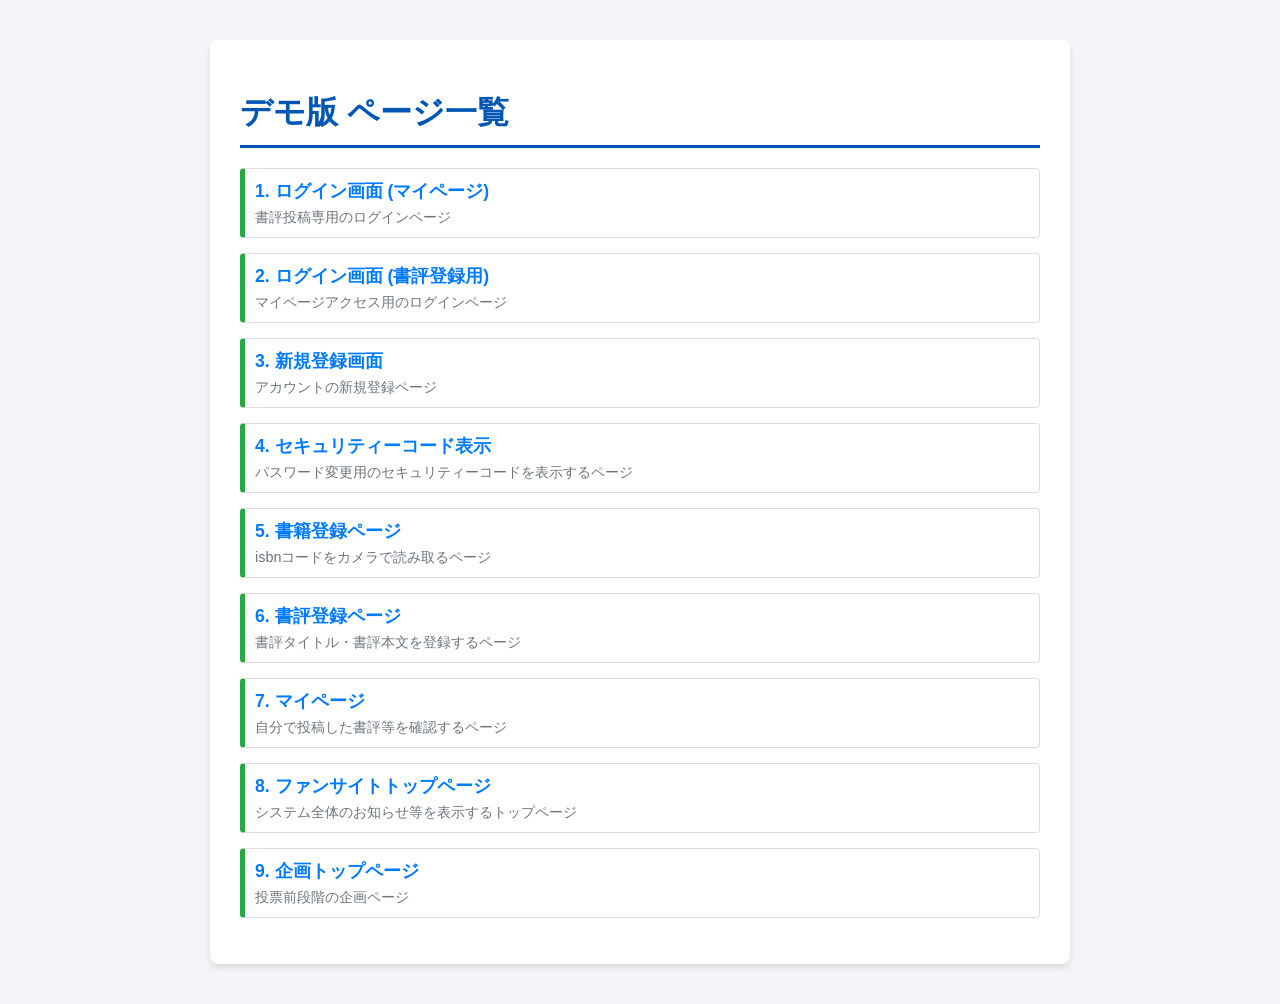
<file: index.html>
<!DOCTYPE html>
<html lang="ja">
<head>
    <meta charset="UTF-8">
    <meta name="viewport" content="width=device-width, initial-scale=1.0">
    <title>システムデモ版 ページ一覧</title>
    <style>
        body {
            font-family: 'Segoe UI', Tahoma, Geneva, Verdana, sans-serif;
            margin: 40px;
            background-color: #f4f4f9;
            color: #333;
        }
        .container {
            max-width: 800px;
            margin: 0 auto;
            background-color: #fff;
            padding: 30px;
            border-radius: 8px;
            box-shadow: 0 4px 6px rgba(0, 0, 0, 0.1);
        }
        h1 {
            color: #0056b3;
            border-bottom: 3px solid #0056b3;
            padding-bottom: 10px;
            margin-bottom: 20px;
        }
        ul {
            list-style: none;
            padding: 0;
        }
        li {
            margin-bottom: 15px;
            padding: 10px;
            border: 1px solid #ddd;
            border-left: 5px solid #28a745;
            border-radius: 4px;
            transition: background-color 0.3s;
        }
        li:hover {
            background-color: #e9ecef;
        }
        a {
            text-decoration: none;
            color: #007bff;
            font-weight: bold;
            display: block;
            font-size: 1.1em;
        }
        a:hover {
            text-decoration: underline;
            color: #0056b3;
        }
        .description {
            display: block;
            font-size: 0.9em;
            color: #6c757d;
            margin-top: 5px;
        }
    </style>
</head>
<body>

<div class="container">
    <h1>デモ版 ページ一覧</h1>

    <ul>
        <li>
            <a href="https://knagaki1225.github.io/20251211_demo/auth/login">1. ログイン画面 (マイページ)</a>
            <span class="description">書評投稿専用のログインページ</span>
        </li>
        <li>
            <a href="https://knagaki1225.github.io/20251211_demo/auth/login?projectId=1">2. ログイン画面 (書評登録用)</a>
            <span class="description">マイページアクセス用のログインページ</span>
        </li>
        <li>
            <a href="https://knagaki1225.github.io/20251211_demo/auth/signup">3. 新規登録画面</a>
            <span class="description">アカウントの新規登録ページ</span>
        </li>
        <li>
            <a href="https://knagaki1225.github.io/20251211_demo/auth/security">4. セキュリティーコード表示</a>
            <span class="description">パスワード変更用のセキュリティーコードを表示するページ</span>
        </li>
        <li>
            <a href="https://knagaki1225.github.io/20251211_demo/books/isbn-search.html">5. 書籍登録ページ</a>
            <span class="description">isbnコードをカメラで読み取るページ</span>
        </li>
        <li>
            <a href="https://knagaki1225.github.io/20251211_demo/books/review-form.html">6. 書評登録ページ</a>
            <span class="description">書評タイトル・書評本文を登録するページ</span>
        </li>
        <li>
            <a href="https://knagaki1225.github.io/20251211_demo/books/mypage">7. マイページ</a>
            <span class="description">自分で投稿した書評等を確認するページ</span>
        </li>
        <li>
            <a href="https://knagaki1225.github.io/20251211_demo/fansite/top">8. ファンサイトトップページ</a>
            <span class="description">システム全体のお知らせ等を表示するトップページ</span>
        </li>
        <li>
            <a href="https://knagaki1225.github.io/20251211_demo/plan/first-ex">9. 企画トップページ</a>
            <span class="description">投票前段階の企画ページ</span>
        </li>
    </ul>
</div>

</body>
</html>
</file>
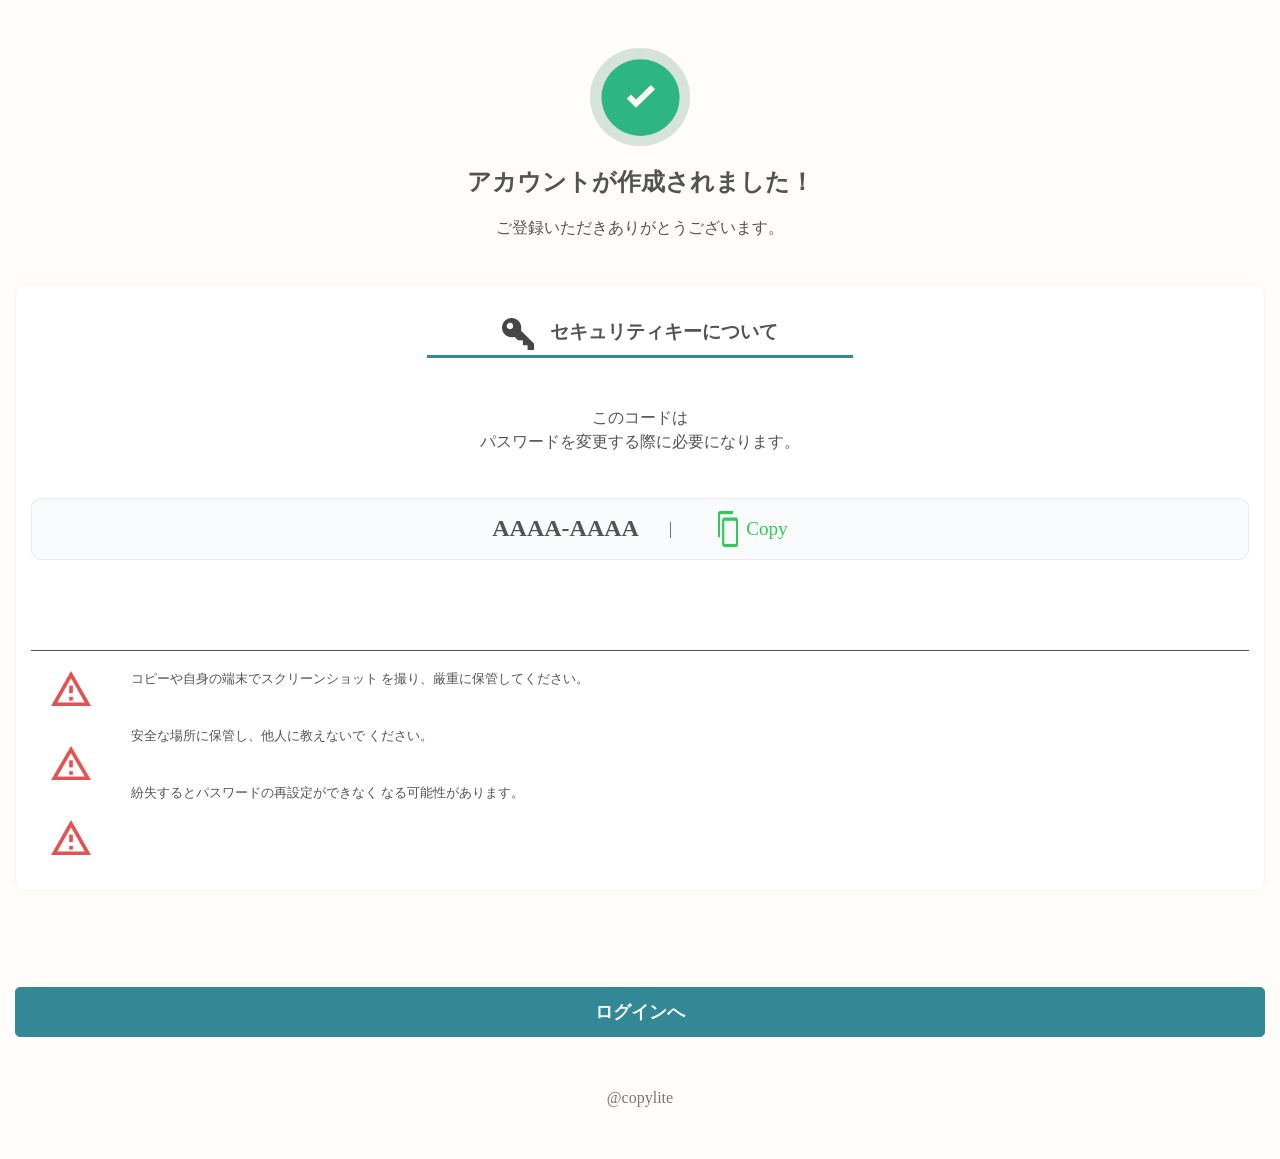
<file: auth/security.html>
<!DOCTYPE html>
<html lang="ja">

<head>
    <meta charset="UTF-8">
    <meta name="viewport" content="width=device-width, initial-scale=1.0">
    <title>セキュリティ</title>
    <link rel="stylesheet" href="../css/auth/security.css">
    <link rel="stylesheet" href="../css/main.css">
    <link rel="stylesheet" href="https://cdnjs.cloudflare.com/ajax/libs/font-awesome/6.0.0-beta3/css/all.min.css">
</head>

<body>


    <main>
        <div class="form-container">
            <div class="check-img-div">
                <img src="../img/check.png" class="check-img" alt="">
            </div>
            <div class="complete-text">
                <h2>アカウントが作成されました！</h2>
                <div class="text-gap">
                    <p class="intro-text">ご登録いただきありがとうございます。</p>
                </div>
            </div>
            <div class="info-box">
                <div class="container">
                    <div class="key-box">
                        <img class="key-img" src="../img/key.png" alt="">
                        <h3>セキュリティキーについて</h3>
                    </div>
                    <div class="underline"></div>
                </div>
                <div class="text-gap">
                    <p class="intro-text">このコードは</p>
                    <p class="intro-text">パスワードを変更する際に必要になります。</p>
                </div>
                <div class="security-code">
                    <p class="security-code-text">AAAA-AAAA</p>
                    <p class="space">|</p>
                    <div class="copy-box">
                        <img src="../img/darft2.png" class="security-img" alt="">
                        <p>Copy</p>
                    </div>
                </div>
                <div class="border-security"></div>
                <div class="squea-box">
                    <div class="maku-box">
                        <img src="../img/!.png" class="maku-security" alt="">
                        <img src="../img/!.png" class="maku-security" alt="">
                        <img src="../img/!.png" class="maku-security" alt="">
                    </div>
                    <div class="maku-text">
                        <p>コピーや自身の端末でスクリーンショット
                            を撮り、厳重に保管してください。</p>
                        <p>安全な場所に保管し、他人に教えないで
                            ください。</p>
                        <p>紛失するとパスワードの再設定ができなく
                            なる可能性があります。</p>
                    </div>
                </div>
            </div>
            <div>
                <a href="login.html?projectId=1" class="btn btn-next-step" id="btn-next-step">
                    ログインへ
                </a>
            </div>
            <footer>@copylite</footer>
    </main>
    <script src="../js/security.js"></script>
</body>

</html>
</file>
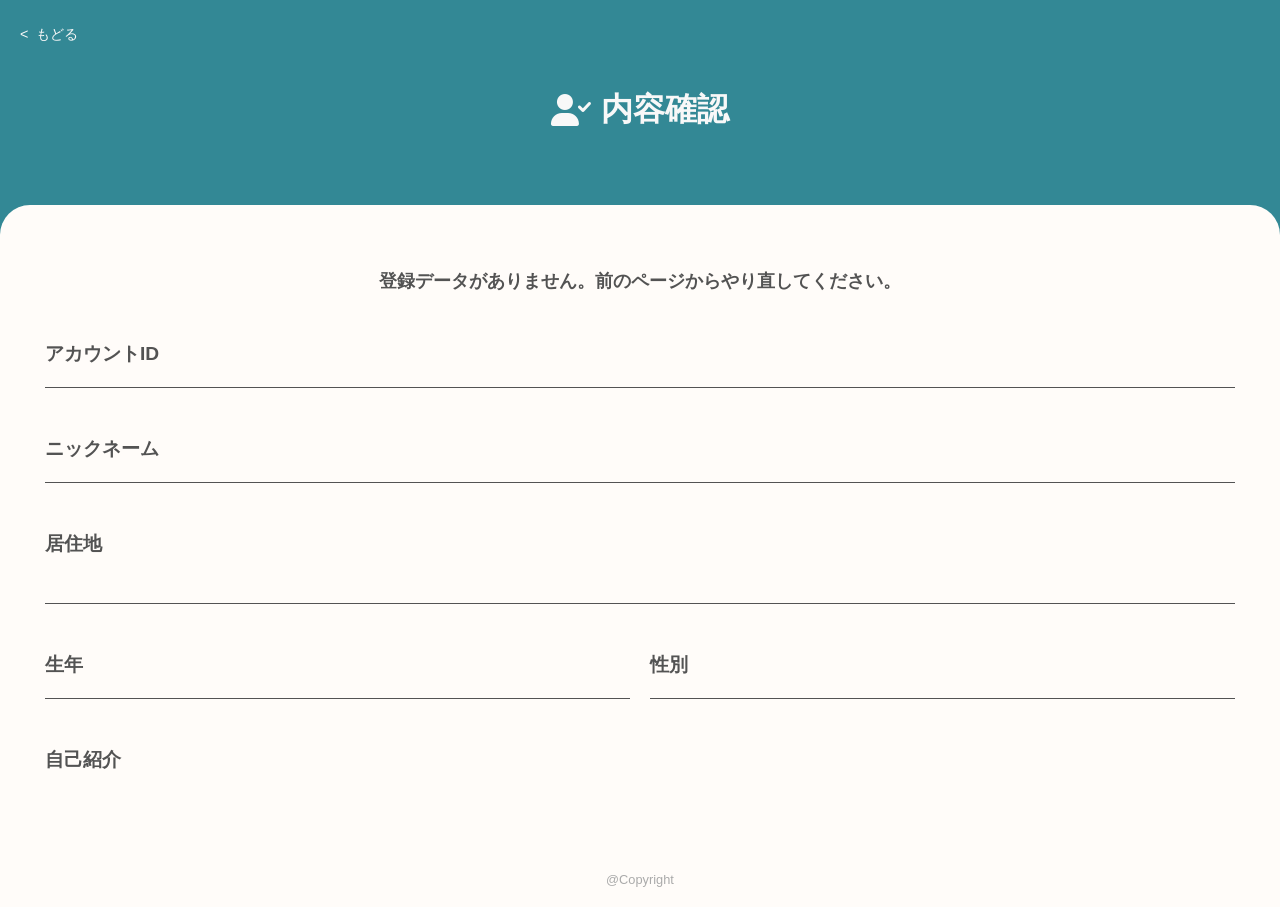
<file: auth/signup-confirm.html>
<!DOCTYPE html>
<html lang="ja">

<head>
    <meta charset="UTF-8">
    <meta name="viewport" content="width=device-width, initial-scale=1.0">
    <title>内容確認</title>
    <link rel="stylesheet" href="../css/auth/signup-confirm.css">
    <link rel="stylesheet" href="../css/main.css">
    <link rel="stylesheet" href="https://cdnjs.cloudflare.com/ajax/libs/font-awesome/6.0.0-beta3/css/all.min.css">
</head>

<body>

    <header class="signup-header">
        <a href="signup.html" class="back-link" id="back-link-with-data">&lt;&nbsp;&nbsp;もどる</a>
        <h1><i class="fas fa-user-check"></i> 内容確認</h1>
    </header>

    <main>
        <div class="form-container">
            <p class="intro-text">内容に誤りがないか、よくご確認ください</p>

            <div class="details-list">
                <div class="detail-item">
                    <label>アカウントID</label>
                    <div class="value-display" id="display-account-id">
                    </div>
                </div>

                <div class="detail-item">
                    <label>ニックネーム</label>
                    <div class="value-display" id="display-nickname">
                    </div>
                </div>

                <div class="detail-item">
                    <label>居住地</label>
                    <div class="value-display inline-values">
                        <span id="display-prefecture"></span>
                        <span id="display-city"></span>
                    </div>
                </div>

                <div class="inline-group">
                    <div class="detail-item half-width">
                        <label>生年</label>
                        <div class="value-display" id="display-year">
                        </div>
                    </div>
                    <div class="detail-item half-width">
                        <label>性別</label>
                        <div class="value-display" id="display-gender">
                        </div>
                    </div>
                </div>

                <div class="detail-item">
                    <label>自己紹介</label>
                    <div class="value-display-bio" id="display-bio">
                    </div>
                </div>
            </div>

            <a href="login.html" class="btn-create-account">アカウントを作成する</a>

        </div>
    </main>

    <footer>
        <p class="copyright">@Copyright</p>
    </footer>

    <script src="../js/signup-confirm.js"></script>
    <script src="../js/theme.js"></script>
</body>

</html>
</file>
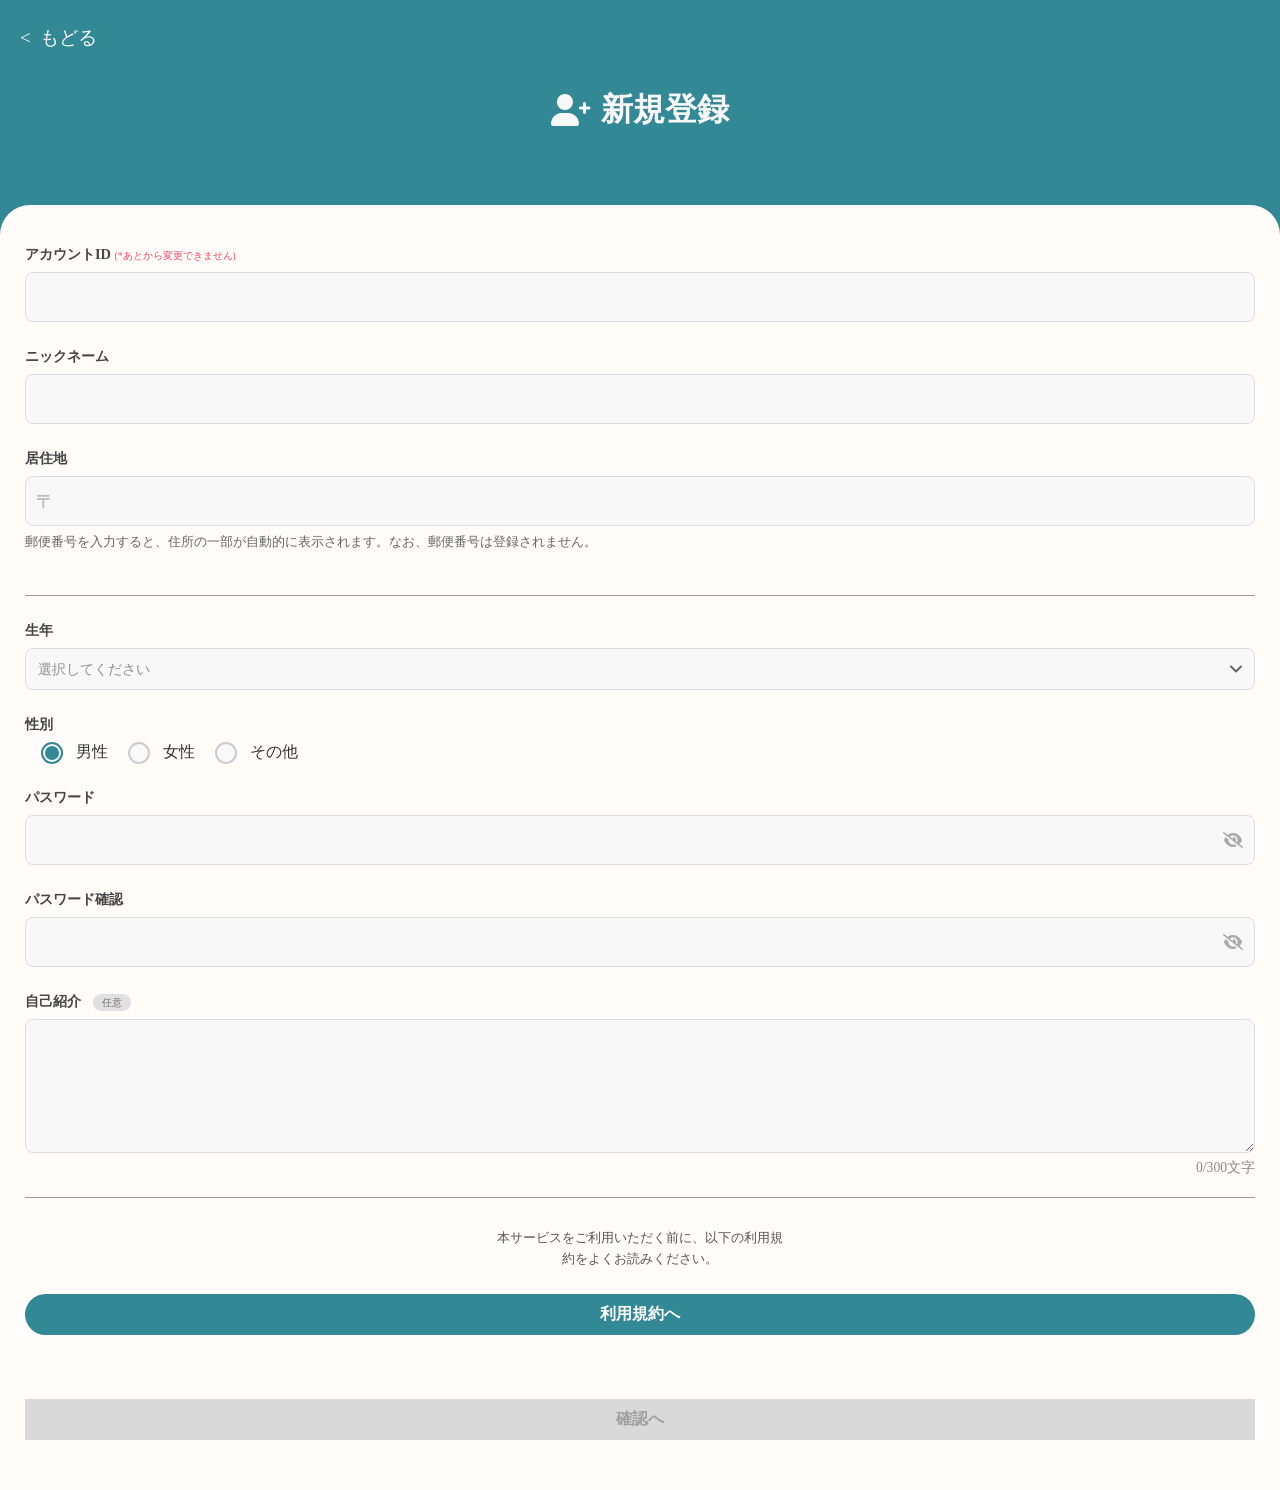
<file: auth/signup.html>
<!DOCTYPE html>
<html lang="ja">

<head>
    <meta charset="UTF-8">
    <meta name="viewport" content="width=device-width, initial-scale=1.0">
    <title>新規登録</title>

    <link rel="stylesheet" href="../css/auth/signup.css">
    <link rel="stylesheet" href="../css/main.css">
    <link rel="stylesheet" href="https://cdnjs.cloudflare.com/ajax/libs/font-awesome/6.0.0-beta3/css/all.min.css">
</head>

<body>

    <header class="signup-header">
        <a href="login.html?projectId=1" class="back-link">&lt;&nbsp;&nbsp;もどる</a>
        <h1><i class="fas fa-user-plus"></i> 新規登録</h1>
    </header>

    <main>
        <div class="form-container">
            <form id="signup-form">
                <div class="form-group">
                    <label for="account-id">アカウントID <span style="color: #FF4564">(*あとから変更できません)</span></label>
                    <input type="text" id="account-id" name="account-id">
                </div>
                <div class="form-group">
                    <label for="nickname">ニックネーム</label>
                    <input type="text" id="nickname" name="nickname">
                </div>
                <div class="form-group">
                    <label for="postal-code">居住地</label>
                    <div class="postal-code-wrapper">
                        <span>〒</span>
                        <input type="number" placeholder="" id="postal-code" name="postal-code">
                    </div>
                    <p class="note">郵便番号を入力すると、住所の一部が自動的に表示されます。なお、郵便番号は登録されません。</p>
                    <div class="address-display">
                        <span id="prefecture"></span>
                        <span id="city"></span>
                    </div>
                </div>
                <div class="form-group">
                    <label for="birth-year">生年</label>
                    <select id="birth-year" name="birth-year">
                        <option value="" selected hidden>選択してください</option>
                    </select>
                </div>
                <div class="form-group">
                    <label>性別</label>
                    <div class="radio-group">
                        <input type="radio" id="male" name="gender" value="male" checked>
                        <label for="male" class="radio-label">男性</label>

                        <input type="radio" id="female" name="gender" value="female">
                        <label for="female" class="radio-label">女性</label>

                        <input type="radio" id="other" name="gender" value="other">
                        <label for="other" class="radio-label">その他</label>
                    </div>
                </div>
                <div class="form-group">
                    <label for="password">パスワード</label>
                    <div class="password-wrapper">
                        <input type="password" id="password" name="password">
                        <i class="fas fa-eye-slash toggle-password"></i>
                    </div>
                </div>
                <div class="form-group">
                    <label for="password-confirm">パスワード確認</label>
                    <div class="password-wrapper">
                        <input type="password" id="password-confirm" name="password-confirm">
                        <i class="fas fa-eye-slash toggle-password"></i>
                    </div>
                </div>
                <div class="form-group bio-wrapper">
                    <label for="bio">自己紹介 <span class="optional-tag">任意</span></label>
                    <textarea id="bio" name="bio" rows="6"></textarea>
                    <div class="char-count"><span id="current-count">0</span>/300文字</div>
                </div>
            </form>
            <hr class="form-divider">
            <p class="terms-notice">
                本サービスをご利用いただく前に、以下の利用規
                <br>約をよくお読みください。
            </p>

            <a href="#" class="btn btn-terms" id="open-terms">利用規約へ</a>

            <a href="signup-confirm.html" class="btn-confirmation btn-submit" id="btn-to-confirm" disabled>確認へ</a>
        </div>
    </main>

    <div class="modal-overlay" id="terms-modal">
        <div class="modal-content">
            <span class="modal-close" id="close-terms">&times;</span>
            <div class="modal-header">
                <h2>利用規約</h2>
                <p class="last-updated">最終更新日: 2025/01/01</p>
            </div>
            <div class="modal-body" id="modal-body-scroll">
                <p>本サービスをご利用いただく前に、以下の利用規約をよくお読みください。本サービスに登録された場合、以下の規約に同意したものとみなします。</p>
                <section>
                    <h3>第1条（適用）</h3>
                    <p>本規約は、ユーザーが本サービスを利用する際の一切の行為に適用されます。</p>
                </section>
                <section>
                    <h3>第2条（登録）</h3>
                    <p>利用を希望する者は、本規約に同意のうえ、所定の方法により登録を行うものとします。</p>
                    <p>登録時に虚偽の情報を入力した場合や、過去に利用停止処分を受けた者の登録はお断りする場合があります。</p>
                </section>
                <section>
                    <h3>第3条（アカウント管理）</h3>
                    <p>ユーザーは、自己の責任においてIDおよびパスワードを管理・保持するものとします。</p>
                    <p>アカウントの不正使用によって生じた損害について、本サービスは一切の責任を負いません。</p>
                </section>
                <section>
                    <h3>第4条（投稿内容）</h3>
                    <p>ユーザーが投稿した書評・コメントなどの内容は、当サービス内で公開される場合があります。</p>
                    <p>ユーザーが退会した後も、投稿内容は残る場合があります（ただし個人情報は削除されます）。</p>
                    <p>法令・公序良俗に反する内容、誹謗中傷、著作権を侵害する投稿は禁止します。</p>
                </section>
                <section>
                    <h3>第5条（禁止事項）</h3>
                    <p>以下の行為を禁止します。</p>
                    <ol>
                        <li>他のユーザーまたは第三者を誹謗・中傷する行為</li>
                        <li>法令に違反する行為</li>
                        <li>営利目的での利用</li>
                        <li>本サービスの運営を妨害する行為</li>
                    </ol>
                </section>
                <section>
                    <h3>第6条（退会）</h3>
                    <p>ユーザーはいつでも退会を申請することができます。</p>
                    <p>退会後も、投稿した書評などのデータは運営上必要な範囲で保持・公開されることがあります。</p>
                </section>
                <section>
                    <h3>第7条（免責事項）</h3>
                    <p>本サービスは、提供情報の正確性・完全性を保証するものではありません。 利用によって生じたいかなる損害についても、当サービスは責任を負いません。</p>
                </section>
                <section>
                    <h3>第8条（規約の変更）</h3>
                    <p>本サービスは、必要に応じて本規約を変更することがあります。 変更後に本サービスを利用した場合は、変更後の規約に同意したものとみなします。</p>
                </section>
            </div>
            <div class="modal-footer">
                <button class="btn-agree" id="agree-terms" disabled>同意する</button>
            </div>
        </div>
    </div>


    <script src="../js/signup.js"></script>
    <script src="../js/theme.js"></script>
</body>

</html>
</file>
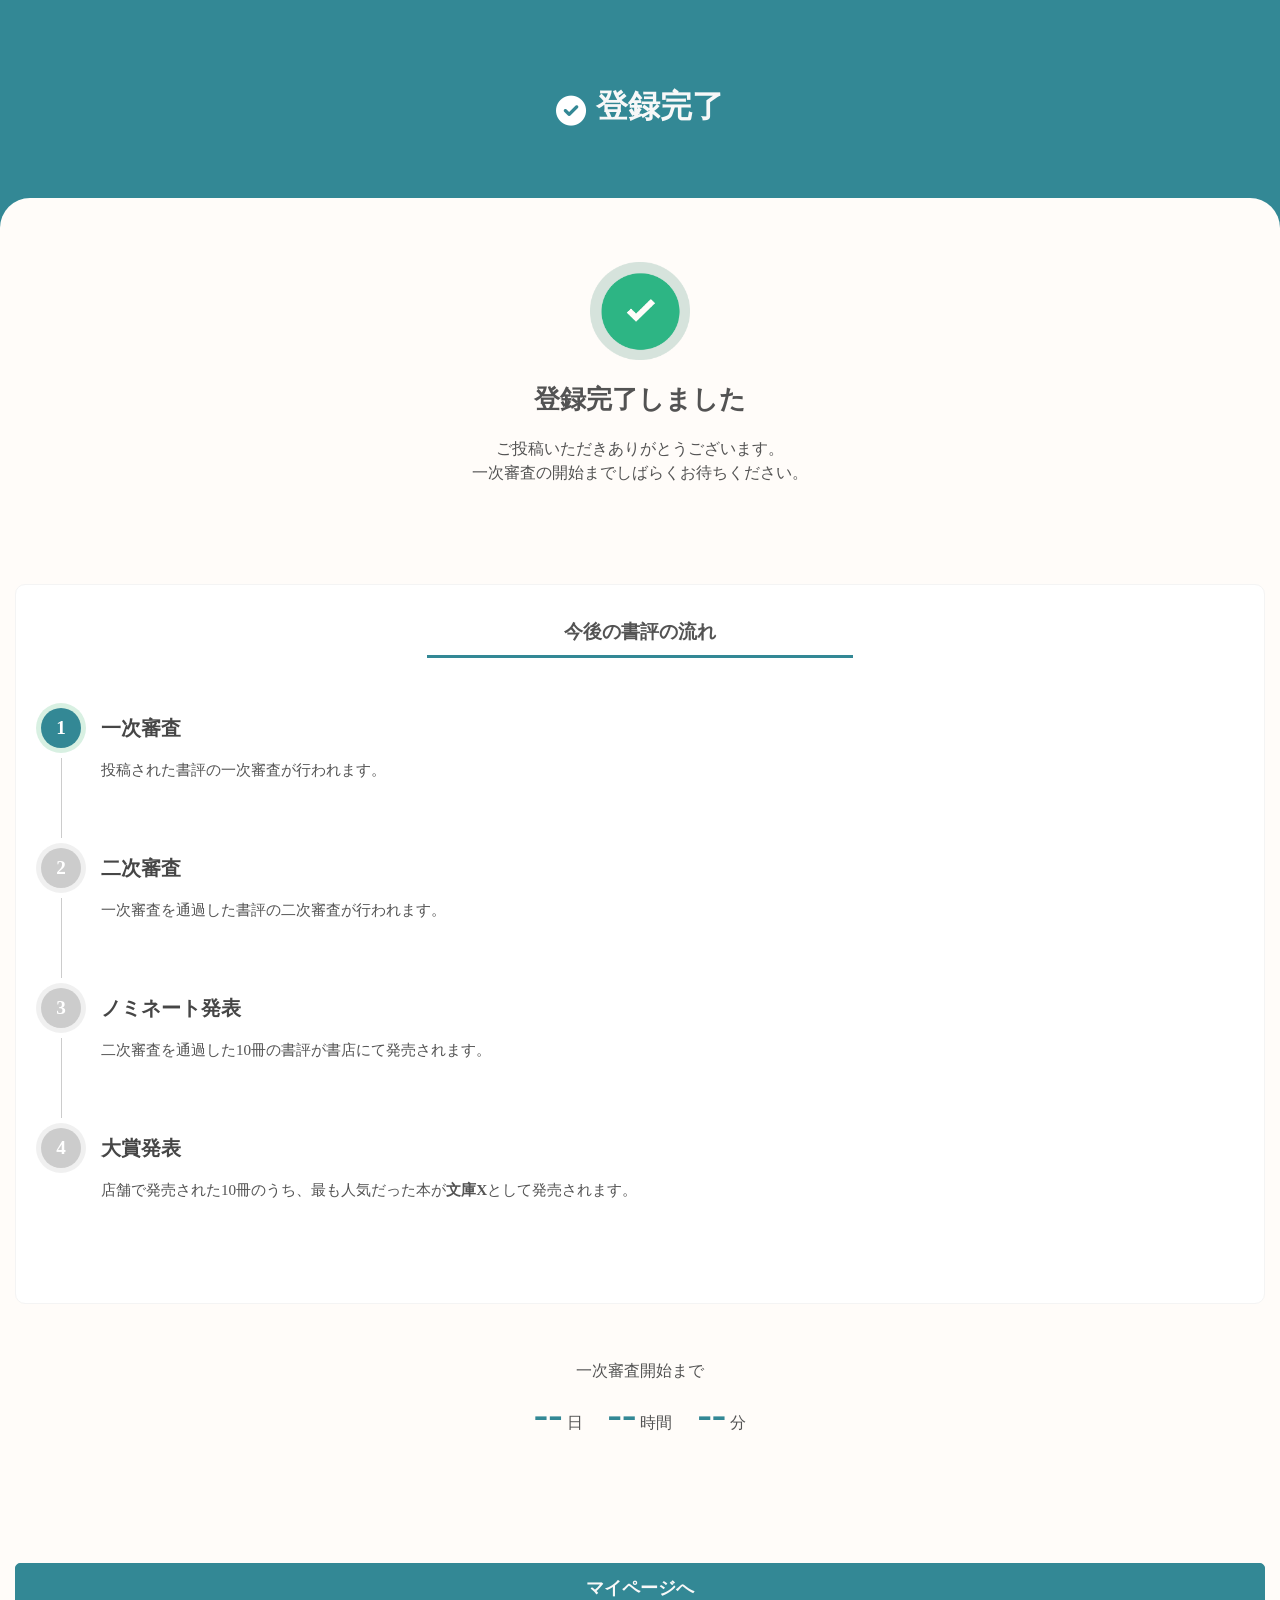
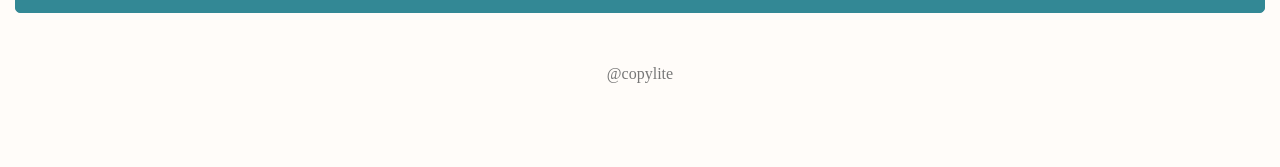
<file: books/book-complete.html>
<!DOCTYPE html>
<html lang="ja">

<head>
    <meta charset="UTF-8">
    <meta name="viewport" content="width=device-width, initial-scale=1.0">
    <title>登録完了</title>
    <link rel="stylesheet" href="../css/books/book-complete.css">
    <link rel="stylesheet" href="../css/main.css">
    <link rel="stylesheet" href="https://cdnjs.cloudflare.com/ajax/libs/font-awesome/6.0.0-beta3/css/all.min.css">
</head>

<body>
    <header class="signup-header">
        <h1>
            <div class="header-title-area" style="text-align: center; margin-bottom: 20px;">
                <h1 style="font-size: 30px; color: #333;">
                    <i class="fas fa-check-circle" style="color: white; "></i>
                </h1>
            </div>
            登録完了
        </h1>
    </header>

    <main>
        <div class="form-container">
            <div class="check-img-div">
                <img src="../img/check.png" class="check-img" alt="">
            </div>
            <div class="complete-text">
                <h2>登録完了しました</h2>
                <div class="text-gap">
                    <p class="intro-text">ご投稿いただきありがとうございます。</p>
                    <p class="intro-text">一次審査の開始までしばらくお待ちください。</p>
                </div>
            </div>
            <div class="info-box">
                <div class="container">
                    <h3>今後の書評の流れ</h3>
                    <div class="underline"></div>
                </div>
                <!-- ステップフロー -->
                <div class="timeline-container">
                    <div class="timeline-step">
                        <div class="step-marker">
                            <div class="circle green">1</div>
                            <div class="line"></div>
                        </div>
                        <div class="step-content">
                            <h3>一次審査</h3>
                            <p>投稿された書評の一次審査が行われます。</p>
                        </div>
                    </div>

                    <div class="timeline-step">
                        <div class="step-marker">
                            <div class="circle gray">2</div>
                            <div class="line"></div>
                        </div>
                        <div class="step-content">
                            <h3>二次審査</h3>
                            <p>一次審査を通過した書評の二次審査が行われます。</p>
                        </div>
                    </div>

                    <div class="timeline-step">
                        <div class="step-marker">
                            <div class="circle gray">3</div>
                            <div class="line"></div>
                        </div>
                        <div class="step-content">
                            <h3>ノミネート発表</h3>
                            <p>二次審査を通過した10冊の書評が書店にて発売されます。</p>
                        </div>
                    </div>

                    <div class="timeline-step">
                        <div class="step-marker">
                            <div class="circle gray">4</div>
                            <div class="line"></div>
                        </div>
                        <div class="step-content">
                            <h3>大賞発表</h3>
                            <p>店舗で発売された10冊のうち、最も人気だった本が<strong>文庫X</strong>として発売されます。</p>
                        </div>
                    </div>
                </div>
            </div>
            <div class="countdown-container">
                <div class="label-text">一次審査開始まで</div>
                <div class="timer-display">
                    <div class="time-group">
                        <span id="days" class="number">--</span>
                        <span class="unit">日</span>
                    </div>
                    <div class="time-group">
                        <span id="hours" class="number">--</span>
                        <span class="unit">時間</span>
                    </div>
                    <div class="time-group">
                        <span id="minutes" class="number">--</span>
                        <span class="unit">分</span>
                    </div>
                </div>
            </div>
            <div>
                <a href="#" class="btn btn-next-step" id="btn-next-step">
                    マイページへ
                </a>
            </div>
            <footer>@copylite</footer>
        </div>
    </main>

    <script>
        let countdownInterval;

        document.addEventListener('DOMContentLoaded', async function () {
            // localStorageからprojectIdを取得
            const reviewDataJson = localStorage.getItem('reviewData');
            
            if (!reviewDataJson) {
                alert('プロジェクト情報が見つかりません。');
                return;
            }

            const reviewData = JSON.parse(reviewDataJson);
            const projectId = reviewData.projectId;

            if (!projectId) {
                alert('プロジェクトIDが見つかりません。');
                return;
            }

            try {
                // APIから締切日時を取得
                const response = await fetch(`http://localhost:8080/api/projects/confirm/${projectId}`);
                
                if (response.ok) {
                    const deadlineString = await response.text();
                    const deadline = new Date(deadlineString.replace(/"/g, ''));
                    
                    // カウントダウンを開始
                    updateCountdown(deadline);
                    countdownInterval = setInterval(() => updateCountdown(deadline), 60000); // 1分ごとに更新
                    console.log(deadline);
                } else {
                    console.error('締切日時の取得に失敗しました');
                    document.getElementById('days').textContent = '--';
                    document.getElementById('hours').textContent = '--';
                    document.getElementById('minutes').textContent = '--';
                }
            } catch (error) {
                console.error('APIエラー:', error);
                document.getElementById('days').textContent = '--';
                document.getElementById('hours').textContent = '--';
                document.getElementById('minutes').textContent = '--';
            }

            // マイページへボタンのイベントリスナー
            document.getElementById('btn-next-step').addEventListener('click', function(e) {
                e.preventDefault();
                
                // localStorageをすべてクリア
                localStorage.clear();
                
                // マイページへ遷移
                window.location.href = 'mypage.html';
            });
        });

        // カウントダウンを更新する関数
        function updateCountdown(deadline) {
            const now = new Date();
            const diff = deadline - now;

            if (diff <= 0) {
                // 締切を過ぎた場合
                document.getElementById('days').textContent = '0';
                document.getElementById('hours').textContent = '0';
                document.getElementById('minutes').textContent = '0';
                if (countdownInterval) {
                    clearInterval(countdownInterval);
                }
                return;
            }

            const days = Math.floor(diff / (1000 * 60 * 60 * 24));
            const hours = Math.floor((diff % (1000 * 60 * 60 * 24)) / (1000 * 60 * 60));
            const minutes = Math.floor((diff % (1000 * 60 * 60)) / (1000 * 60));

            document.getElementById('days').textContent = days;
            document.getElementById('hours').textContent = hours;
            document.getElementById('minutes').textContent = minutes;
        }
    </script>
    
</body>

</html>
</file>
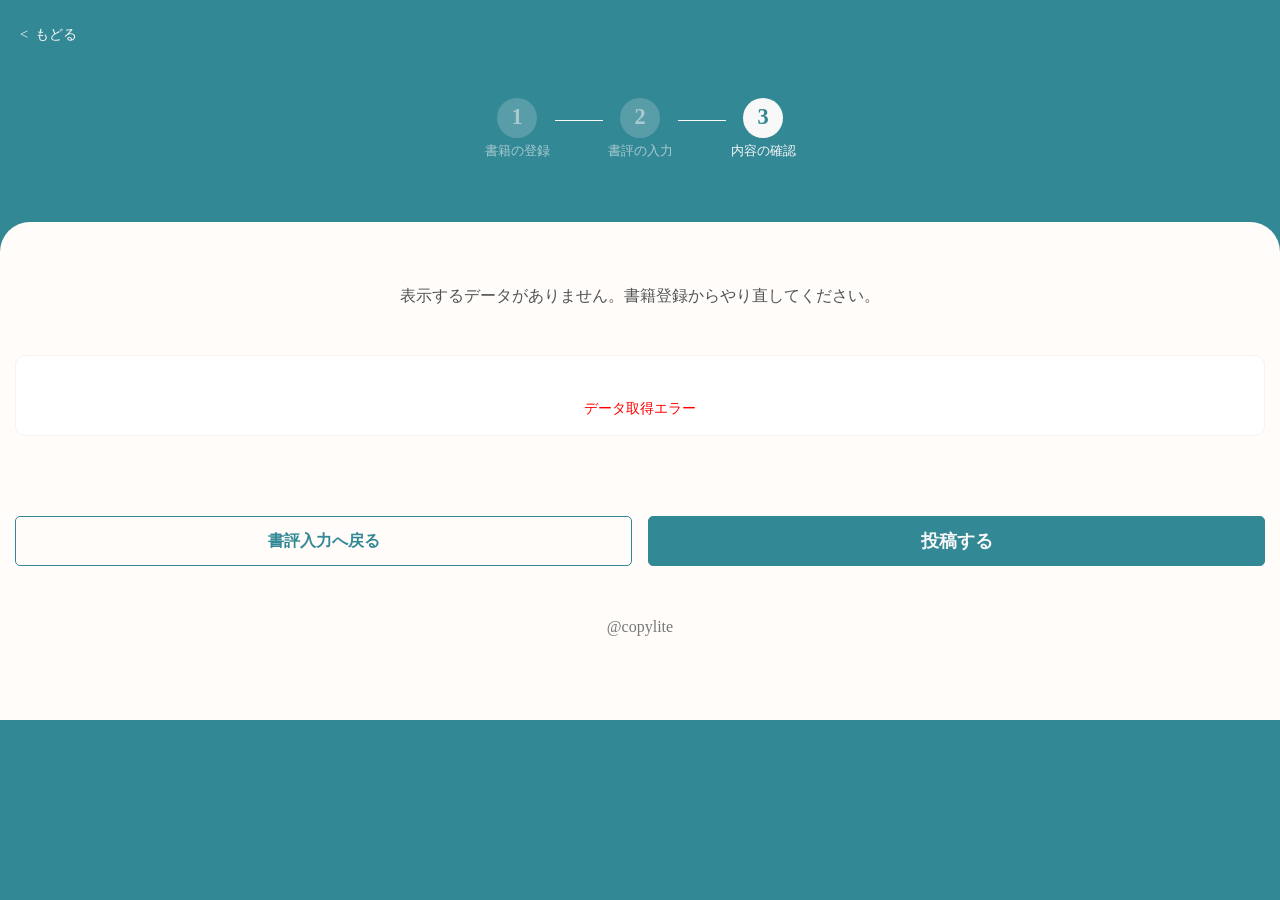
<file: books/Book-reivew.html>
<!DOCTYPE html>

<html lang="ja">

<head>
    <meta charset="UTF-8">
    <meta name="viewport" content="width=device-width, initial-scale=1.0">
    <title>内容確認</title>
    <link rel="stylesheet" href="../css/books/Book-review.css">
    <link rel="stylesheet" href="../css/main.css">
    <link rel="stylesheet" href="https://cdnjs.cloudflare.com/ajax/libs/font-awesome/6.0.0-beta3/css/all.min.css">

</head>

<body>
    <header class="signup-header">
        <a href="review-form.html" class="back-link">&lt;&nbsp;&nbsp;もどる</a>
        <div class="step-indicator">
            <div class="step">
                <div class="step-number">1</div>
                <div class="step-label">書籍の登録</div>
            </div>
            <div class="step-line-box">
                <div class="step-line"></div>
            </div>
            <div class="step">
                <div class="step-number">2</div>
                <div class="step-label">書評の入力</div>
            </div>
            <div class="step-line-box">
                <div class="step-line"></div>
            </div>
            <div class="step active">
                <div class="step-number">3</div>
                <div class="step-label">内容の確認</div>
            </div>
        </div>
    </header>

    <main>
        <div class="form-container">
            <p class="intro-text">登録内容に誤りがないか、よくご確認ください</p>
            <div class="info-box">
                <div class="details-list">
                    <h2 class="book-title" id="result-title">（タイトル）</h2>
                    <div class="book-info-wrapper">
                        <img src="" alt="書影" class="book-cover" id="result-cover">
                        <div class="book-details">
                            <div class="detail-item">
                                <label>著者</label>
                                <p id="result-author">（著者）</p>
                            </div>
                            <div class="detail-item">
                                <label>出版社</label>
                                <p id="result-publisher">（出版社）</p>
                            </div>
                        </div>
                    </div>
                    <div class="detail-top">
                        <div class="detail-item">
                            <label class="label-border">書評タイトル</label>
                            <div class="value-display" id="result-review-title">
                            </div>
                        </div>
                        <div class="detail-item">
                            <label class="label-border">書評内容</label>
                            <div class="value-display-bio" id="result-review-content">
                            </div>
                        </div>
                    </div>
                </div>
            </div>
            <div class="btn-review-box">
                <div class="btn-shadow">
                    <a href="review-form.html" class="btn-review btn-register  btn-color-left">書評入力へ戻る</a>
                </div>
                <div class="btn-shadow">
                    <button id="submit-btn" class="btn-review btn-register btn-color-right">投稿する</button>
                </div>
            </div>
            <footer>@copylite</footer>
        </div>
    </main>


    <script>
        document.addEventListener('DOMContentLoaded', function () {

            // localStorage から reviewData を取得
            const reviewDataJson = localStorage.getItem('reviewData');
            const bookCover = localStorage.getItem('book_cover');

            if (reviewDataJson) {
                const reviewData = JSON.parse(reviewDataJson);

                // 書籍情報表示
                document.getElementById('result-cover').src = bookCover || "https://via.placeholder.com/100x150?text=No+Image";
                document.getElementById('result-title').textContent = reviewData.bookTitle || '情報なし';
                document.getElementById('result-author').textContent = reviewData.bookAuthor || '情報なし';
                document.getElementById('result-publisher').textContent = reviewData.bookPublisher || '情報なし';

                // 書評情報表示
                document.getElementById('result-review-title').textContent = reviewData.reviewTitle || '入力なし';
                document.getElementById('result-review-content').innerHTML = reviewData.reviewContent ?
                    reviewData.reviewContent.replace(/\n/g, '<br>') : '入力なし';

                console.log('取得したデータ:', reviewData);
            } else {
                // データがない場合のエラー処理
                document.querySelector('.intro-text').textContent = '表示するデータがありません。書籍登録からやり直してください。';
                document.querySelector('.details-list').innerHTML = '<p style="text-align: center; color: red;">データ取得エラー</p>';
            }

            // 投稿ボタンのクリックイベント
            document.getElementById('submit-btn').addEventListener('click', async function () {

                window.location.href = 'book-complete.html';

            });

            // Cookieから値を取得する関数
            function getCookie(name) {
                const value = `; ${document.cookie}`;
                const parts = value.split(`; ${name}=`);
                if (parts.length === 2) return parts.pop().split(';').shift();
                return null;
            }
        });
    </script>
</body>

</html>
</file>
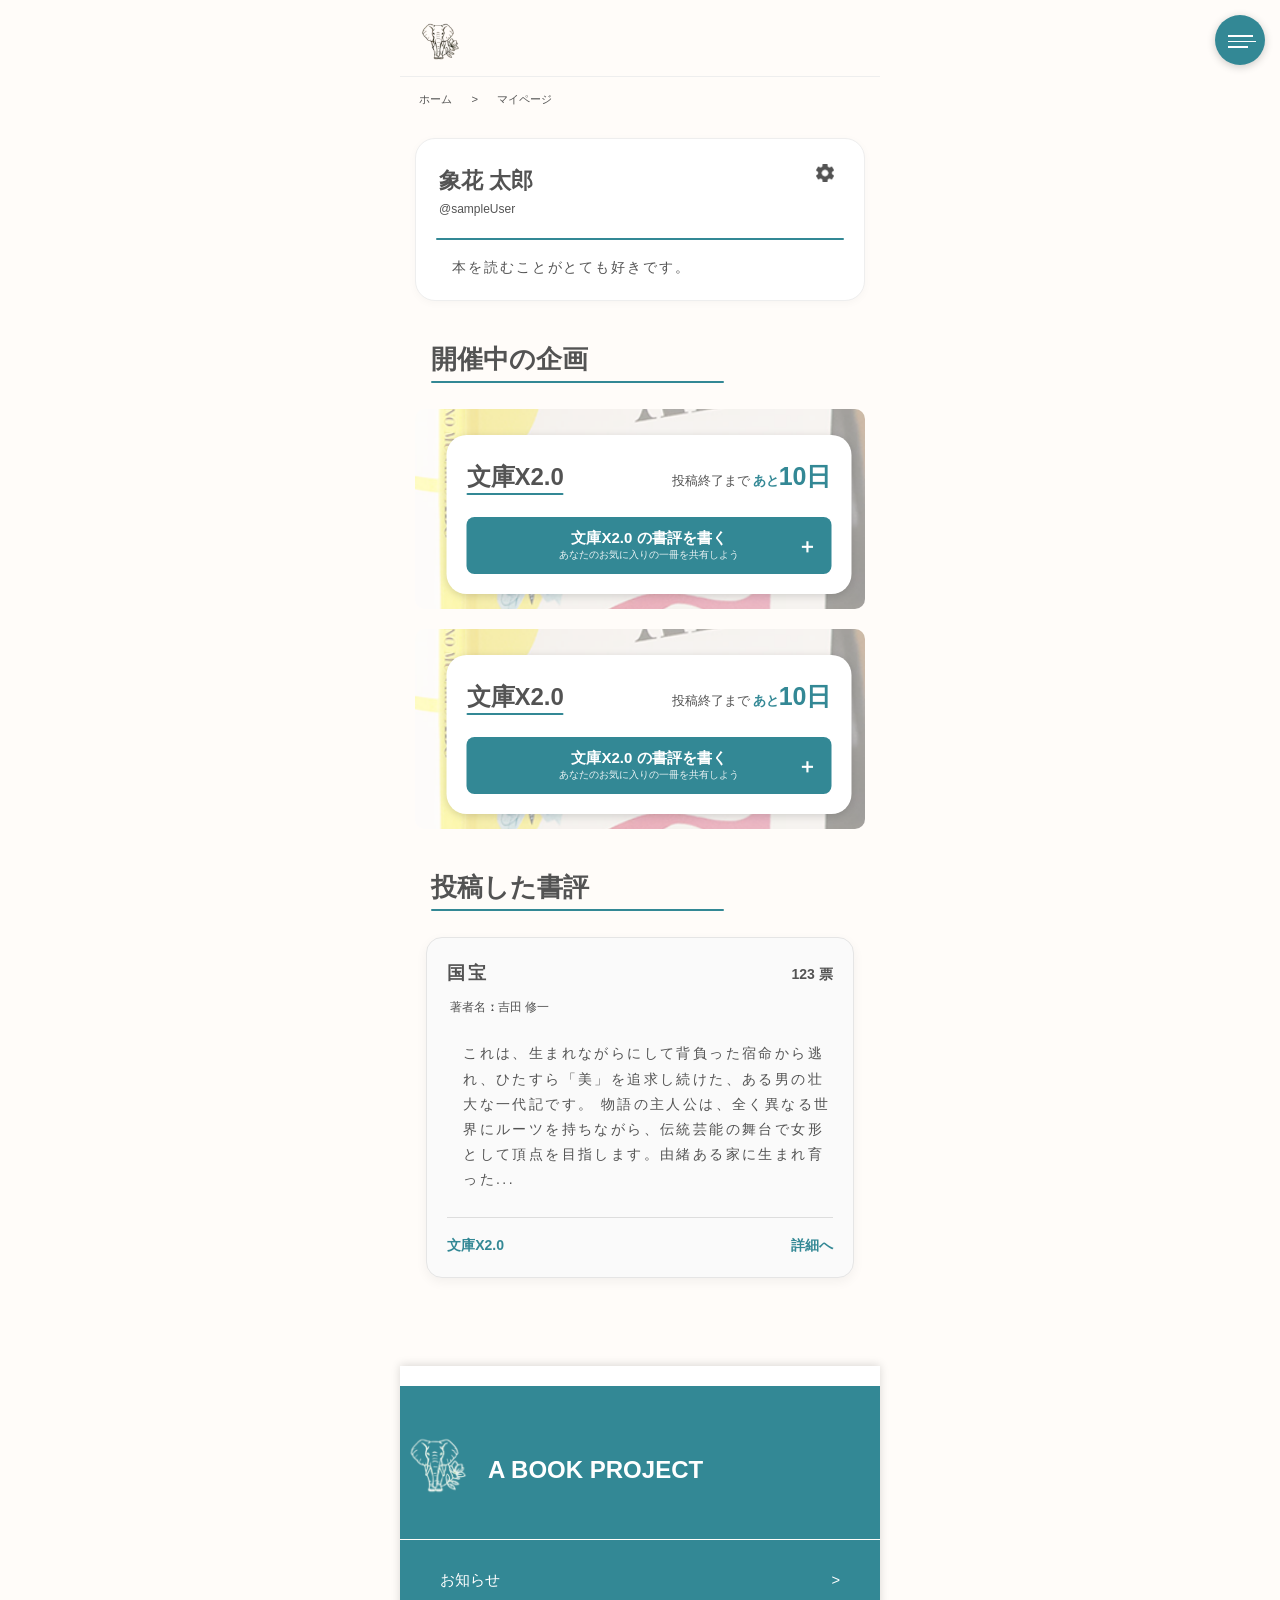
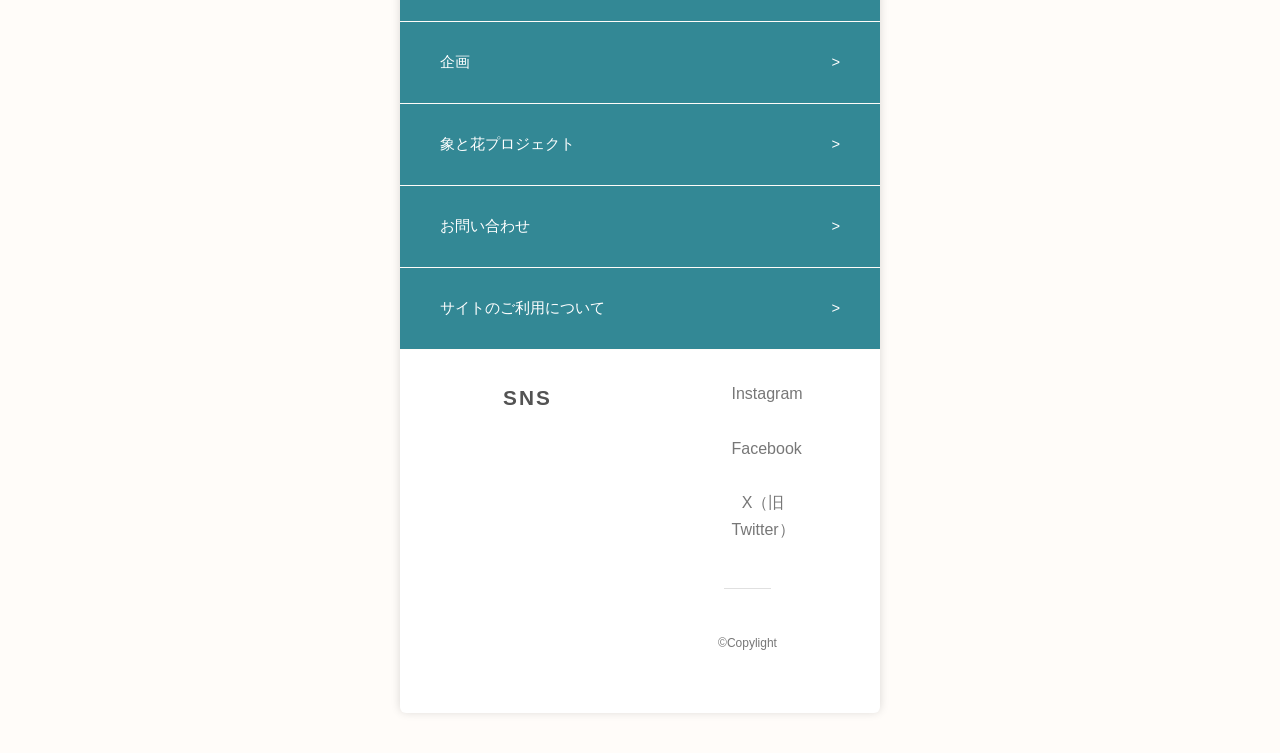
<file: books/mypage.html>
<!DOCTYPE html>
<html lang="ja">

<head>
    <meta charset="UTF-8">
    <meta name="viewport" content="width=device-width, initial-scale=1.0">
    <title>マイページ再現（メニュー付き）</title>
    <link rel="stylesheet" href="../css/main.css">
    <link rel="stylesheet" href="../css/books/mypage.css">
</head>

<body>
    <div class="container">
        <header>
            <div class="logo-placeholder"><img src="../img/象と花実物.png" style="width: 3rem;" alt=""></div>
            <div class="menu-icon" id="menuOpen">
                <div class="menu-icon-box">
                    <span class="span-top"></span>
                    <span class="span-middle"></span>
                    <span class="span-bottom"></span>
                </div>
            </div>
        </header>
        <div class="breadcrumb-box">
            <div class="breadcrumb">ホーム</div>
            <div class="breadcrumb-middle">></div>
            <div class="breadcrumb">マイページ</div>
        </div>
        <div class="all-box">
            <section class="card">
                <div class="profile-header">
                    <div class="profile-box">
                        <h3 class="profile-name" id="profile-name">象花 太郎</h3>
                        <p class="profile-id" id="profile-id">@sampleUser</p>
                    </div>
                    <div class="settings-icon"><img src="../img/gear.png" alt="" width="18px"></div>
                </div>
                <hr class="divider-green">
                <div class="profile-text" id="profile-text">本を読むことがとても好きです。</div>
            </section>

            <div class="section-title-area">
                <h2 class="section-title">開催中の企画</h2>
                <div class="seciton-green"></div>
            </div>

            <!-- 開催中の企画 -->
            <div class="active-event" id="active-event">
                <div class="my-image-box">
                    <section class="card-event">
                        <div class="event-content">
                            <div class="event-info">
                                <div class="event-box">
                                    <div class="event-title">文庫X2.0</div>
                                    <div class="event-green"></div>
                                </div>
                                <div class="count-number-box">
                                    <p class="event-countdown">投稿終了まで</p>
                                    <p class="count-number">あと</p>
                                    <p class="count-unit">10日</p>
                                </div>
                            </div>
                        </div>
                        <button class="action-button">
                            <span class="btn-main-text">文庫X2.0 の書評を書く</span>
                            <span class="btn-sub-text">あなたのお気に入りの一冊を共有しよう</span>
                            <span class="btn-plus">＋</span>
                        </button>
                    </section>
                </div>
                <div class="my-image-box">
                    <section class="card-event">
                        <div class="event-content">
                            <div class="event-info">
                                <div class="event-box">
                                    <div class="event-title">文庫X2.0</div>
                                    <div class="event-green"></div>
                                </div>
                                <div class="count-number-box">
                                    <p class="event-countdown">投稿終了まで</p>
                                    <p class="count-number">あと</p>
                                    <p class="count-unit">10日</p>
                                </div>
                            </div>
                        </div>
                        <button class="action-button">
                            <span class="btn-main-text">文庫X2.0 の書評を書く</span>
                            <span class="btn-sub-text">あなたのお気に入りの一冊を共有しよう</span>
                            <span class="btn-plus">＋</span>
                        </button>
                    </section>
                </div>
            </div>

            <!-- 投稿した書評 -->
            <div class="section-title-area" id="MypageReviewTop">
                <h2 class="section-title">投稿した書評</h2>
                <div class="seciton-green"></div>
            </div>
            <div class="book-card-box">
                <div class="book-card-block" id="book-card-block">
                    <div class="book-card">
                        <div class="card-header">
                            <div class="title-row">
                                <h2 class="book-title">国宝</h2>
                                <span class="vote-count">123 票</span>
                            </div>
                            <div class="author-name-box">
                                <p class="author-name">著者名 ː </p>
                                <p class="author-name">吉田 修一</p>
                            </div>
                        </div>

                        <div class="card-body">
                            <p class="description">
                                これは、生まれながらにして背負った宿命から逃れ、ひたすら「美」を追求し続けた、ある男の壮大な一代記です。
                                物語の主人公は、全く異なる世界にルーツを持ちながら、伝統芸能の舞台で女形として頂点を目指します。由緒ある家に生まれ育った...
                        </div>

                        <div class="card-footer">
                            <span class="tag">文庫X2.0</span>
                            <a href="#" class="details-link">詳細へ</a>
                        </div>
                    </div>
                </div>
                <div class="pagination" id="pagination"></div>
            </div>
        </div>
        <div class="overlay-menu" id="overlayMenu">
            <div class="close-btn" id="menuClose">×</div>

            <ul class="menu-list">
                <li class="menu-item">企画情報</li>
                <div class="menu-separator"></div>

                <li class="menu-item">寄贈情報</li>
                <div class="menu-separator"></div>

                <li class="menu-item">その他情報</li>
                <div class="menu-separator"></div>

                <li class="menu-item">企画一覧</li>
                <div class="menu-separator"></div>

                <a href="../auth/login.html">
                    <li class="menu-item">ログイン</li>
                </a>

            </ul>
        </div>
        <div class="settings-overlay" id="settingsModal">
            <div class="settings-content">
                <a href="#" class="settings-row">
                    <span class="settings-icon-img">
                        <svg width="20" height="20" viewBox="0 0 24 24" fill="none" stroke="#555" stroke-width="2">
                            <path d="M11 4H4a2 2 0 0 0-2 2v14a2 2 0 0 0 2 2h14a2 2 0 0 0 2-2v-7"></path>
                            <path d="M18.5 2.5a2.121 2.121 0 0 1 3 3L12 15l-4 1 1-4 9.5-9.5z"></path>
                        </svg>
                    </span>
                    <span class="settings-text">アカウント情報編集</span>
                    <span class="settings-arrow">&gt;</span>
                </a>

                <div class="settings-line"></div>

                <a href="#" class="settings-row">
                    <span class="settings-icon-img">
                        <svg width="20" height="20" viewBox="0 0 24 24" fill="none" stroke="#555" stroke-width="2">
                            <path d="M16 21v-2a4 4 0 0 0-4-4H5a4 4 0 0 0-4 4v2"></path>
                            <circle cx="8.5" cy="7" r="4"></circle>
                            <line x1="20" y1="8" x2="20" y2="14"></line>
                            <line x1="23" y1="11" x2="17" y2="11"></line>
                        </svg>
                    </span>
                    <span class="settings-text">アカウント退会手続き</span>
                    <span class="settings-arrow">&gt;</span>
                </a>
            </div>

        </div>
        <footer class="footer-all">
            <div class="footer-menu">
                <div class="footer-top">
                    <img src="../img/象と花-白.png" style="width: 4.5rem;" alt="">
                    <p class="footer-white-text">A BOOK PROJECT</p>
                </div>
                <a href="#" class="footer-menu-item-top">
                    <p>お知らせ</p>
                    <p>></p>
                </a>
                <a href="#" class="footer-menu-item">
                    <p>企画</p>
                    <p>></p>
                </a>
                <a href="#" class="footer-menu-item">
                    <p>象と花プロジェクト</p>
                    <p>></p>
                </a>
                <a href="#" class="footer-menu-item">
                    <p>お問い合わせ</p>
                    <p>></p>
                </a>
                <a href="#" class="footer-menu-item">
                    <p>サイトのご利用について</p>
                    <p>></p>
                </a>
            </div>


            <!-- SNSブロック -->
            <div class="footer-sns">
                <div class="sns-box">
                    <div class="footer-sns-title">SNS</div>
                    <div class="sns-box-icons">
                        <div class="sns-icons">
                            <div src="../img/instagram.png" class="sns-icon" alt="">
                            <div src="../img/facebook.png" class="sns-icon-facebook" alt="">
                            <div src="../img/x.png" class="sns-icon-x" alt="">
                        </div>

                        <div class="sns-labels">
                            <span>Instagram</span>
                            <span>Facebook</span>
                            <span>X（旧Twitter）</span>
                        </div>
                    </div>
                </div>
                <div class="footer-line"></div>

                <div class="footer-copy">©Copylight</div>
            </div>
        </footer>
    </div>



    <script>
        // ▼▼▼ 要素を取得 ▼▼▼
        const menuOpen = document.getElementById('menuOpen');   // ハンバーガーメニューのアイコン
        const menuClose = document.getElementById('menuClose'); // ハンバーガーメニューの閉じるボタン
        const overlayMenu = document.getElementById('overlayMenu'); // ハンバーガーメニュー本体

        const gearButton = document.querySelector('.settings-icon'); // 歯車アイコン
        const settingsModal = document.getElementById('settingsModal'); // 設定モーダル本体

        // ▼▼▼ ハンバーガーメニューの動作（既存のまま） ▼▼▼
        menuOpen.addEventListener('click', () => {
            overlayMenu.classList.add('active');
        });

        menuClose.addEventListener('click', () => {
            overlayMenu.classList.remove('active');
        });

        // 1. 歯車を押したときの動作
        gearButton.addEventListener('click', (e) => {
            // add ではなく toggle にすることで、「開く/閉じる」を繰り返せます
            settingsModal.classList.toggle('active');
        });

        // 2. モーダルの背景（黒い部分）を押したときの動作
        settingsModal.addEventListener('click', (e) => {
            // クリックした場所が「モーダル本体(settingsModal)」そのものだった場合のみ閉じる
            // （中の白い箱をクリックしても閉じないようにする判定）
            if (e.target === settingsModal) {
                settingsModal.classList.remove('active');
            }
        });

    </script>
    <script src="../js/mypage.js"></script>
</body>

</html>
</file>
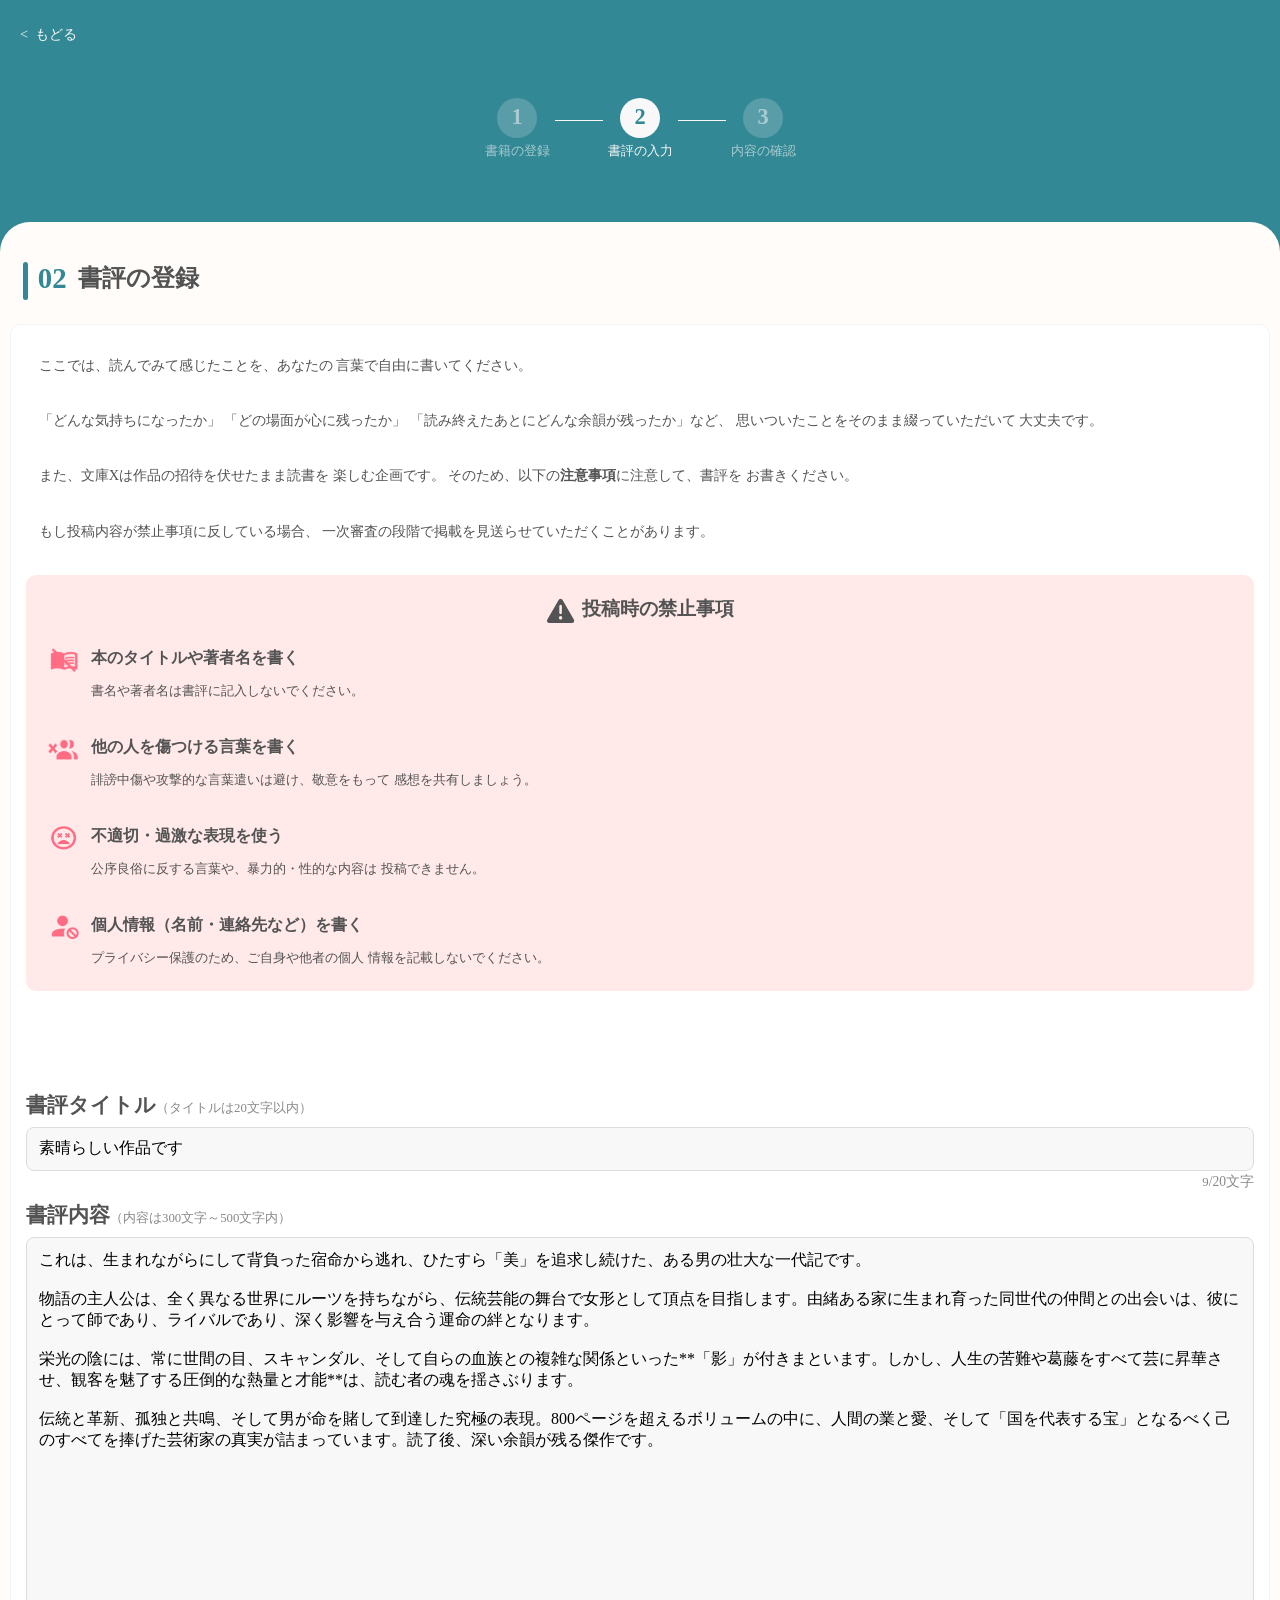
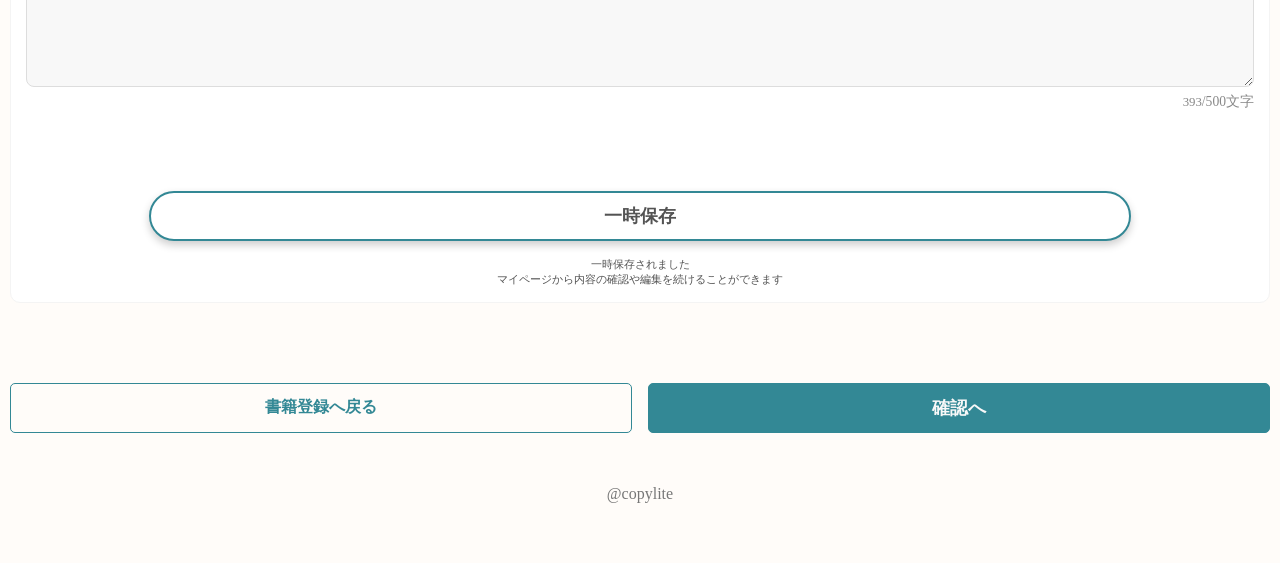
<file: books/review-form.html>
<!DOCTYPE html>
<html lang="ja">

<head>
    <meta charset="UTF-8">
    <meta name="viewport" content="width=device-width, initial-scale=1.0">
    <title>書評の登録</title>
    <link rel="stylesheet" href="../css/books/review-form.css">
    <link rel="stylesheet" href="../css/main.css">
    <link rel="stylesheet" href="https://cdnjs.cloudflare.com/ajax/libs/font-awesome/6.0.0-beta3/css/all.min.css">
</head>

<body>
    <header class="signup-header">
        <a href="../books/isbn-search.html" class="back-link">&lt;&nbsp;&nbsp;もどる</a>
        <div class="step-indicator">
            <div class="step">
                <div class="step-number">1</div>
                <div class="step-label">書籍の登録</div>
            </div>
            <div class="step-line-box">
                <div class="step-line"></div>
            </div>
            <div class="step active">
                <div class="step-number">2</div>
                <div class="step-label">書評の入力</div>
            </div>
            <div class="step-line-box">
                <div class="step-line"></div>
            </div>
            <div class="step">
                <div class="step-number">3</div>
                <div class="step-label">内容の確認</div>
            </div>
        </div>
    </header>

    <main>
        <div class="form-container">
            <div class="current-step-title">
                <span>02</span>
                <h2>書評の登録</h2>
            </div>
            <div class="info-box">
                <p class="book-review">ここでは、読んでみて感じたことを、あなたの
                    言葉で自由に書いてください。</p>
                <p class="book-review">「どんな気持ちになったか」
                    「どの場面が心に残ったか」
                    「読み終えたあとにどんな余韻が残ったか」など、
                    思いついたことをそのまま綴っていただいて
                    大丈夫です。</p>
                <p class="book-review">また、文庫Xは作品の招待を伏せたまま読書を
                    楽しむ企画です。
                    そのため、以下の<span class="text-bold">注意事項</span>に注意して、書評を
                    お書きください。</p>
                <p class="book-review">もし投稿内容が禁止事項に反している場合、
                    一次審査の段階で掲載を見送らせていただくことがあります。</p>

                <div class="forbidden-box">
                    <div class="info-box-title">
                        <i class="fas fa-exclamation-triangle"></i>
                        <h3>投稿時の禁止事項</h3>
                    </div>
                    <div style="display: block;">
                        <div class="forbidden-review">
                            <img src="../img/book.png" alt="">
                            <div class="forbidden-text">
                                <h4>本のタイトルや著者名を書く</h4>
                                <p>書名や著者名は書評に記入しないでください。</p>
                            </div>
                        </div>
                        <div class="forbidden-review">
                            <img src="../img/not_people.png">
                            <div class="forbidden-text">
                                <h4>他の人を傷つける言葉を書く</h4>
                                <p>誹謗中傷や攻撃的な言葉遣いは避け、敬意をもって
                                    感想を共有しましょう。</p>
                            </div>
                        </div>
                        <div class="forbidden-review">
                            <img src="../img/face.png">
                            <div class="forbidden-text">
                                <h4>不適切・過激な表現を使う</h4>
                                <p>公序良俗に反する言葉や、暴力的・性的な内容は
                                    投稿できません。</p>
                            </div>
                        </div>
                        <div class="forbidden-review">
                            <img src="../img/people.png">
                            <div class="forbidden-text">
                                <h4>個人情報（名前・連絡先など）を書く</h4>
                                <p>プライバシー保護のため、ご自身や他者の個人
                                    情報を記載しないでください。</p>
                            </div>
                        </div>
                    </div>
                </div>
                <form id="signup-form">
                    <div class="form-group bio-wrapper">
                        <label for="account-id">書評タイトル<span>（タイトルは20文字以内）</span></label>
                        <input type="text" id="account-id" name="account-id" value="素晴らしい作品です">
                        <div class="char-count"><span>9</span>/20文字</div>
                    </div>
                    <div class="form-group bio-wrapper bio-bottom">
                        <label for="bio">書評内容<span>（内容は300文字～500文字内）</span></label>
                        <textarea id="bio" name="bio" rows="6">
これは、生まれながらにして背負った宿命から逃れ、ひたすら「美」を追求し続けた、ある男の壮大な一代記です。

物語の主人公は、全く異なる世界にルーツを持ちながら、伝統芸能の舞台で女形として頂点を目指します。由緒ある家に生まれ育った同世代の仲間との出会いは、彼にとって師であり、ライバルであり、深く影響を与え合う運命の絆となります。

栄光の陰には、常に世間の目、スキャンダル、そして自らの血族との複雑な関係といった**「影」が付きまといます。しかし、人生の苦難や葛藤をすべて芸に昇華させ、観客を魅了する圧倒的な熱量と才能**は、読む者の魂を揺さぶります。

伝統と革新、孤独と共鳴、そして男が命を賭して到達した究極の表現。800ページを超えるボリュームの中に、人間の業と愛、そして「国を代表する宝」となるべく己のすべてを捧げた芸術家の真実が詰まっています。読了後、深い余韻が残る傑作です。
                        </textarea>
                        <div class="char-count"><span id="current-count">393</span>/500文字</div>
                    </div>
                    <div class="btn-shadow">
                        <a href="" id="temp-save-btn" class="btn btn-register">一時保存</a>
                    </div>
                </form>
                <div class="text-keep-box">
                    <p class="text-keep">一時保存されました</p>
                    <p class="text-keep">マイページから内容の確認や編集を続けることができます</p>
                </div>
            </div>
            <div class="btn-review-box">
                <div class="btn-shadow">
                    <a href="isbn-search.html" class="btn-review btn-register  btn-color-left">書籍登録へ戻る</a>
                </div>
                <div class="btn-shadow">
                    <a href="Book-reivew.html" id="confirm-btn" class="btn-review btn-register btn-color-right">確認へ</a>
                </div>
            </div>
            <footer>@copylite</footer>

        </div>
    </main>

    <script>
        document.addEventListener('DOMContentLoaded', function () {
            // ==========================================
            // 要素の取得
            // ==========================================
            const titleInput = document.getElementById('account-id'); // 書評タイトル入力欄
            const bioInput = document.getElementById('bio');       // 書評内容入力欄
            const titleCountSpan = document.querySelector('.form-group .char-count span'); // タイトル文字数
            const currentCount = document.getElementById('current-count'); // 内容文字数

            // ボタン
            const confirmBtn = document.querySelector('a[href="Book-reivew.html"]'); // 確認へ
            const tempSaveBtn = document.querySelector('a[href="signup.html"]'); // 一時保存

            // ==========================================
            // 1. ページ読み込み時にlocalStorageから復元 (reviewDataが存在する場合)
            // ==========================================
            const savedReviewDataJson = localStorage.getItem('reviewData');

            if (savedReviewDataJson) {
                try {
                    const savedReviewData = JSON.parse(savedReviewDataJson);

                    // JSON形式: { reviewTitle: "...", reviewContent: "...", ... } から復元
                    if (titleInput && savedReviewData.reviewTitle) {
                        titleInput.value = savedReviewData.reviewTitle;
                    }
                    if (bioInput && savedReviewData.reviewContent) {
                        bioInput.value = savedReviewData.reviewContent;
                    }

                    // 文字数カウント表示を更新
                    if (titleInput) titleInput.dispatchEvent(new Event('input'));
                    if (bioInput) bioInput.dispatchEvent(new Event('input'));

                } catch (e) {
                    console.error("データの読み込みに失敗しました", e);
                }
            }

            // ==========================================
            // 2. 文字数カウント機能
            // ==========================================
            // 書評内容（300〜500文字）
            if (bioInput && currentCount) {
                bioInput.addEventListener('input', function () {
                    const length = bioInput.value.length;
                    currentCount.textContent = length;
                    if (length > 500 || length < 300) {
                        currentCount.style.color = 'red';
                    } else {
                        currentCount.style.color = '#888';
                    }
                });
            }

            // 書評タイトル（1〜20文字）
            if (titleInput && titleCountSpan) {
                titleInput.addEventListener('input', function () {
                    const len = titleInput.value.length;
                    titleCountSpan.textContent = len;
                    if (len > 20 || len < 1) {
                        titleCountSpan.style.color = 'red';
                    } else {
                        titleCountSpan.style.color = '#888';
                    }
                });
            }

            // ==========================================
            // 3. データ保存用の関数 (指定のJSON形式で保存)
            // ==========================================
            function saveReviewDataToLocal() {
                // 既存のLocalStorageから書籍情報等を取得
                // キー名は指定された snake_case のものを使用
                const existingProjectId = localStorage.getItem('projectId');
                const existingIsbn = localStorage.getItem('book_isbn');
                const existingTitle = localStorage.getItem('book_title');
                const existingPublisher = localStorage.getItem('book_publisher');
                const existingAuthor = localStorage.getItem('book_author');

                // 指定されたJSON形式でオブジェクトを作成
                const dataToSave = {
                    projectId: existingProjectId ? Number(existingProjectId) : 1, // 数値に変換。なければ仮で1
                    bookIsbn: existingIsbn || "",
                    bookTitle: existingTitle || "",
                    bookPublisher: existingPublisher || "",
                    bookAuthor: existingAuthor || "",
                    reviewTitle: titleInput.value,  // 入力欄の値
                    reviewContent: bioInput.value   // 入力欄の値
                };

                // 'reviewData' というキーでJSON文字列として保存
                localStorage.setItem('reviewData', JSON.stringify(dataToSave));
            }

            // ==========================================
            // 4. 「確認へ」ボタンクリック時の処理
            // ==========================================
            if (confirmBtn) {
                confirmBtn.addEventListener('click', function (e) {
                    e.preventDefault(); // 画面遷移を一旦停止

                    // バリデーション（入力チェック）
                    const reviewTitle = titleInput.value;
                    const reviewContent = bioInput.value;

                    if (!reviewTitle.trim()) {
                        alert('書評タイトルを入力してください。');
                        return;
                    }
                    if (reviewTitle.length < 1 || reviewTitle.length > 20) {
                        alert(`書評タイトルは1〜20文字で入力してください。（現在: ${reviewTitle.length}文字）`);
                        return;
                    }

                    const length = reviewContent.length;
                    if (length < 300 || length > 500) {
                        alert(`書評内容は300文字以上500文字以内で入力してください。（現在: ${length}文字）`);
                        return;
                    }

                    // 保存実行
                    saveReviewDataToLocal();

                    // 確認画面へ遷移
                    window.location.href = this.href;
                });
            }

            // ==========================================
            // 5. 「一時保存」ボタンクリック時の処理
            // ==========================================
            if (tempSaveBtn) {
                tempSaveBtn.addEventListener('click', function (e) {
                    e.preventDefault();

                    // バリデーションなしで保存
                    saveReviewDataToLocal();

                    alert('書評の内容を一時保存しました。');

                    // 遷移（マイページ等に戻る場合）
                    window.location.href = this.href;
                });
            }
        });
    </script>

    <script>
        document.addEventListener('DOMContentLoaded', function () {
            // localStorageから書籍情報を取得（snake_caseのキー）
            const title = localStorage.getItem("book_title");
            const author = localStorage.getItem("book_author");
            const publisher = localStorage.getItem("book_publisher");

            // 画像URLは前の画面の実装次第ですが、ここでは 'book_cover' と仮定
            // もし bookData オブジェクトとして保存されている場合はそちらを参照してください
            const cover = localStorage.getItem("book_cover") || "../img/book.png";

            // 表示先の要素を取得
            // ※HTML内に id="disp-title" 等の要素があるか確認してください
            // 現在のHTMLにはこれらのIDを持つ要素が見当たりませんが、
            // ページ上部に書籍情報を表示するエリアがある場合のために残しています。

            // const dispTitle = document.getElementById("disp-title");
            // const dispAuthor = document.getElementById("disp-author");
            // const dispPublisher = document.getElementById("disp-publisher");
            // const dispCover = document.getElementById("disp-cover");

            // if (dispTitle && title) dispTitle.textContent = title;
            // if (dispAuthor && author) dispAuthor.textContent = author;
            // if (dispPublisher && publisher) dispPublisher.textContent = publisher;
            // if (dispCover && cover) dispCover.src = cover;
        });
    </script>
</body>

</html>
</file>
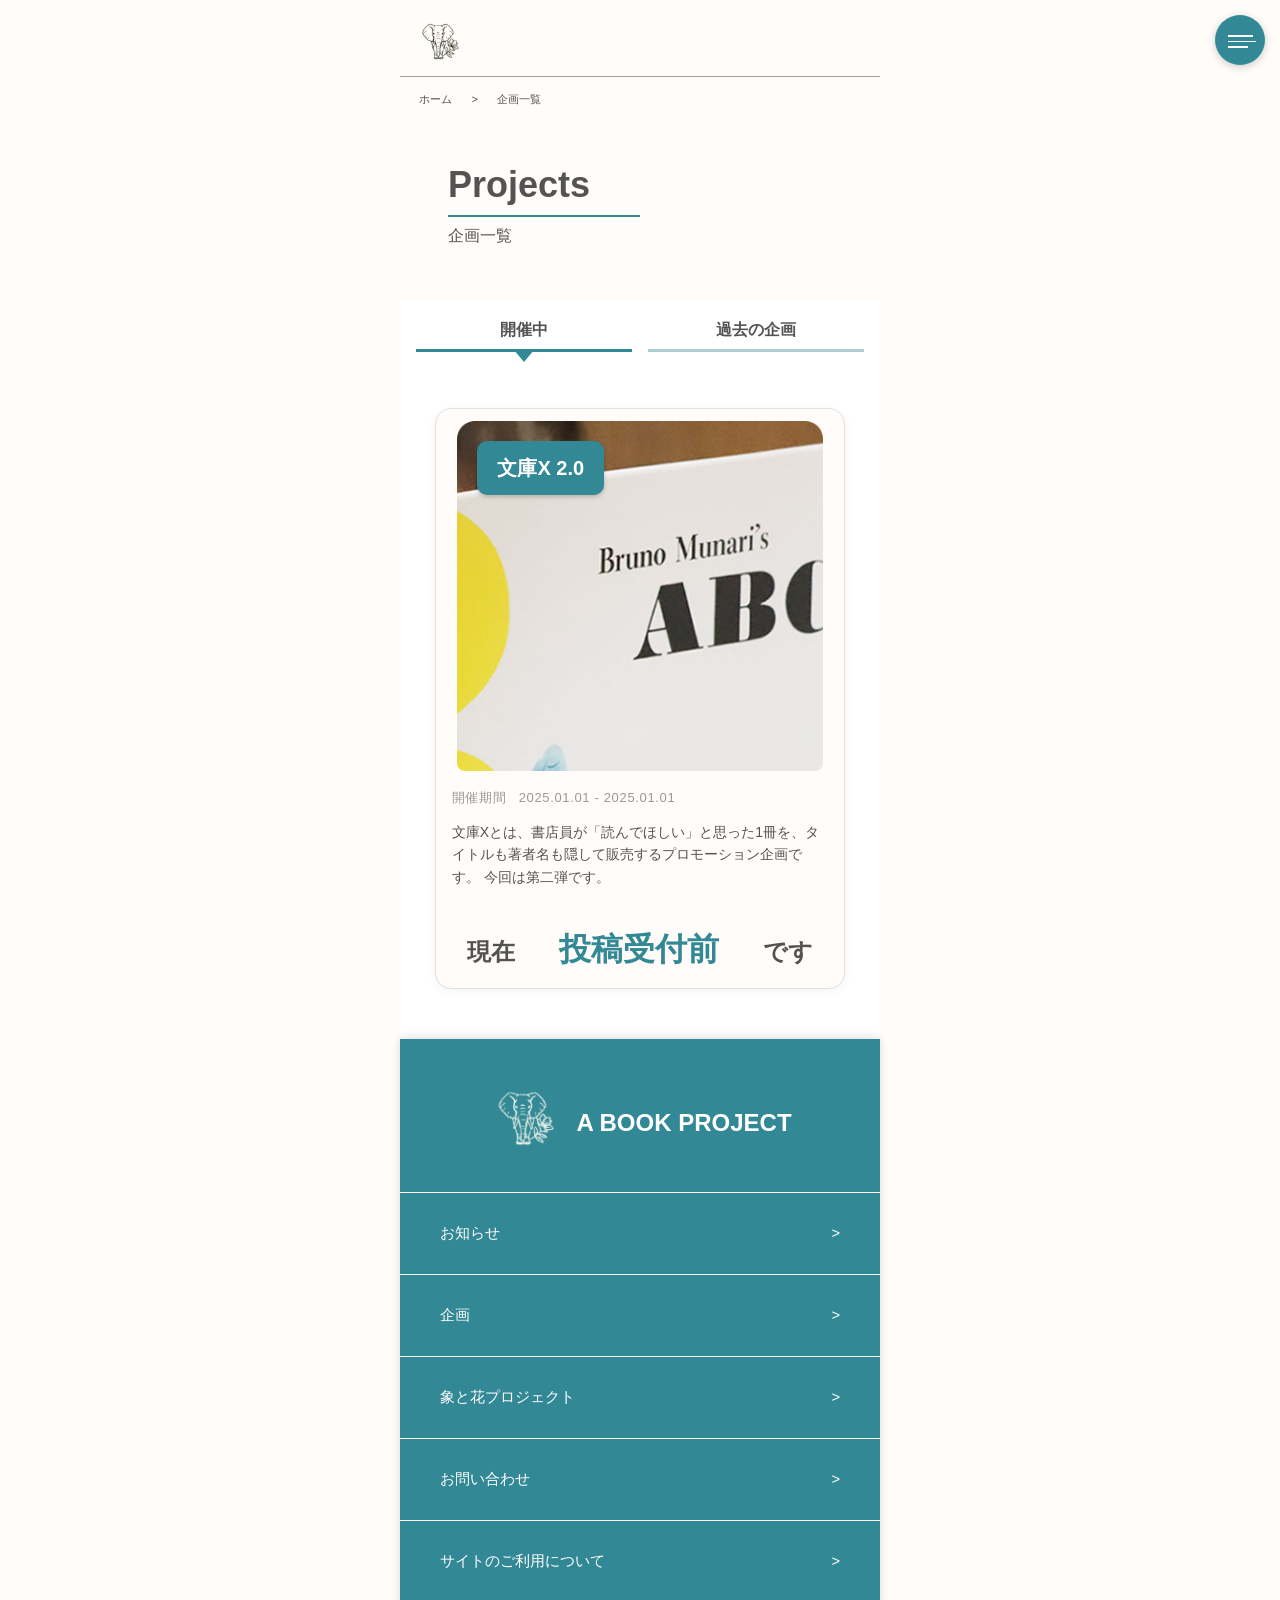
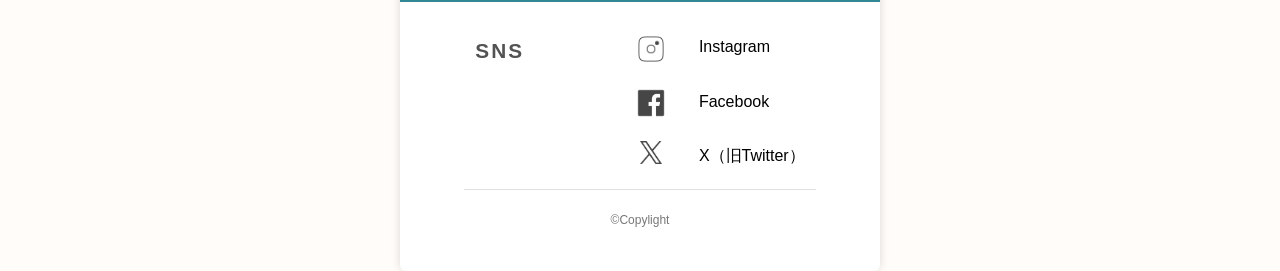
<file: fansite/plan-list.html>
<!DOCTYPE html>
<html lang="ja">

<head>
    <meta charset="UTF-8">
    <meta name="viewport" content="width=device-width, initial-scale=1.0">
    <title>企画ページtop</title>
    <link rel="stylesheet" href="../css/main.css">
    <link rel="stylesheet" href="../css/fansite/plan-list.css">
</head>

<body>
    <div class="container">
        <header>
            <div class="logo-placeholder"><img src="../img/象と花実物.png" style="width: 3rem;" alt=""></div>
            <div class="menu-icon" id="menuOpen">
                <div class="menu-icon-box">
                    <span class="span-top"></span>
                    <span class="span-middle"></span>
                    <span class="span-bottom"></span>
                </div>
            </div>
        </header>

        <div class="breadcrumb-box">
            <div class="breadcrumb">ホーム</div>
            <div class="breadcrumb-middle">></div>
            <div class="breadcrumb">企画一覧</div>
        </div>
        <div class="list-box">
            <div class="list-title">
                <h2>Projects</h2>
                <div class="list-border"></div>
            </div>
            <p>企画一覧</p>
        </div>
        <section class="plans-box">
            <div class="tab-wrapper">
                <div class="tab active">
                    開催中
                    <span class="marker"></span>
                </div>
                <div class="tab">
                    過去の企画
                </div>
            </div>
            <div class="card-box">
                <div class="card">
                    <div class="card-image-wrapper">
                        <div class="badge">文庫X 2.0</div>
                        <img src="../img/img.png" alt="商品画像">
                    </div>
                    <div class="card-content">
                        <div class="date-row">
                            <span class="date-label">開催期間</span>
                            <span>2025.01.01 - 2025.01.01</span>
                        </div>
                        <p class="description">
                            文庫Xとは、書店員が「読んでほしい」と思った1冊を、タイトルも著者名も隠して販売するプロモーション企画です。
                            今回は第二弾です。
                        </p>
                    </div>
                    <div class="flow-situation">
                        <h2>現在</h2>
                        <p id="status-text">投稿受付前</p>
                        <h2>です</h2>
                    </div>
                </div>
            </div>
        </section>

        <!-- フッター -->
        <footer class="footer-all">
            <div class="footer-menu">
                <div class="footer-top">
                    <img src="../img/象と花-白.png" style="width: 4.5rem;" alt="">
                    <p class="footer-white-text">A BOOK PROJECT</p>
                </div>
                <a href="#" class="footer-menu-item-top">
                    <p>お知らせ</p>
                    <p>></p>
                </a>
                <a href="#" class="footer-menu-item">
                    <p>企画</p>
                    <p>></p>
                </a>
                <a href="#" class="footer-menu-item">
                    <p>象と花プロジェクト</p>
                    <p>></p>
                </a>
                <a href="#" class="footer-menu-item">
                    <p>お問い合わせ</p>
                    <p>></p>
                </a>
                <a href="#" class="footer-menu-item">
                    <p>サイトのご利用について</p>
                    <p>></p>
                </a>
            </div>


            <!-- SNSブロック -->
            <div class="footer-sns">
                <div class="sns-box">
                    <div class="footer-sns-title">SNS</div>
                    <div class="sns-box-icons">
                        <div class="sns-icons">
                            <img src="../img/instagram.png" class="sns-icon" alt="">
                            <img src="../img/facebook.png" class="sns-icon-facebook" alt="">
                            <img src="../img/x.png" class="sns-icon-x" alt="">
                        </div>

                        <div class="sns-labels">
                            <span>Instagram</span>
                            <span>Facebook</span>
                            <span>X（旧Twitter）</span>
                        </div>
                    </div>
                </div>
                <div class="footer-line"></div>

                <div class="footer-copy">©Copylight</div>
            </div>
        </footer>


        <!-- ヘッダーモーダル -->
        <div class="overlay-menu" id="overlayMenu">
            <div class="close-btn" id="menuClose">×</div>

            <ul class="menu-list">
                <li class="menu-item">企画情報</li>
                <div class="menu-separator"></div>

                <li class="menu-item">寄贈情報</li>
                <div class="menu-separator"></div>

                <li class="menu-item">その他情報</li>
                <div class="menu-separator"></div>

                <li class="menu-item">企画一覧</li>
                <div class="menu-separator"></div>

                <a href="../auth/login.html" class="menu-item">ログイン</a>
            </ul>
        </div>



        <script>
            // ▼▼▼ 要素を取得 ▼▼▼
            const menuOpen = document.getElementById('menuOpen');   // ハンバーガーメニューのアイコン
            const menuClose = document.getElementById('menuClose'); // ハンバーガーメニューの閉じるボタン
            const overlayMenu = document.getElementById('overlayMenu'); // ハンバーガーメニュー本体

            const gearButton = document.querySelector('.settings-icon'); // 歯車アイコン
            const settingsModal = document.getElementById('settingsModal'); // 設定モーダル本体

            // ▼▼▼ ハンバーガーメニューの動作（既存のまま） ▼▼▼
            menuOpen.addEventListener('click', () => {
                overlayMenu.classList.add('active');
            });

            menuClose.addEventListener('click', () => {
                overlayMenu.classList.remove('active');
            });
        </script>

        <script>
            // 企画一覧のタブメニュー
            const tabs = document.querySelectorAll('.tab');

            tabs.forEach(tab => {
                tab.addEventListener('click', function () {
                    // 全てのタブからactiveクラスとmarkerを削除
                    tabs.forEach(t => {
                        t.classList.remove('active');
                        const marker = t.querySelector('.marker');
                        if (marker) marker.remove();
                    });

                    // クリックされたタブにactiveクラスを追加
                    this.classList.add('active');

                    // マーカーを追加
                    const marker = document.createElement('span');
                    marker.classList.add('marker');
                    this.appendChild(marker);
                });
            });
        </script>


</body>
</file>
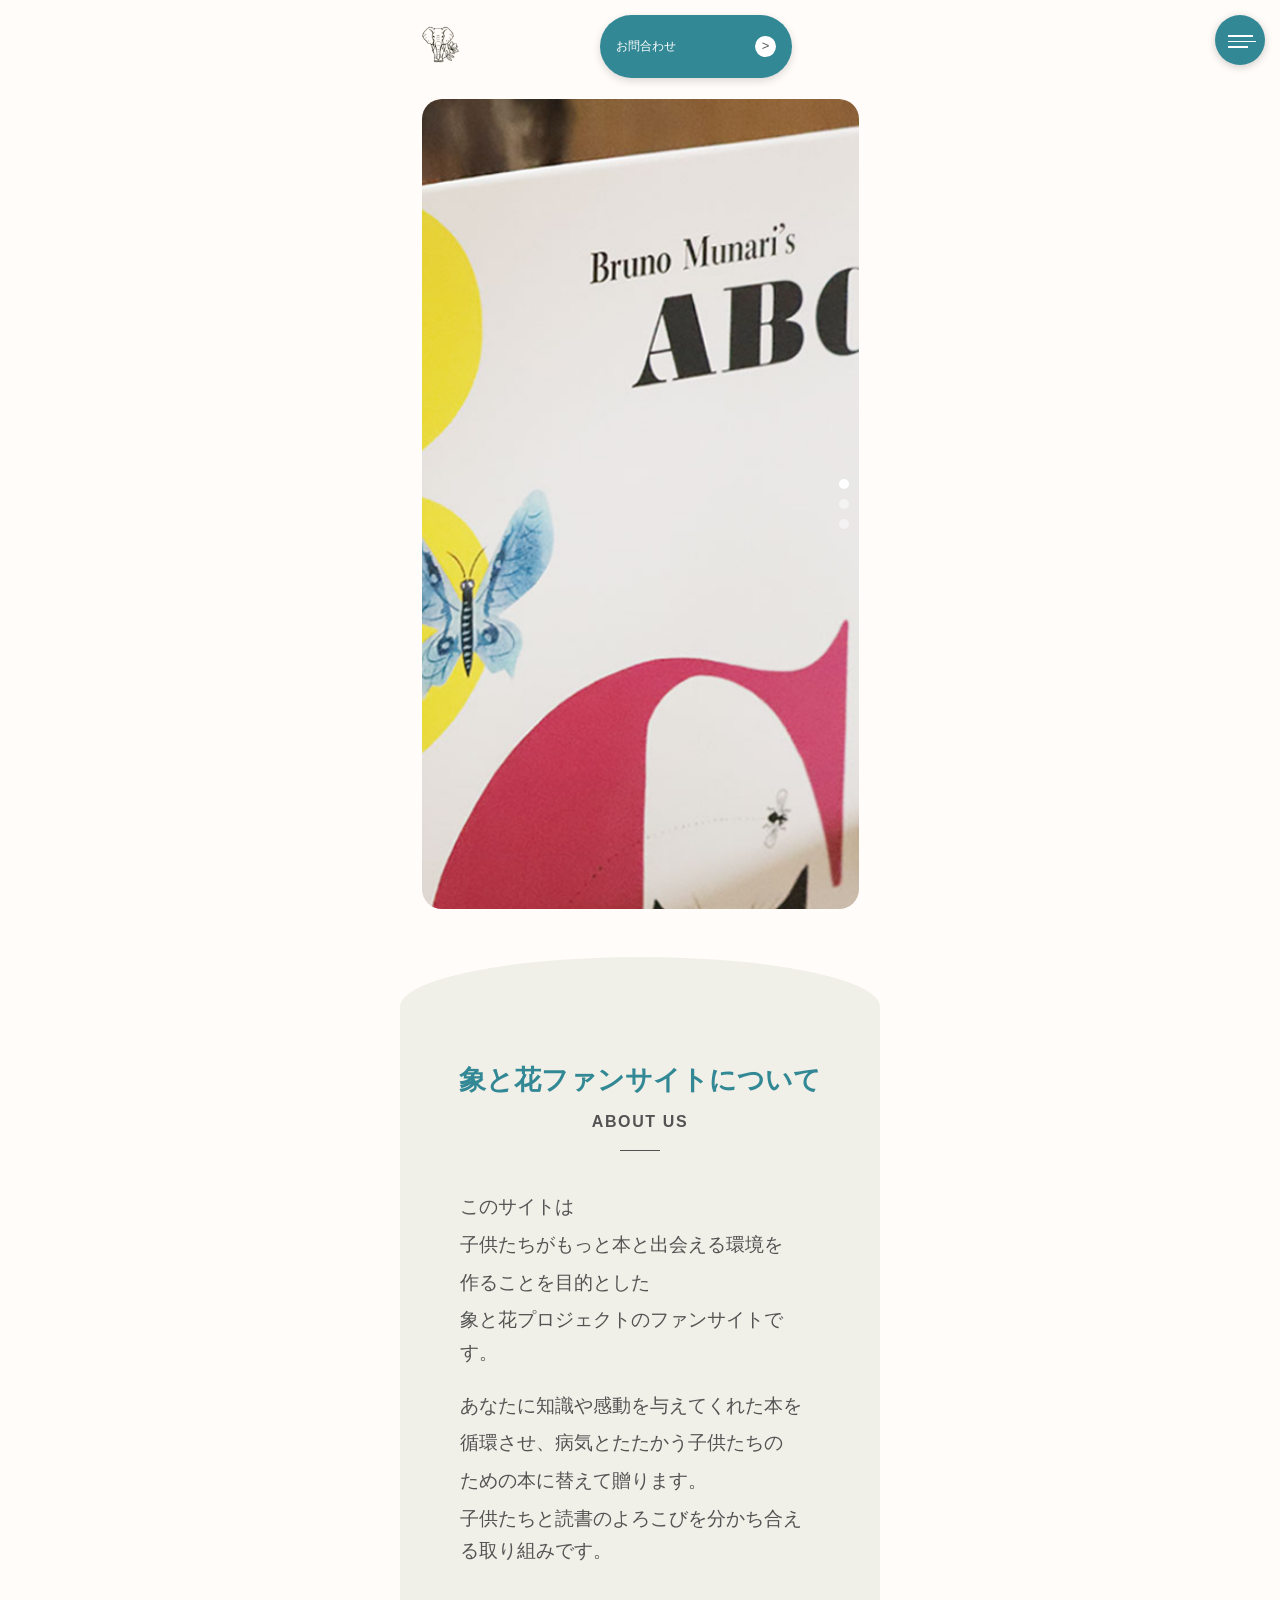
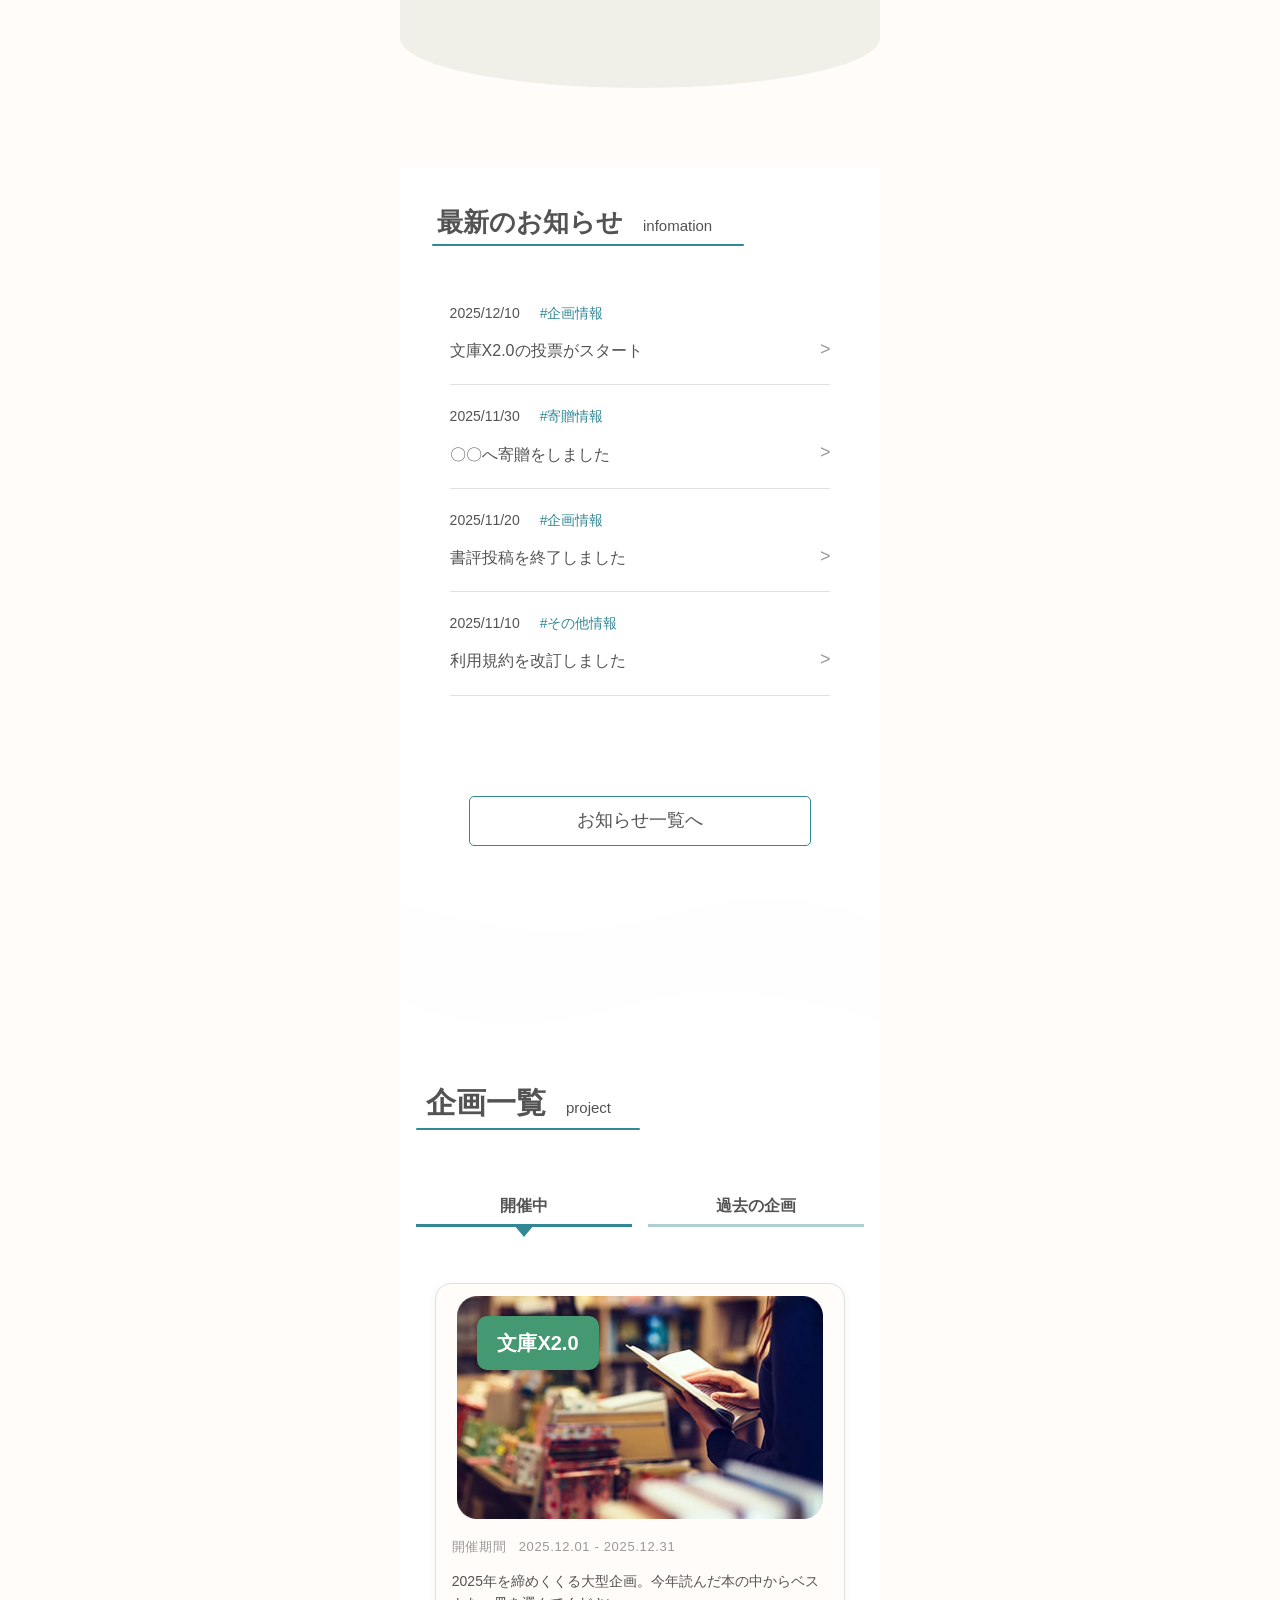
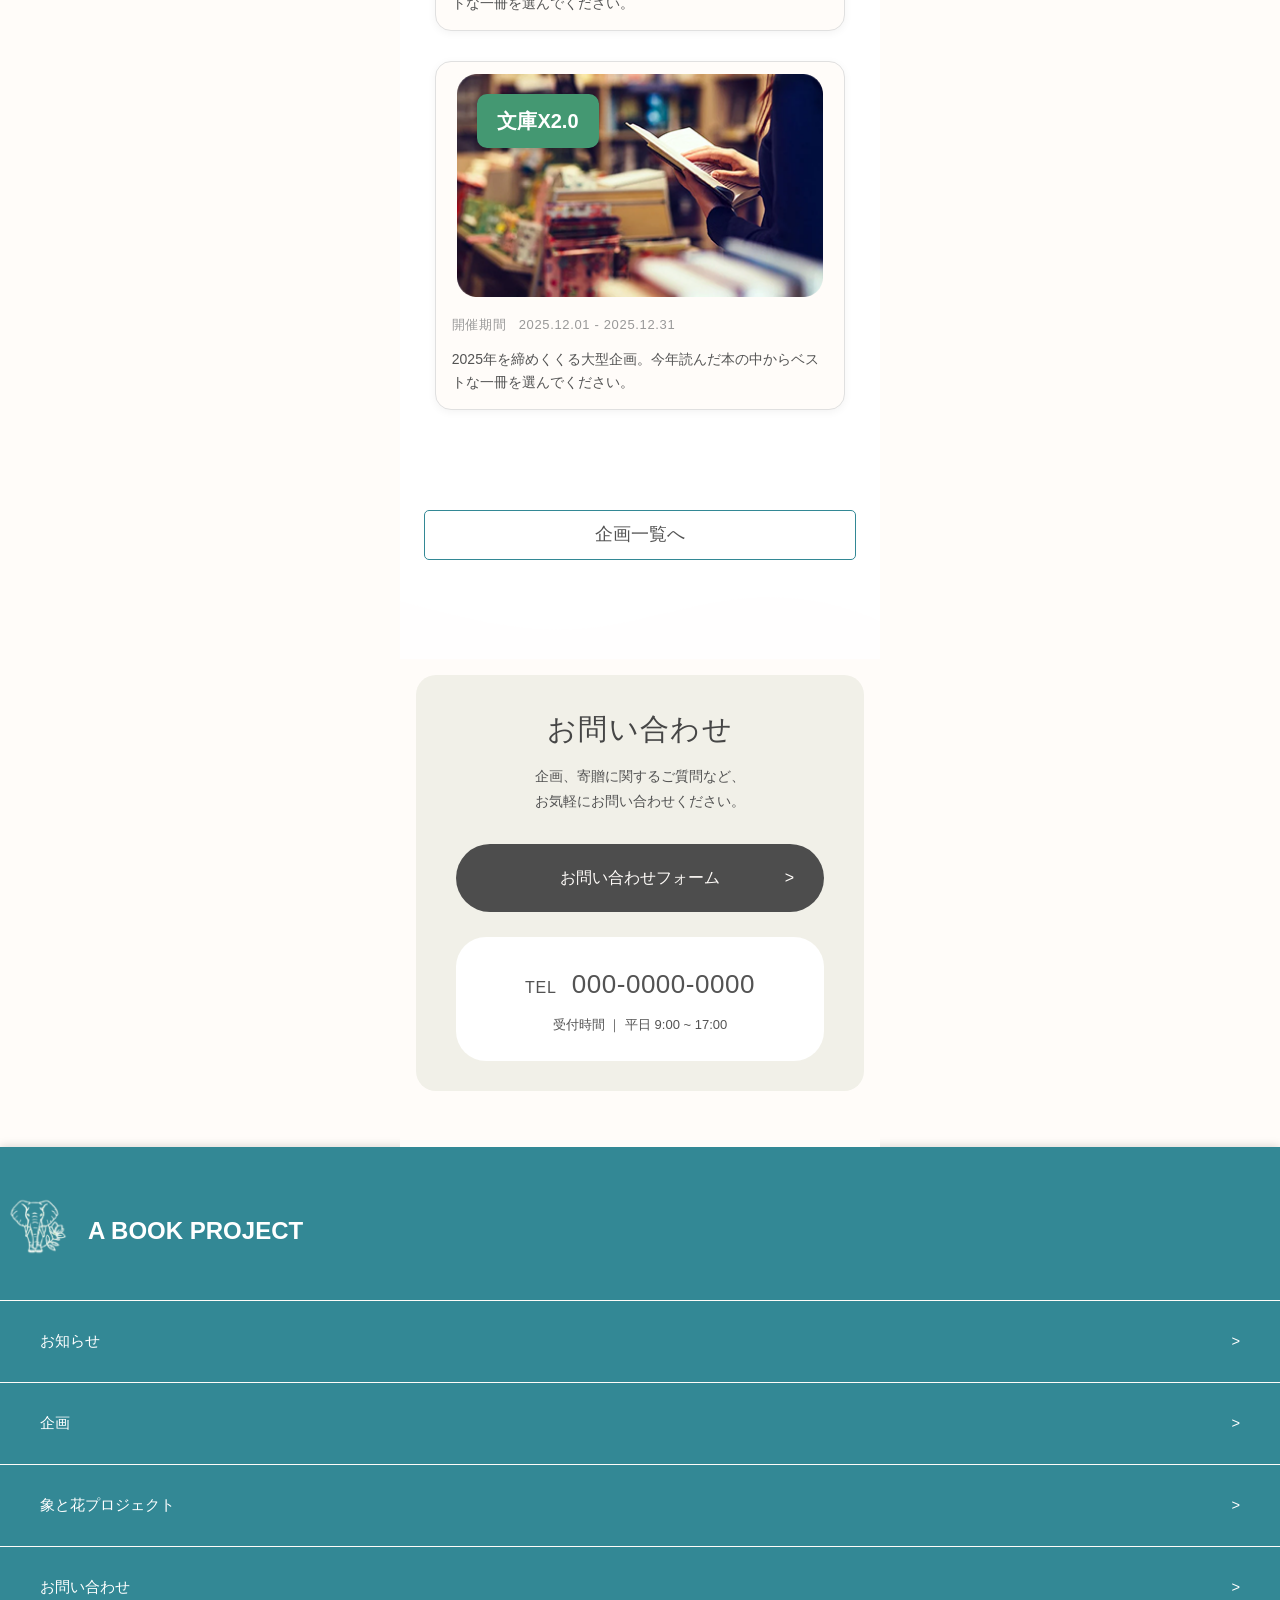
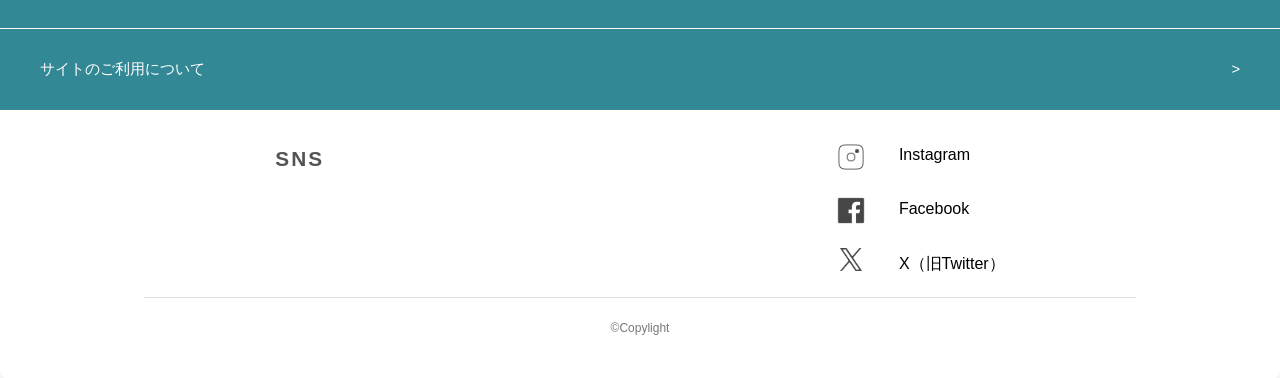
<file: fansite/top.html>
<!DOCTYPE html>
<html lang="ja">

<head>
    <meta charset="UTF-8">
    <meta name="viewport" content="width=device-width, initial-scale=1.0">
    <title>top</title>
    <link rel="stylesheet" href="../css/main.css">
    <link rel="stylesheet" href="../css/fansite/top.css">
</head>

<body>
    <div class="container">
        <header>
            <div class="logo-placeholder"><img src="../img/象と花実物.png" style="width: 3rem;" alt=""></div>
            <div class="btn-shadow">
                <a href="" class=" btn-register btn-color">お問合わせ<span class="contact-text">></span></a>
            </div>
            <div class="menu-icon" id="menuOpen">
                <div class="menu-icon-box">
                    <span class="span-top"></span>
                    <span class="span-middle"></span>
                    <span class="span-bottom"></span>
                </div>
            </div>
        </header>
        <div class="slider-box">
            <div class="slider">
                <div class="slides">
                    <div class="slide active"><img src="..//img/img.png" alt=""></div>
                    <div class="slide"><img src="..//img/img.png" alt=""></div>
                    <div class="slide"><img src="..//img/img.png" alt=""></div>
                </div>

                <div class="dots">
                    <span class="dot active" data-index="0"></span>
                    <span class="dot" data-index="1"></span>
                    <span class="dot" data-index="2"></span>
                </div>
            </div>
        </div>
        <section class="about-section">
            <div class="about-wrapper">
                <h2 class="about-title">象と花ファンサイトについて</h2>
                <p class="about-subtitle">ABOUT US</p>
                <div class="about-line"></div>

                <div class="about-text-box">
                    <p class="about-text">このサイトは</p>
                    <p class="about-text">子供たちがもっと本と出会える環境を</p>
                    <p class="about-text">作ることを目的とした</p>
                    <p class="about-text">象と花プロジェクトのファンサイトです。</p>
                </div>
                <div class="about-text-box">
                    <p class="about-text">あなたに知識や感動を与えてくれた本を</p>
                    <p class="about-text">循環させ、病気とたたかう子供たちの</p>
                    <p class="about-text">ための本に替えて贈ります。</p>
                    <p class="about-text">子供たちと読書のよろこびを分かち合える取り組みです。</p>
                </div>
            </div>
        </section>

        <section class="section-info">
            <div class="section-title-area">
                <h2 class="section-title">最新のお知らせ<span class="section-title-text">infomation</span></h2>
                <div class="seciton-green"></div>
            </div>
            <div class="news-list" id="newsList">
                <a href="../info/post-detail.html" class="news-item">
                    <div class="news-body">
                        <div class="news-meta">
                            <span class="news-date">2025/12/10</span>
                            <span class="news-tag">#企画情報</span>
                        </div>
                        <div class="news-box">
                            <p class="news-title">文庫X2.0の投票がスタート</p>
                            <span class="news-arrow">&gt;</span>
                        </div>
                    </div>
                </a>
                <a href="../info/post-detail.html" class="news-item">
                    <div class="news-body">
                        <div class="news-meta">
                            <span class="news-date">2025/11/30</span>
                            <span class="news-tag">#寄贈情報</span>
                        </div>
                        <div class="news-box">
                            <p class="news-title">〇〇へ寄贈をしました</p>
                            <span class="news-arrow">&gt;</span>
                        </div>
                    </div>
                </a>
                <a href="../info/post-detail.html" class="news-item">
                    <div class="news-body">
                        <div class="news-meta">
                            <span class="news-date">2025/11/20</span>
                            <span class="news-tag">#企画情報</span>
                        </div>
                        <div class="news-box">
                            <p class="news-title">書評投稿を終了しました</p>
                            <span class="news-arrow">&gt;</span>
                        </div>
                    </div>
                </a>
                <a href="../info/post-detail.html" class="news-item">
                    <div class="news-body">
                        <div class="news-meta">
                            <span class="news-date">2025/11/10</span>
                            <span class="news-tag">#その他情報</span>
                        </div>
                        <div class="news-box">
                            <p class="news-title">利用規約を改訂しました</p>
                            <span class="news-arrow">&gt;</span>
                        </div>
                    </div>
                </a>
                <a href="../info/post-list.html" class="btn btn-next-step" id="btn-next-step">
                    お知らせ一覧へ
                </a>
            </div>
        </section>
        <div class="colored-section">
            <div style="background-color: white;">
                <div class="wave-divider wave-top">
                    <svg data-name="Layer 1" xmlns="http://www.w3.org/2000/svg" viewBox="0 0 1200 120"
                        preserveAspectRatio="none">
                        <path
                            d="M0,0V46.29c47.79,22.2,103.59,32.17,158,28,70.36-5.37,136.33-33.31,206.8-37.5C438.64,32.43,512.34,53.67,583,72.05c69.27,18,138.3,24.88,209.4,13.08,36.15-6,69.85-17.84,104.45-29.34C989.49,25,1113-14.29,1200,52.47V0Z"
                            opacity=".25" class="shape-fill"></path>
                    </svg>
                </div>
                <div class="wave-divider wave-bottom">
                    <svg data-name="Layer 1" xmlns="http://www.w3.org/2000/svg" viewBox="0 0 1200 120"
                        preserveAspectRatio="none">
                        <path
                            d="M0,0V46.29c47.79,22.2,103.59,32.17,158,28,70.36-5.37,136.33-33.31,206.8-37.5C438.64,32.43,512.34,53.67,583,72.05c69.27,18,138.3,24.88,209.4,13.08,36.15-6,69.85-17.84,104.45-29.34C989.49,25,1113-14.29,1200,52.47V0Z"
                            opacity=".25" class="shape-fill"></path>
                    </svg>
                </div>
            </div>
        </div>
        <section style="background-color: white;">
            <div class="section-title-area">
                <h2 class="section-title-project">企画一覧<span class="section-title-text">project</span></h2>
                <div class="seciton-green-project"></div>
            </div>
            <div class="tab-wrapper">
                <div class="tab active">
                    開催中
                    <span class="marker"></span>
                </div>
                <div class="tab">
                    過去の企画
                </div>
            </div>
            <div class="card-box" id="projectCardBox">
                <div class="card">
                    <a href="../plan/first-ex.html">
                        <div class="card-image-wrapper">
                            <div class="badge" style="background-color: #449872;">
                                文庫X2.0
                            </div>
                            <img src="../img/book-giri.png" alt="">
                        </div>
                        <div class="card-content">
                            <div class="date-row">
                                <span class="date-label">開催期間</span>
                                <span>2025.12.01 - 2025.12.31</span>
                            </div>
                            <p class="description">
                                2025年を締めくくる大型企画。今年読んだ本の中からベストな一冊を選んでください。
                            </p>
                        </div>
                    </a>
                </div>
                <div class="card">
                    <a href="../plan/first-ex.html">
                        <div class="card-image-wrapper">
                            <div class="badge" style="background-color: #449872;">
                                文庫X2.0
                            </div>
                            <img src="../img/book-giri.png" alt="">
                        </div>
                        <div class="card-content">
                            <div class="date-row">
                                <span class="date-label">開催期間</span>
                                <span>2025.12.01 - 2025.12.31</span>
                            </div>
                            <p class="description">
                                2025年を締めくくる大型企画。今年読んだ本の中からベストな一冊を選んでください。
                            </p>
                        </div>
                    </a>
                </div>
            </div>

            <div>
                <a href="" class="btn btn-next-step" id="btn-next-step">
                    企画一覧へ
                </a>
            </div>
        </section>
        <div class="colored-section">
            <div style="background-color: white;">
                <div class="wave-divider wave-top">
                    <svg data-name="Layer 1" xmlns="http://www.w3.org/2000/svg" viewBox="0 0 1200 120"
                        preserveAspectRatio="none">
                        <path
                            d="M0,0V46.29c47.79,22.2,103.59,32.17,158,28,70.36-5.37,136.33-33.31,206.8-37.5C438.64,32.43,512.34,53.67,583,72.05c69.27,18,138.3,24.88,209.4,13.08,36.15-6,69.85-17.84,104.45-29.34C989.49,25,1113-14.29,1200,52.47V0Z"
                            opacity=".25" class="shape-fill"></path>
                    </svg>
                </div>

            </div>
        </div>
        <div class="contact-box">
            <div class="contact-card">
                <h2 class="contact-title">お問い合わせ</h2>
                <div class="contact-desc-box">
                    <p class="contact-desc">企画、寄贈に関するご質問など、</p>
                    <p class="contact-desc">お気軽にお問い合わせください。</p>
                </div>
                <a href="#" class="contact-btn">
                    <span class="btn-text">お問い合わせフォーム</span>
                    <span class="btn-arrow">&gt;</span>
                </a>

                <div class="tel-box">
                    <div class="tel-main">
                        <span class="tel-label">TEL</span>
                        <span class="tel-number">000-0000-0000</span>
                    </div>
                    <p class="tel-hours">受付時間 ｜ 平日 9:00 ~ 17:00</p>
                </div>
            </div>
        </div>
    </div>



    <footer class="footer-all">
        <div class="footer-menu">
            <div class="footer-top">
                <img src="../img/象と花-白.png" style="width: 4.5rem;" alt="">
                <p class="footer-white-text">A BOOK PROJECT</p>
            </div>
            <a href="#" class="footer-menu-item-top">
                <p>お知らせ</p>
                <p>></p>
            </a>
            <a href="#" class="footer-menu-item">
                <p>企画</p>
                <p>></p>
            </a>
            <a href="#" class="footer-menu-item">
                <p>象と花プロジェクト</p>
                <p>></p>
            </a>
            <a href="#" class="footer-menu-item">
                <p>お問い合わせ</p>
                <p>></p>
            </a>
            <a href="#" class="footer-menu-item">
                <p>サイトのご利用について</p>
                <p>></p>
            </a>
        </div>


        <div class="footer-sns">
            <div class="sns-box">
                <div class="footer-sns-title">SNS</div>
                <div class="sns-box-icons">
                    <div class="sns-icons">
                        <img src="../img/instagram.png" class="sns-icon" alt="">
                        <img src="../img/facebook.png" class="sns-icon-facebook" alt="">
                        <img src="../img/x.png" class="sns-icon-x" alt="">
                    </div>

                    <div class="sns-labels">
                        <span>Instagram</span>
                        <span>Facebook</span>
                        <span>X（旧Twitter）</span>
                    </div>
                </div>
            </div>
            <div class="footer-line"></div>

            <div class="footer-copy">©Copylight</div>
        </div>
    </footer>


    <div class="overlay-menu" id="overlayMenu">
        <div class="close-btn" id="menuClose">×</div>

        <ul class="menu-list">
            <li class="menu-item">企画情報</li>
            <div class="menu-separator"></div>

            <li class="menu-item">寄贈情報</li>
            <div class="menu-separator"></div>

            <li class="menu-item">その他情報</li>
            <div class="menu-separator"></div>

            <li class="menu-item">企画一覧</li>
            <div class="menu-separator"></div>

            <a href="../auth/login.html" class="menu-item">ログイン</a>
        </ul>
    </div>
    </div>

    <script>
        // ▼▼▼ 要素を取得 ▼▼▼
        const menuOpen = document.getElementById('menuOpen');   // ハンバーガーメニューのアイコン
        const menuClose = document.getElementById('menuClose'); // ハンバーガーメニューの閉じるボタン
        const overlayMenu = document.getElementById('overlayMenu'); // ハンバーガーメニュー本体

        // ★★★ 追加: お知らせと企画の表示エリアの要素を取得 ★★★
        const newsList = document.getElementById('newsList');
        const projectCardBox = document.getElementById('projectCardBox');

        // ▼▼▼ ハンバーガーメニューの動作（既存のまま） ▼▼▼
        menuOpen.addEventListener('click', () => {
            overlayMenu.classList.add('active');
        });

        menuClose.addEventListener('click', () => {
            overlayMenu.classList.remove('active');
        });
    </script>
    <script>
        // imgの切り替え処理
        let currentIndex = 0;
        const slides = document.querySelectorAll('.slide');
        const dots = document.querySelectorAll('.dot');
        const slidesWrapper = document.querySelector('.slides');

        function showSlide(index) {
            currentIndex = index;
            slidesWrapper.style.transform = `translateX(-${index * 100}%)`;

            dots.forEach(dot => dot.classList.remove('active'));
            dots[index].classList.add('active');
        }

        // ドットを押した時
        dots.forEach(dot => {
            dot.addEventListener('click', () => {
                showSlide(Number(dot.dataset.index));
            });
        });

        // 自動スライド
        setInterval(() => {
            let next = (currentIndex + 1) % slides.length;
            showSlide(next);
        }, 5000);  // 10秒ごとに切り替え
    </script>
    <script>
        // 企画一覧のタブメニュー
        const tabs = document.querySelectorAll('.tab');

        tabs.forEach(tab => {
            tab.addEventListener('click', function () {
                // 全てのタブからactiveクラスとmarkerを削除
                tabs.forEach(t => {
                    t.classList.remove('active');
                    const marker = t.querySelector('.marker');
                    if (marker) marker.remove();
                });

                // クリックされたタブにactiveクラスを追加
                this.classList.add('active');

                // マーカーを追加
                const marker = document.createElement('span');
                marker.classList.add('marker');
                this.appendChild(marker);
            });
        });
    </script>

    <script>
        const API_URL = 'http://localhost:8080/api/fansite';

        /**
         * 日付文字列を YYYY.MM.DD 形式に整形する
         * @param {string} dateString - ISO 8601形式の日付文字列
         * @returns {string} - YYYY.MM.DD形式の文字列
         */
        function formatDate(dateString) {
            const date = new Date(dateString);
            const year = date.getFullYear();
            const month = String(date.getMonth() + 1).padStart(2, '0');
            const day = String(date.getDate()).padStart(2, '0');
            return `${year}.${month}.${day}`;
        }

        /**
         * カテゴリーのキーを日本語のタグ名に変換する
         * @param {string} categoryKey - カテゴリーのキー (e.g., "PROJECT")
         * @returns {string} - 日本語のタグ名 (e.g., "#企画情報")
         */
        function getCategoryTag(categoryKey) {
            switch (categoryKey) {
                case 'PROJECT':
                    return '#企画情報';
                case 'DONATION':
                    return '#寄贈情報';
                case 'ELSE':
                    return '#その他情報';
                default:
                    return '#お知らせ';
            }
        }

        /**
         * お知らせリストをレンダリングする
         * @param {Array<Object>} posts - お知らせデータの配列
         */
        function renderNews(posts) {
            if (!newsList || !posts || posts.length === 0) return;

            // 既存の内容をクリア
            newsList.innerHTML = '';

            posts.forEach(post => {
                // postsのidは、詳細ページへのリンクに使用する想定
                const postLink = `../info/post-detail.html?id=${post.id}`;
                const formattedDate = formatDate(post.postedAt);
                const categoryTag = getCategoryTag(post.category);

                const newsItem = document.createElement('a');
                newsItem.href = postLink;
                newsItem.classList.add('news-item');

                // ニュースアイテムのHTML構造を作成
                newsItem.innerHTML = `
                    <div class="news-body">
                        <div class="news-meta">
                            <span class="news-date">${formattedDate}</span>
                            <span class="news-tag">${categoryTag}</span>
                        </div>
                        <div class="news-box">
                            <p class="news-title">${post.title}</p>
                            <span class="news-arrow">&gt;</span>
                        </div>
                    </div>
                `;

                newsList.appendChild(newsItem);
            });
        }

        /**
         * 企画カードをレンダリングする
         * @param {Array<Object>} projects - 企画データの配列
         */
        function renderProjects(projects) {
            if (!projectCardBox || !projects || projects.length === 0) return;

            // 既存の内容をクリアca
            projectCardBox.innerHTML = '';

            projects.forEach(project => {
                // projectのurlKeyやidは、詳細ページへのリンクに使用する想定
                const projectLink = `../plan-list.html#${project.urlKey || project.id}`;
                const formattedStart = formatDate(project.projectStartAt);
                const formattedEnd = formatDate(project.projectEndAt);

                // mainImgUrlがnullまたは空の場合は、デフォルト画像を使用（ここではimg.pngを想定）
                const imageUrl = project.mainImgUrl || '../img/img.png';

                const projectCard = document.createElement('div');
                projectCard.classList.add('card');

                // カードのHTML構造を作成
                // <a href="${projectLink}" class="card-link">
                projectCard.innerHTML = `
                        <a href="../plan/first-ex.html" class="card-link">
                        <div class="card-image-wrapper">
                            <div class="badge" style="background-color: ${project.themeColor || '#449872'};">${project.name}</div>
                            <img src="http://localhost:8080/api/image/${imageUrl}" alt="${project.name}">
                        </div>
                        <div class="card-content">
                            <div class="date-row">
                                <span class="date-label">開催期間</span>
                                <span>${formattedStart} - ${formattedEnd}</span>
                            </div>
                            <p class="description">
                                ${project.introduction}
                            </p>
                        </div>
                    </a>
                `;

                projectCardBox.appendChild(projectCard);
            });
        }

        /**
         * APIからデータを取得し、各セクションにレンダリングする
         */
        async function fetchDataAndRender() {
            try {
                const response = await fetch(API_URL, {
                    method: 'GET',
                    headers: {
                        'Content-Type': 'application/json'
                    }
                });

                if (!response.ok) {
                    throw new Error(`HTTP error! status: ${response.status}`);
                }

                const data = await response.json();

                // お知らせをレンダリング
                renderNews(data.posts);

                // 企画をレンダリング
                renderProjects(data.projects);

            } catch (error) {
                console.error('データの取得に失敗しました:', error);
                // エラー発生時は、表示エリアにエラーメッセージを表示するなどの対応も可能
                // newsList.innerHTML = '<p>お知らせの読み込みに失敗しました。</p>';
                // projectCardBox.innerHTML = '<p>企画情報の読み込みに失敗しました。</p>';
            }
        }

        // ページロード時にデータ取得とレンダリングを実行
        document.addEventListener('DOMContentLoaded', fetchDataAndRender);

    </script>

</body>

</html>
</file>
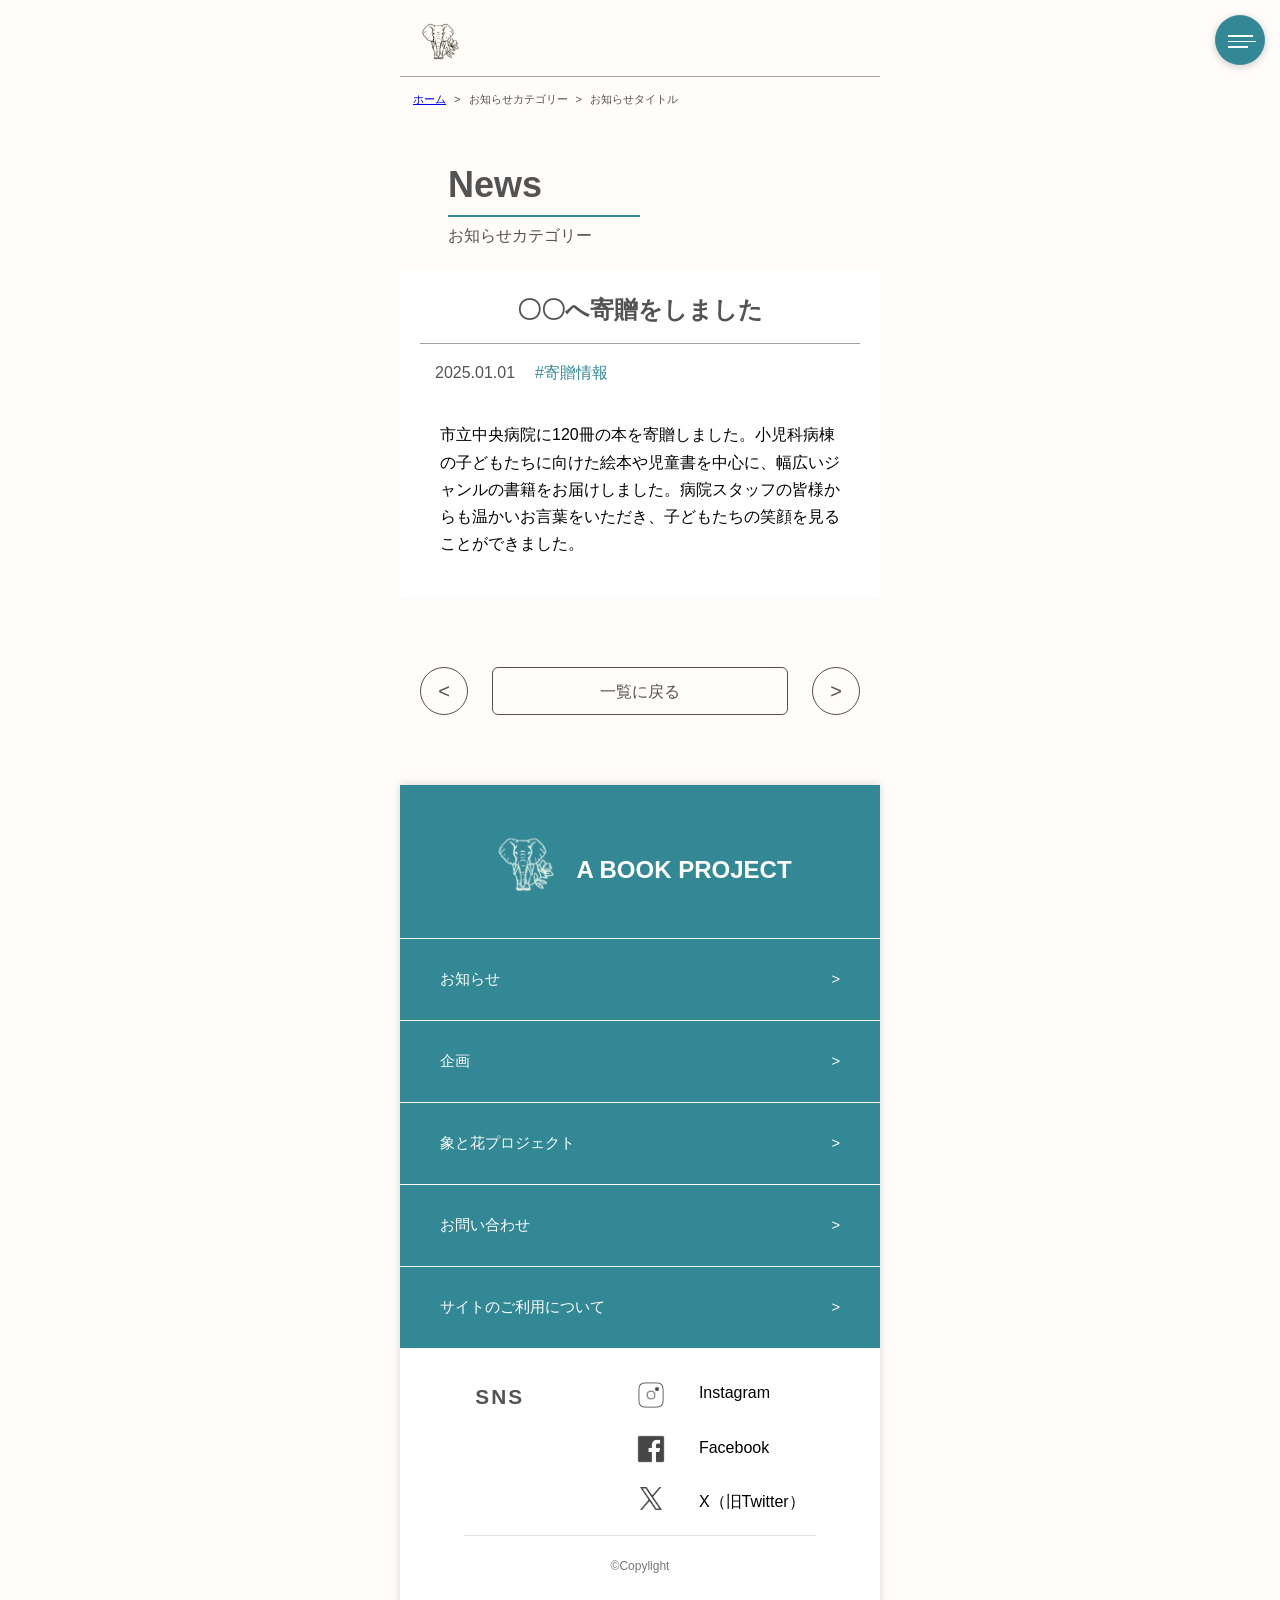
<file: info/post-detail.html>
<!DOCTYPE html>
<html lang="ja">

<head>
    <meta charset="UTF-8">
    <meta name="viewport" content="width=device-width, initial-scale=1.0">
    <title>お知らせ詳細</title>
    <link rel="stylesheet" href="../css/main.css">
    <link rel="stylesheet" href="../css/info/post-detail.css">
</head>

<body>
    <div class="container">
        <header>
            <div class="logo-placeholder"><img src="../img/象と花実物.png" style="width: 3rem;" alt=""></div>
            <div class="menu-icon" id="menuOpen">
                <div class="menu-icon-box">
                    <span class="span-top"></span>
                    <span class="span-middle"></span>
                    <span class="span-bottom"></span>
                </div>
            </div>
        </header>

        <div class="breadcrumb-box">
            <div class="breadcrumb"><a href="../fansite/top.html">ホーム</a></div>
            <div class="breadcrumb-middle">></div>
            <div class="breadcrumb" id="breadcrumb-category">お知らせカテゴリー</div>
            <div class="breadcrumb-middle">></div>
            <div class="breadcrumb" id="breadcrumb-here">お知らせタイトル</div>
        </div>
        <div class="list-box">
            <div class="list-title">
                <h2>News</h2>
                <div class="list-border"></div>
            </div>
            <p id="list-category">お知らせカテゴリー</p>
        </div>
        <section class="plans-box">
            <div>
                <div class="box-text">
                    <h2 id="post-title">〇〇へ寄贈をしました</h2>
                </div>
                <div class="deta-box">
                    <p id="post-data-date">2025.01.01</p>
                    <p class="deta-box-plan" id="post-data-category">#寄贈情報</p>
                </div>
            </div>
            <div class="news-plan" id="post-content">
                市立中央病院に120冊の本を寄贈しました。小児科病棟の子どもたちに向けた絵本や児童書を中心に、幅広いジャンルの書籍をお届けしました。病院スタッフの皆様からも温かいお言葉をいただき、子どもたちの笑顔を見ることができました。
            </div>
        </section>

        <div class="navigation-container">
            <a href="#" class="nav-link circle-button">&lt;</a>

            <a href="post-list.html?category=new" class="nav-link rectangle-button" id="back-to-list">一覧に戻る</a>

            <a href="#" class="nav-link circle-button">&gt;</a>
        </div>


        <!-- フッター -->
        <footer class="footer-all">
            <div class="footer-menu">
                <div class="footer-top">
                    <img src="../img/象と花-白.png" style="width: 4.5rem;" alt="">
                    <p class="footer-white-text">A BOOK PROJECT</p>
                </div>
                <a href="#" class="footer-menu-item-top">
                    <p>お知らせ</p>
                    <p>></p>
                </a>
                <a href="#" class="footer-menu-item">
                    <p>企画</p>
                    <p>></p>
                </a>
                <a href="#" class="footer-menu-item">
                    <p>象と花プロジェクト</p>
                    <p>></p>
                </a>
                <a href="#" class="footer-menu-item">
                    <p>お問い合わせ</p>
                    <p>></p>
                </a>
                <a href="#" class="footer-menu-item">
                    <p>サイトのご利用について</p>
                    <p>></p>
                </a>
            </div>


            <!-- SNSブロック -->
            <div class="footer-sns">
                <div class="sns-box">
                    <div class="footer-sns-title">SNS</div>
                    <div class="sns-box-icons">
                        <div class="sns-icons">
                            <img src="../img/instagram.png" class="sns-icon" alt="">
                            <img src="../img/facebook.png" class="sns-icon-facebook" alt="">
                            <img src="../img/x.png" class="sns-icon-x" alt="">
                        </div>

                        <div class="sns-labels">
                            <span>Instagram</span>
                            <span>Facebook</span>
                            <span>X（旧Twitter）</span>
                        </div>
                    </div>
                </div>
                <div class="footer-line"></div>

                <div class="footer-copy">©Copylight</div>
            </div>
        </footer>


        <!-- ヘッダーモーダル -->
        <div class="overlay-menu" id="overlayMenu">
            <div class="close-btn" id="menuClose">×</div>

            <ul class="menu-list">
                <li class="menu-item">企画情報</li>
                <div class="menu-separator"></div>

                <li class="menu-item">寄贈情報</li>
                <div class="menu-separator"></div>

                <li class="menu-item">その他情報</li>
                <div class="menu-separator"></div>

                <li class="menu-item">企画一覧</li>
                <div class="menu-separator"></div>

                <a href="../auth/login.html" class="menu-item">ログイン</a>
            </ul>
        </div>



        <script>
            // ▼▼▼ 要素を取得 ▼▼▼
            const menuOpen = document.getElementById('menuOpen');   // ハンバーガーメニューのアイコン
            const menuClose = document.getElementById('menuClose'); // ハンバーガーメニューの閉じるボタン
            const overlayMenu = document.getElementById('overlayMenu'); // ハンバーガーメニュー本体

            const gearButton = document.querySelector('.settings-icon'); // 歯車アイコン
            const settingsModal = document.getElementById('settingsModal'); // 設定モーダル本体

            // ▼▼▼ ハンバーガーメニューの動作（既存のまま） ▼▼▼
            menuOpen.addEventListener('click', () => {
                overlayMenu.classList.add('active');
            });

            menuClose.addEventListener('click', () => {
                overlayMenu.classList.remove('active');
            });
        </script>

        <script>
            // 企画一覧のタブメニュー
            const tabs = document.querySelectorAll('.tab');

            tabs.forEach(tab => {
                tab.addEventListener('click', function () {
                    // 全てのタブからactiveクラスとmarkerを削除
                    tabs.forEach(t => {
                        t.classList.remove('active');
                        const marker = t.querySelector('.marker');
                        if (marker) marker.remove();
                    });

                    // クリックされたタブにactiveクラスを追加
                    this.classList.add('active');

                    // マーカーを追加
                    const marker = document.createElement('span');
                    marker.classList.add('marker');
                    this.appendChild(marker);
                });
            });
        </script>
        <script src="../js/post-detail.js"></script>

</body>
</file>
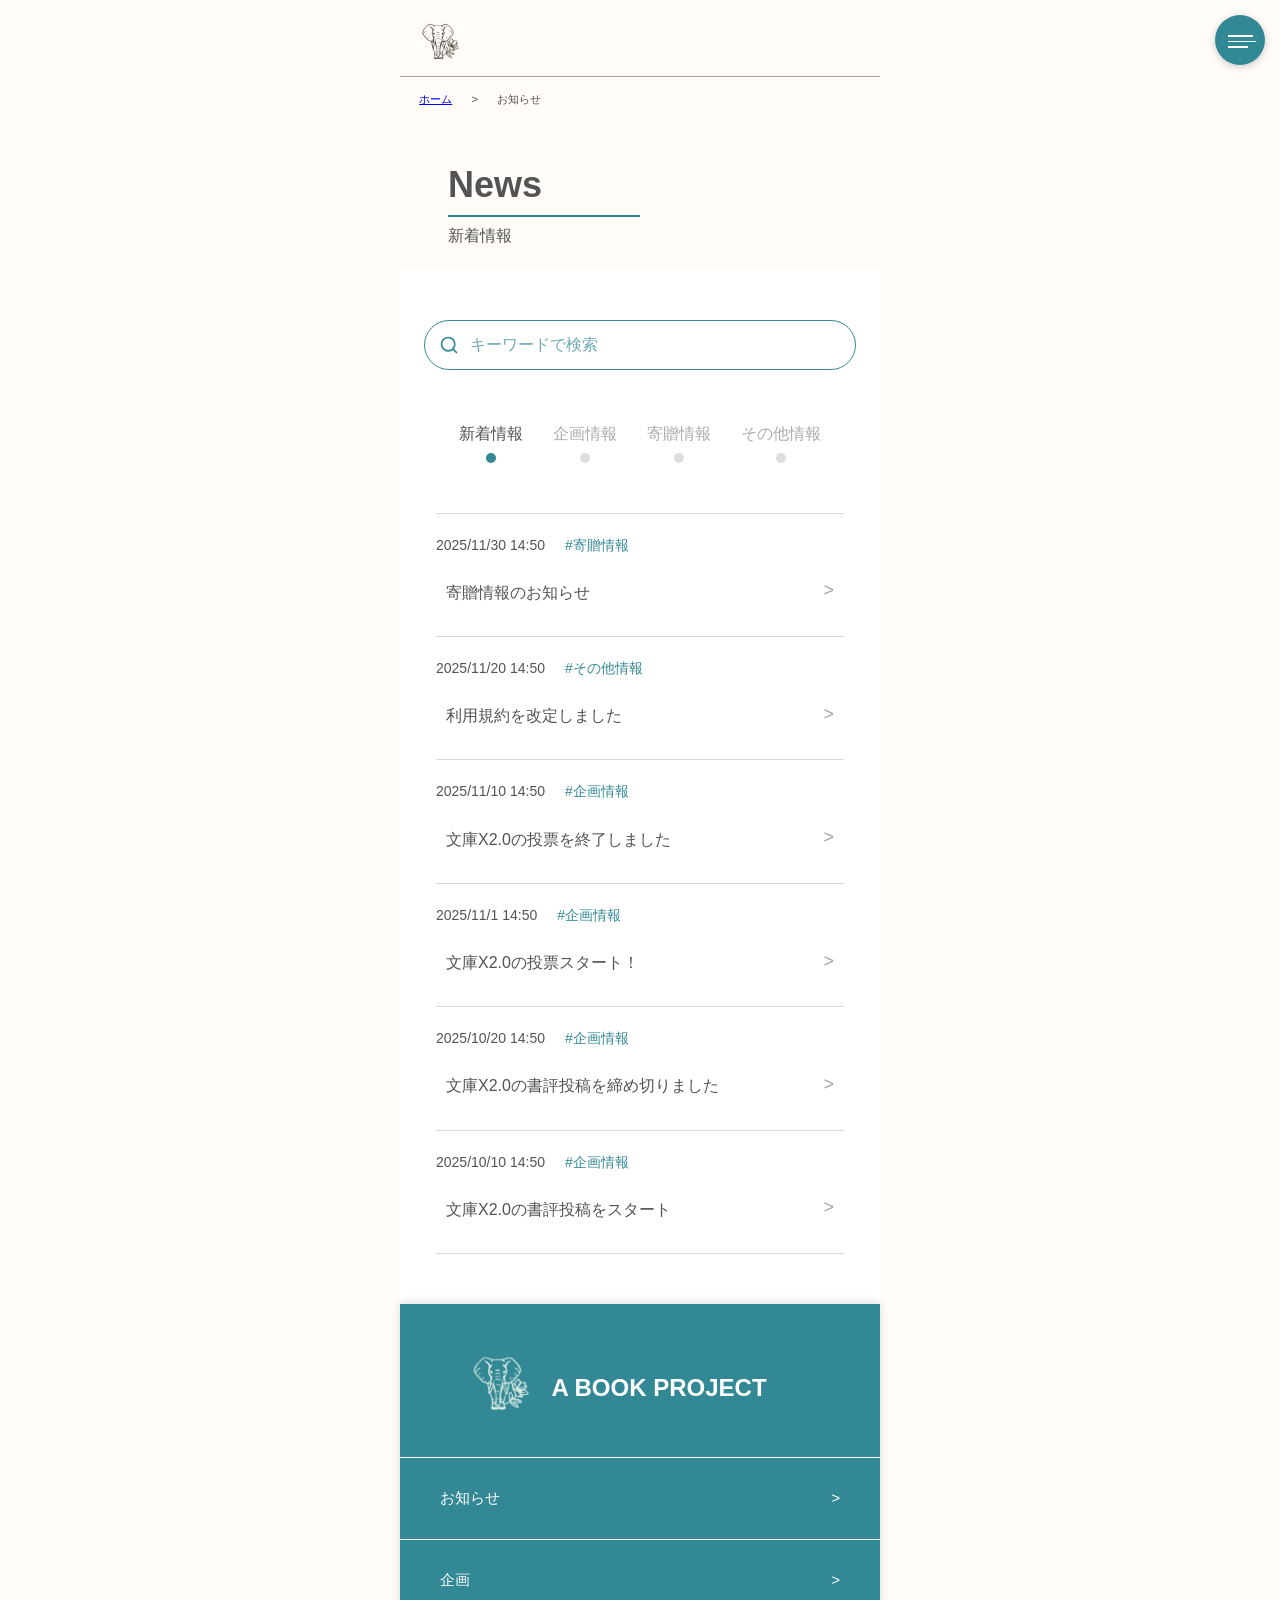
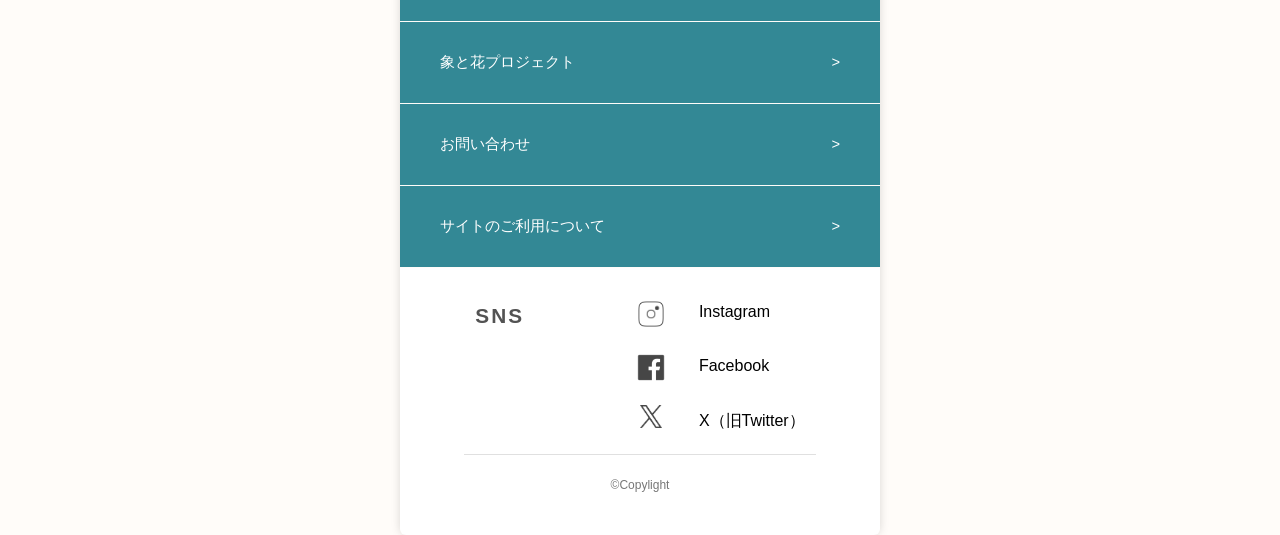
<file: info/post-list.html>
<!DOCTYPE html>
<html lang="ja">

<head>
    <meta charset="UTF-8">
    <meta name="viewport" content="width=device-width, initial-scale=1.0">
    <title>お知らせ</title>
    <link rel="stylesheet" href="../css/main.css">
    <link rel="stylesheet" href="../css/info/post-list.css">
</head>

<body>
    <div class="container">
        <header>
            <div class="logo-placeholder"><img src="../img/象と花実物.png" style="width: 3rem;" alt=""></div>
            <div class="menu-icon" id="menuOpen">
                <div class="menu-icon-box">
                    <span class="span-top"></span>
                    <span class="span-middle"></span>
                    <span class="span-bottom"></span>
                </div>
            </div>
        </header>

        <div class="breadcrumb-box">
            <div class="breadcrumb"><a href="../fansite/top.html">ホーム</a></div>
            <div class="breadcrumb-middle">></div>
            <div class="breadcrumb" id="breadcrumb-here">お知らせ</div>
        </div>
        <div class="list-box">
            <div class="list-title">
                <h2>News</h2>
                <div class="list-border"></div>
            </div>
            <p>新着情報</p>
        </div>
        <section class="news-box">
            <div>
                <form method="get" action="#" class="search_container">
                    <svg class="search_icon" xmlns="http://www.w3.org/2000/svg" viewBox="0 0 24 24" fill="none"
                        stroke-width="2" stroke-linecap="round" stroke-linejoin="round">
                        <circle cx="11" cy="11" r="8"></circle>
                        <line x1="21" y1="21" x2="16.65" y2="16.65"></line>
                    </svg>
                    <input type="text" placeholder="キーワードで検索" name="info">
                </form>
            </div>
            <div id="PostTop">
                <div class="tab-box">
                    <ul class="tab-menu">
                        <a href=""><li class="tab-item active">新着情報</li></a>
                        <a href=""><li class="tab-item">企画情報</li></a>
                        <a href=""><li class="tab-item">寄贈情報</li></a>
                        <a href=""><li class="tab-item">その他情報</li></a>
                    </ul>
                </div>
            </div>
            <div class="news-list" id="news-list">
                <a href="post-detail.html" class="news-item">
                    <div class="news-body">
                        <div class="news-meta">
                            <span class="news-date">2025/11/30 14:50</span>
                            <span class="news-tag">#寄贈情報</span>
                        </div>
                        <div class="news-block">
                            <p class="news-title">寄贈情報のお知らせ</p>
                            <span class="news-arrow">></span>
                        </div>
                    </div>
                </a>
                <a href="post-detail.html" class="news-item">
                    <div class="news-body">
                        <div class="news-meta">
                            <span class="news-date">2025/11/20 14:50</span>
                            <span class="news-tag">#その他情報</span>
                        </div>
                        <div class="news-block">
                            <p class="news-title">利用規約を改定しました</p>
                            <span class="news-arrow">></span>
                        </div>
                    </div>
                </a>
                <a href="post-detail.html" class="news-item">
                    <div class="news-body">
                        <div class="news-meta">
                            <span class="news-date">2025/11/10 14:50</span>
                            <span class="news-tag">#企画情報</span>
                        </div>
                        <div class="news-block">
                            <p class="news-title">文庫X2.0の投票を終了しました</p>
                            <span class="news-arrow">></span>
                        </div>
                    </div>
                </a>
                <a href="post-detail.html" class="news-item">
                    <div class="news-body">
                        <div class="news-meta">
                            <span class="news-date">2025/11/1 14:50</span>
                            <span class="news-tag">#企画情報</span>
                        </div>
                        <div class="news-block">
                            <p class="news-title">文庫X2.0の投票スタート！</p>
                            <span class="news-arrow">></span>
                        </div>
                    </div>
                </a>
                <a href="post-detail.html" class="news-item">
                    <div class="news-body">
                        <div class="news-meta">
                            <span class="news-date">2025/10/20 14:50</span>
                            <span class="news-tag">#企画情報</span>
                        </div>
                        <div class="news-block">
                            <p class="news-title">文庫X2.0の書評投稿を締め切りました</p>
                            <span class="news-arrow">></span>
                        </div>
                    </div>
                </a>
                <a href="post-detail.html" class="news-item">
                    <div class="news-body">
                        <div class="news-meta">
                            <span class="news-date">2025/10/10 14:50</span>
                            <span class="news-tag">#企画情報</span>
                        </div>
                        <div class="news-block">
                            <p class="news-title">文庫X2.0の書評投稿をスタート</p>
                            <span class="news-arrow">></span>
                        </div>
                    </div>
                </a>
            </div>
        </section>

        <!-- フッター -->
        <footer class="footer-all">
            <div class="footer-menu">
                <div class="footer-top">
                    <img src="../img/象と花-白.png" style="width: 4.5rem;" alt="">
                    <p class="footer-white-text">A BOOK PROJECT</p>
                </div>
                <a href="#" class="footer-menu-item-top">
                    <p>お知らせ</p>
                    <p>></p>
                </a>
                <a href="#" class="footer-menu-item">
                    <p>企画</p>
                    <p>></p>
                </a>
                <a href="#" class="footer-menu-item">
                    <p>象と花プロジェクト</p>
                    <p>></p>
                </a>
                <a href="#" class="footer-menu-item">
                    <p>お問い合わせ</p>
                    <p>></p>
                </a>
                <a href="#" class="footer-menu-item">
                    <p>サイトのご利用について</p>
                    <p>></p>
                </a>
            </div>


            <!-- SNSブロック -->
            <div class="footer-sns">
                <div class="sns-box">
                    <div class="footer-sns-title">SNS</div>
                    <div class="sns-box-icons">
                        <div class="sns-icons">
                            <img src="../img/instagram.png" class="sns-icon" alt="">
                            <img src="../img/facebook.png" class="sns-icon-facebook" alt="">
                            <img src="../img/x.png" class="sns-icon-x" alt="">
                        </div>

                        <div class="sns-labels">
                            <span>Instagram</span>
                            <span>Facebook</span>
                            <span>X（旧Twitter）</span>
                        </div>
                    </div>
                </div>
                <div class="footer-line"></div>

                <div class="footer-copy">©Copylight</div>
            </div>
        </footer>


        <!-- ヘッダーモーダル -->
        <div class="overlay-menu" id="overlayMenu">
            <div class="close-btn" id="menuClose">×</div>

            <ul class="menu-list">
                <li class="menu-item">企画情報</li>
                <div class="menu-separator"></div>

                <li class="menu-item">寄贈情報</li>
                <div class="menu-separator"></div>

                <li class="menu-item">その他情報</li>
                <div class="menu-separator"></div>

                <li class="menu-item">企画一覧</li>
                <div class="menu-separator"></div>

                <a href="../auth/login.html" class="menu-item">ログイン</a>
            </ul>
        </div>



        <script>
            // ▼▼▼ 要素を取得 ▼▼▼
            const menuOpen = document.getElementById('menuOpen');   // ハンバーガーメニューのアイコン
            const menuClose = document.getElementById('menuClose'); // ハンバーガーメニューの閉じるボタン
            const overlayMenu = document.getElementById('overlayMenu'); // ハンバーガーメニュー本体

            const gearButton = document.querySelector('.settings-icon'); // 歯車アイコン
            const settingsModal = document.getElementById('settingsModal'); // 設定モーダル本体

            // ▼▼▼ ハンバーガーメニューの動作（既存のまま） ▼▼▼
            menuOpen.addEventListener('click', () => {
                overlayMenu.classList.add('active');
            });

            menuClose.addEventListener('click', () => {
                overlayMenu.classList.remove('active');
            });
        </script>
        <script src="../js/post-list.js"></script>


</body>
</file>
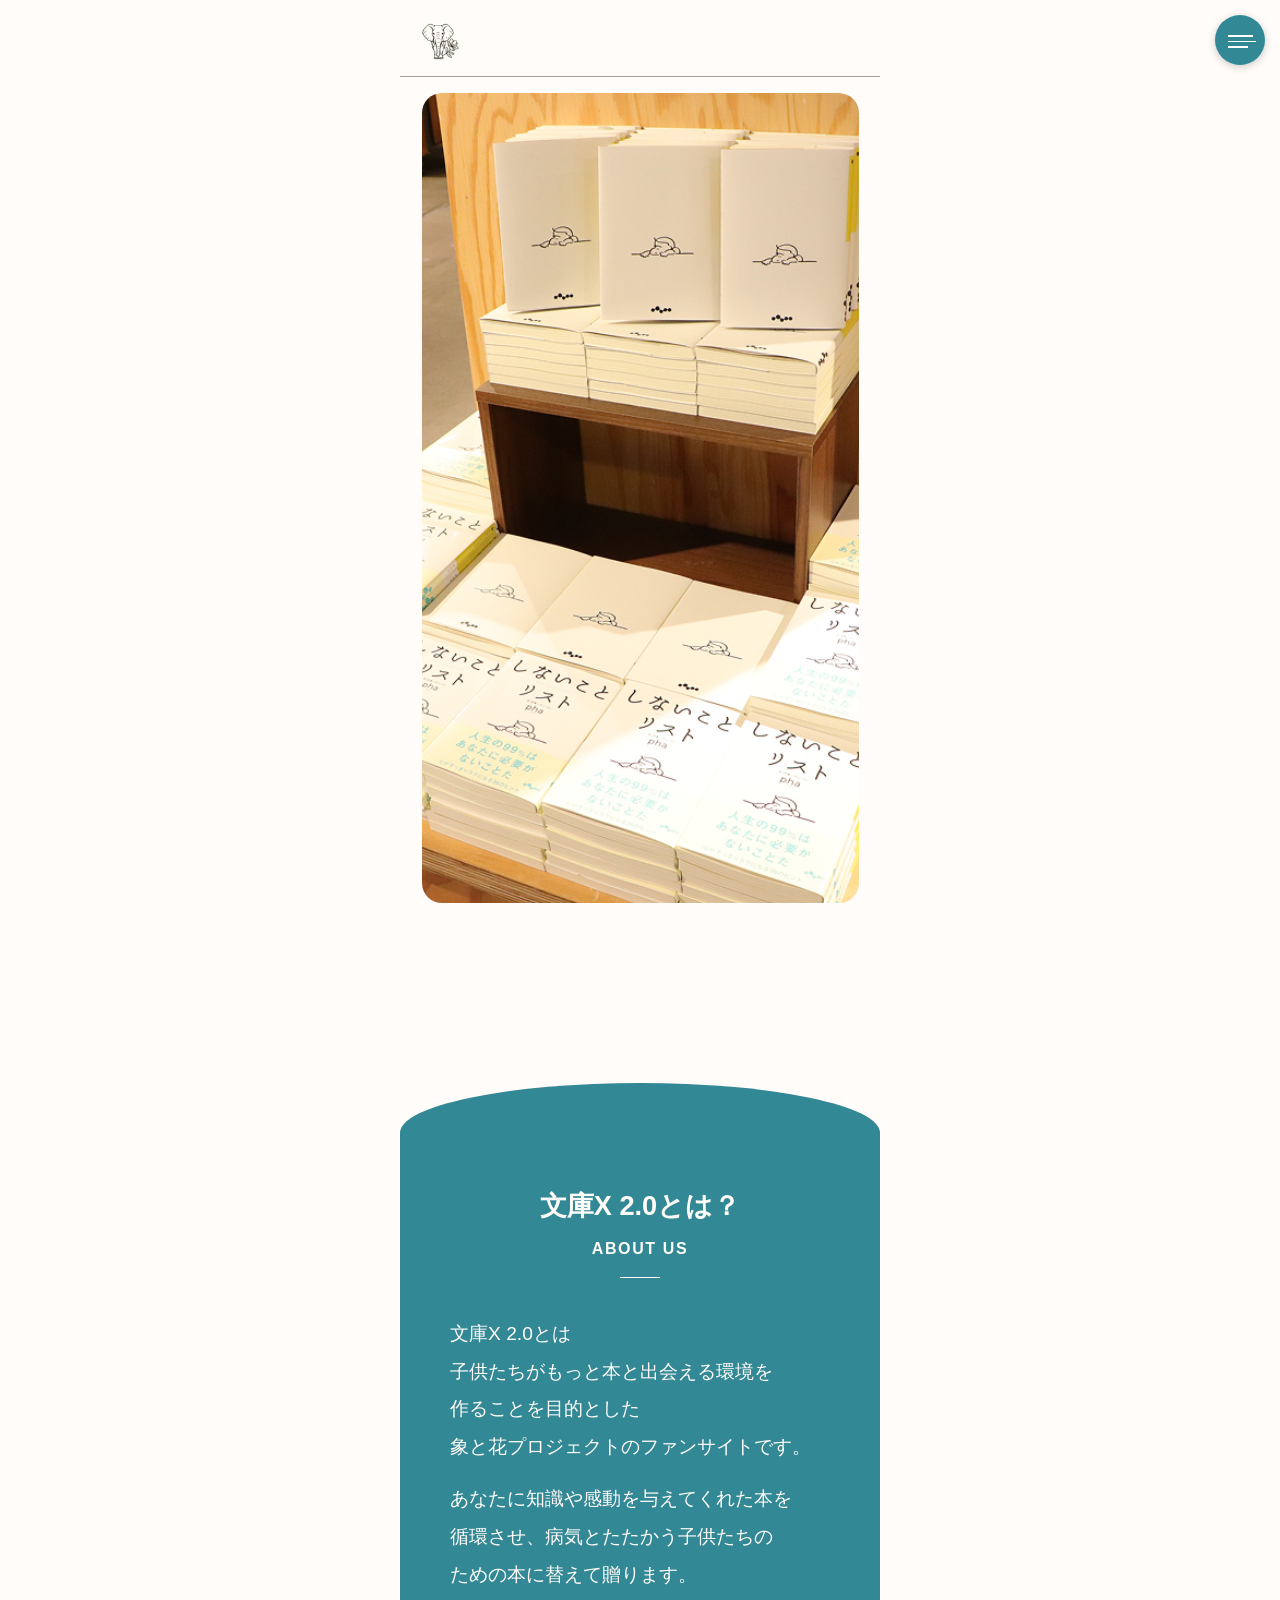
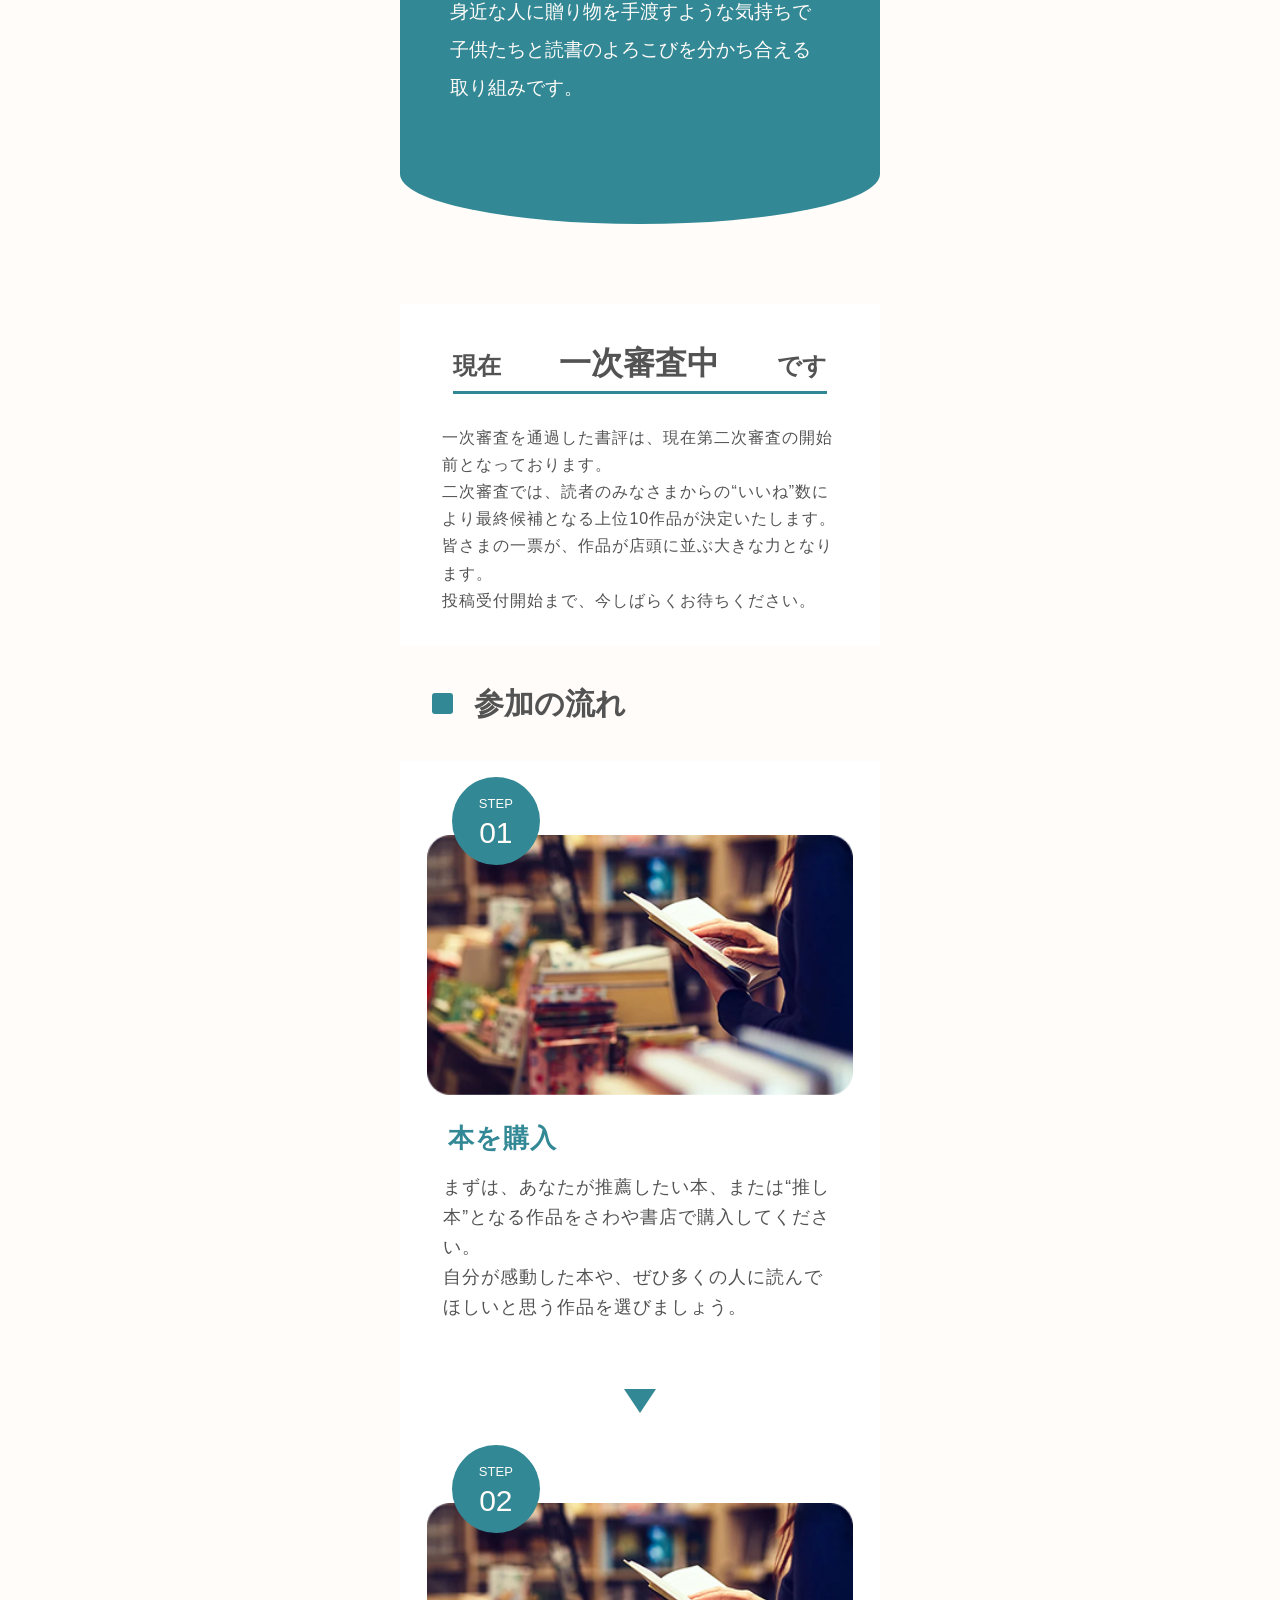
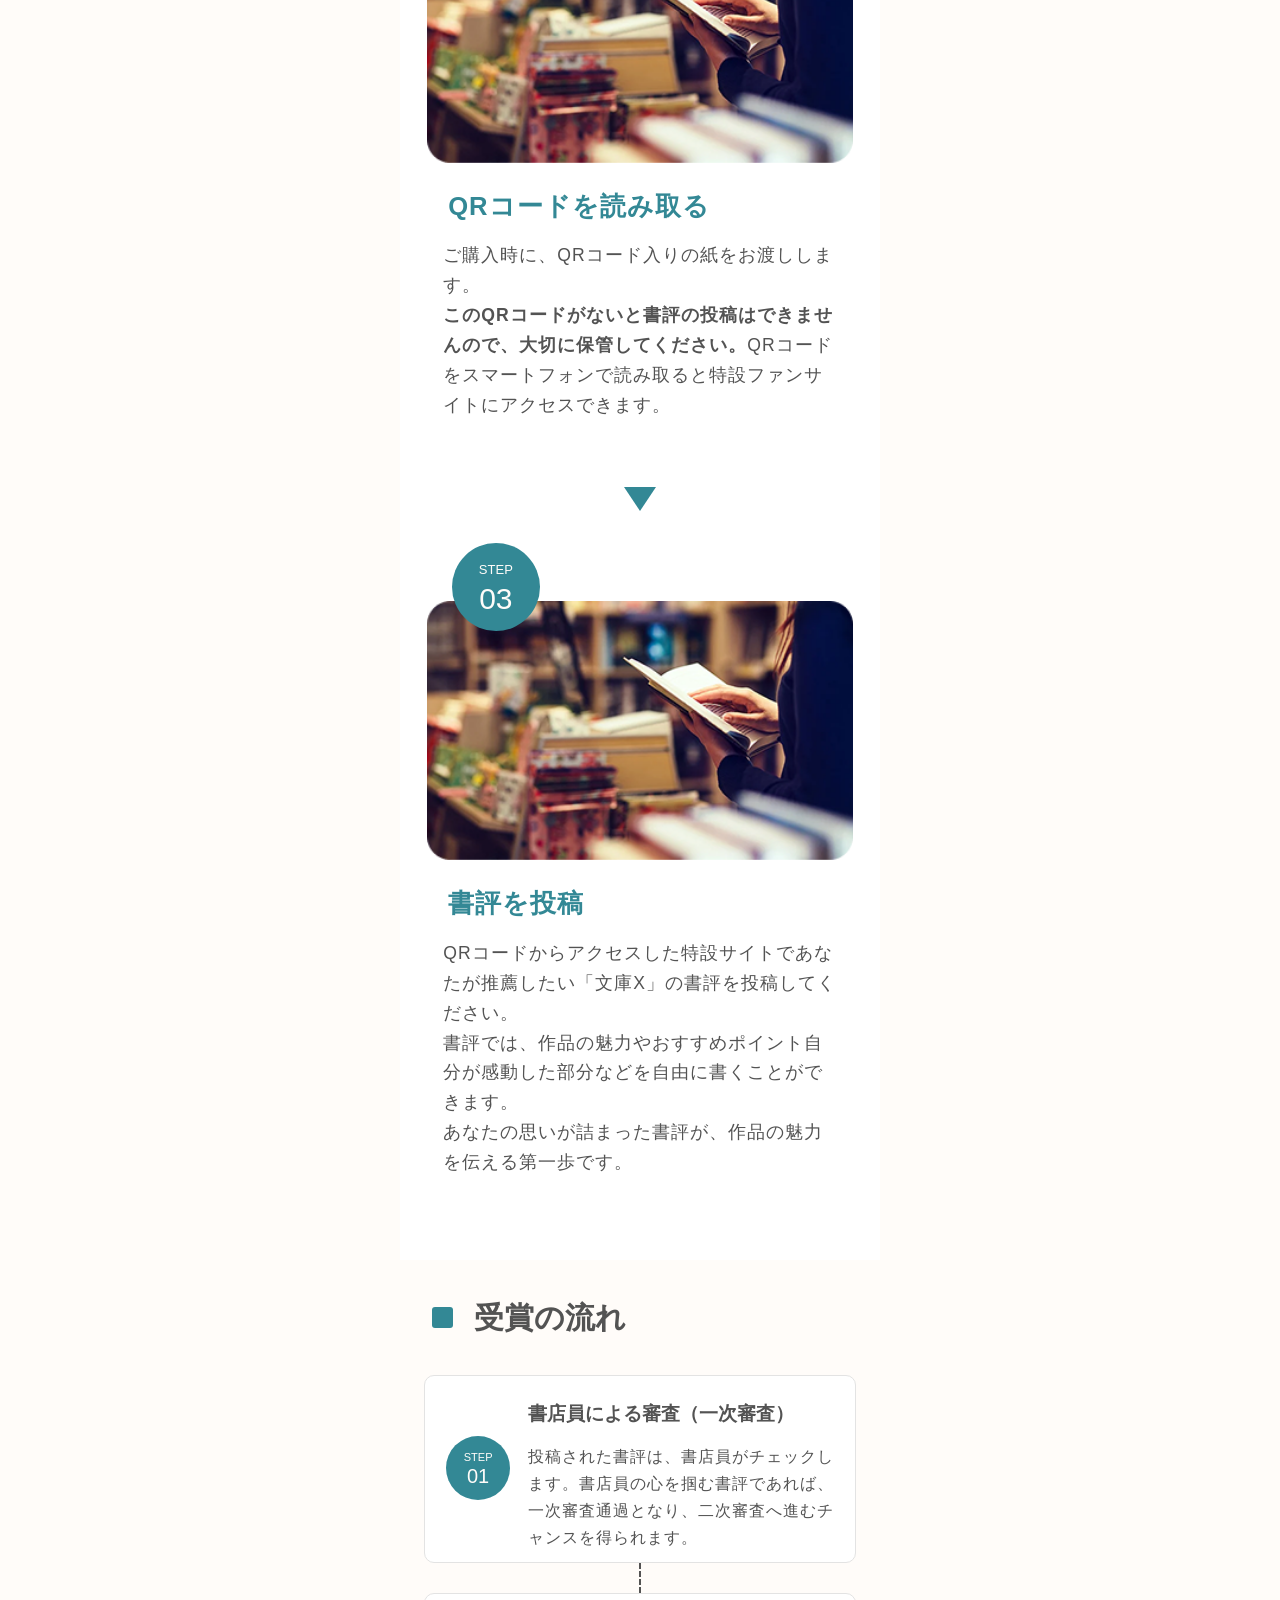
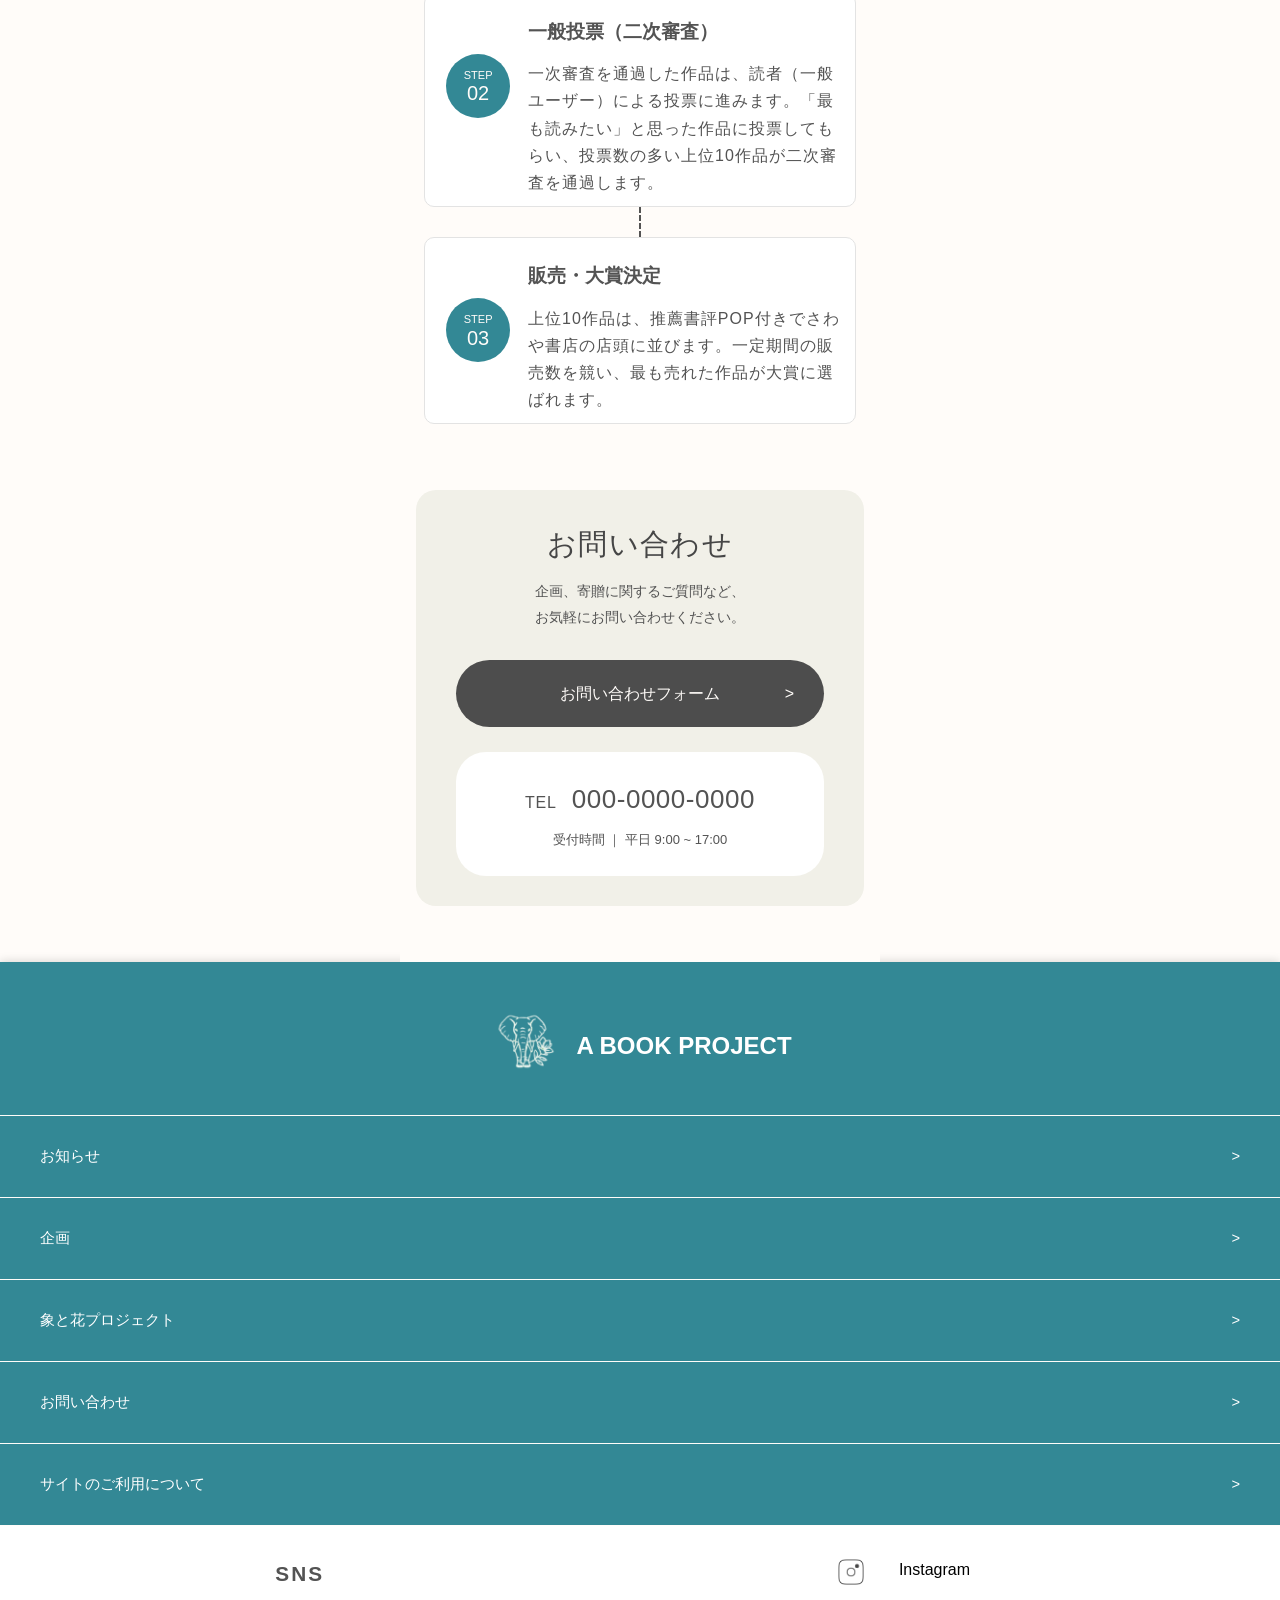
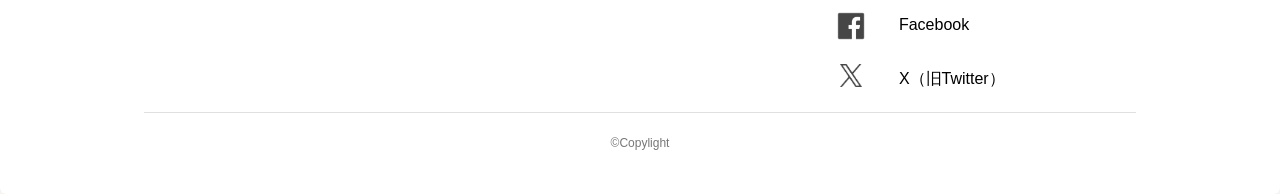
<file: plan/first-ex.html>
<!DOCTYPE html>
<html lang="ja">

<head>
    <meta charset="UTF-8">
    <meta name="viewport" content="width=device-width, initial-scale=1.0">
    <title>企画ページtop</title>
    <link rel="stylesheet" href="../css/main.css">
    <link rel="stylesheet" href="../css/plan/first-ex.css">
</head>

<body>
    <div class="container">
        <header>
            <div class="logo-placeholder"><img src="../img/象と花実物.png" style="width: 3rem;" alt=""></div>
            <div class="menu-icon" id="menuOpen">
                <div class="menu-icon-box">
                    <span class="span-top"></span>
                    <span class="span-middle"></span>
                    <span class="span-bottom"></span>
                </div>
            </div>
        </header>
        <div class="slider-box">
            <div class="slider">
                <div class="slides">
                    <div class="slide active"><img src="..//img/book-img.png" alt=""></div>
                </div>
            </div>
        </div>
        <section class="about-section">
            <div class="about-wrapper">
                <h2 class="about-title">文庫X 2.0とは？</h2>
                <p class="about-subtitle">ABOUT US</p>
                <div class="about-line"></div>

                <div class="about-text-box">
                    <p class="about-text">文庫X 2.0とは</p>
                    <p class="about-text">子供たちがもっと本と出会える環境を</p>
                    <p class="about-text">作ることを目的とした</p>
                    <p class="about-text">象と花プロジェクトのファンサイトです。</p>
                </div>
                <div class="about-text-box">
                    <p class="about-text">あなたに知識や感動を与えてくれた本を</p>
                    <p class="about-text">循環させ、病気とたたかう子供たちの</p>
                    <p class="about-text">ための本に替えて贈ります。</p>
                    <p class="about-text">身近な人に贈り物を手渡すような気持ちで</p>
                    <p class="about-text">子供たちと読書のよろこびを分かち合える</p>
                    <p class="about-text">取り組みです。</p>
                </div>
            </div>
        </section>

        <div class="flow">
            <div class="flow-situation">
                <h2>現在</h2>
                <p id="status-text">投稿受付前</p>
                <h2>です</h2>
            </div>
            <div class="flow-text">
                <p>一次審査を通過した書評は、現在第二次審査の開始前となっております。</p>
                <p>二次審査では、読者のみなさまからの“いいね”数により最終候補となる上位10作品が決定いたします。</p>
                <p>皆さまの一票が、作品が店頭に並ぶ大きな力となります。</p>
                <p>投稿受付開始まで、今しばらくお待ちください。</p>
            </div>
                <div id="info-link" style="display:none;">
        <a href="new-info.html" class="btn btn-next-step" id="btn-next-step">
            書評の投稿をする
        </a>
    </div>
        </div>

        <div class="section-title-area">
            <div class="section-square"></div>
            <h2 class="section-title">参加の流れ</h2>
        </div>

        <section class="section-info">
            <div class="step-book">
                <div class="circle">
                    <p class="circle-step">STEP</p>
                    <p class="circle-1">01</p>
                </div>
                <div class="book-section-img">
                    <img src="../img/book-giri.png" class="book-section" alt="">
                </div>
            </div>
            <div class="step-text">
                <h3>本を購入</h3>
                <p>まずは、あなたが推薦したい本、または“推し本”となる作品をさわや書店で購入してください。</p>
                <p>自分が感動した本や、ぜひ多くの人に読んでほしいと思う作品を選びましょう。</p>
            </div>
            <div class="triangle-box">
                <div class="triangle"></div>
            </div>
        </section>
        <section class="section-info">
            <div class="step-book">
                <div class="circle">
                    <p class="circle-step">STEP</p>
                    <p class="circle-1">02</p>
                </div>
                <div class="book-section-img">
                    <img src="../img/book-giri.png" class="book-section" alt="">
                </div>
            </div>
            <div class="step-text">
                <h3>QRコードを読み取る</h3>
                <p>ご購入時に、QRコード入りの紙をお渡しします。</p>
                <p><span
                        class="step-text-span">このQRコードがないと書評の投稿はできませんので、大切に保管してください。</span>QRコードをスマートフォンで読み取ると特設ファンサイトにアクセスできます。
                </p>
            </div>
            <div class="triangle-box">
                <div class="triangle"></div>
            </div>
        </section>
        <section class="section-info">
            <div class="step-book">
                <div class="circle">
                    <p class="circle-step">STEP</p>
                    <p class="circle-1">03</p>
                </div>
                <div class="book-section-img">
                    <img src="../img/book-giri.png" class="book-section" alt="">
                </div>
            </div>
            <div class="step-text">
                <h3>書評を投稿</h3>
                <p>QRコードからアクセスした特設サイトであなたが推薦したい「文庫X」の書評を投稿してください。</p>
                <p>書評では、作品の魅力やおすすめポイント自分が感動した部分などを自由に書くことができます。</p>
                <p>あなたの思いが詰まった書評が、作品の魅力を伝える第一歩です。</p>
            </div>
        </section>
        <div class="section-title-area">
            <div class="section-square"></div>
            <h2 class="section-title">受賞の流れ</h2>
        </div>
        <section>
            <div class="Award-box">
                <div class="Award">
                    <div class="Award-circle-box">
                        <div class="Award-circle">
                            <p class="Award-circle-step">STEP</p>
                            <p class="Award-circle-1">01</p>
                        </div>
                    </div>
                    <div class="Award-text">
                        <h4>書店員による審査（一次審査）</h4>
                        <p>投稿された書評は、書店員がチェックします。書店員の心を掴む書評であれば、一次審査通過となり、二次審査へ進むチャンスを得られます。</p>
                    </div>
                </div>
            </div>
        </section>
        <div class="dashe-box">
            <div class="dashe"></div>
        </div>
        <section>
            <div class="Award-box">
                <div class="Award">
                    <div class="Award-circle-box">
                        <div class="Award-circle">
                            <p class="Award-circle-step">STEP</p>
                            <p class="Award-circle-1">02</p>
                        </div>
                    </div>
                    <div class="Award-text">
                        <h4> 一般投票（二次審査）</h4>
                        <p>一次審査を通過した作品は、読者（一般ユーザー）による投票に進みます。「最も読みたい」と思った作品に投票してもらい、投票数の多い上位10作品が二次審査を通過します。</p>
                    </div>
                </div>
            </div>
        </section>
        <div class="dashe-box">
            <div class="dashe"></div>
        </div>
        <section class="Award-bottom">
            <div class="Award-box">
                <div class="Award">
                    <div class="Award-circle-box">
                        <div class="Award-circle">
                            <p class="Award-circle-step">STEP</p>
                            <p class="Award-circle-1">03</p>
                        </div>
                    </div>
                    <div class="Award-text">
                        <h4>販売・大賞決定</h4>
                        <p>上位10作品は、推薦書評POP付きでさわや書店の店頭に並びます。一定期間の販売数を競い、最も売れた作品が大賞に選ばれます。</p>
                    </div>
                </div>
            </div>
        </section>
        <!-- お問い合わせ -->
        <div class="contact-box">
            <div class="contact-card">
                <h2 class="contact-title">お問い合わせ</h2>
                <div class="contact-desc-box">
                    <p class="contact-desc">企画、寄贈に関するご質問など、</p>
                    <p class="contact-desc">お気軽にお問い合わせください。</p>
                </div>
                <a href="#" class="contact-btn">
                    <span class="btn-text">お問い合わせフォーム</span>
                    <span class="btn-arrow">&gt;</span>
                </a>

                <div class="tel-box">
                    <div class="tel-main">
                        <span class="tel-label">TEL</span>
                        <span class="tel-number">000-0000-0000</span>
                    </div>
                    <p class="tel-hours">受付時間 ｜ 平日 9:00 ~ 17:00</p>
                </div>
            </div>
        </div>
    </div>




    <!-- フッター -->
    <footer class="footer-all">
        <div class="footer-menu">
            <div class="footer-top">
                <img src="../img/象と花-白.png" style="width: 4.5rem;" alt="">
                <p class="footer-white-text">A BOOK PROJECT</p>
            </div>
            <a href="#" class="footer-menu-item-top">
                <p>お知らせ</p>
                <p>></p>
            </a>
            <a href="#" class="footer-menu-item">
                <p>企画</p>
                <p>></p>
            </a>
            <a href="#" class="footer-menu-item">
                <p>象と花プロジェクト</p>
                <p>></p>
            </a>
            <a href="#" class="footer-menu-item">
                <p>お問い合わせ</p>
                <p>></p>
            </a>
            <a href="#" class="footer-menu-item">
                <p>サイトのご利用について</p>
                <p>></p>
            </a>
        </div>


        <!-- SNSブロック -->
        <div class="footer-sns">
            <div class="sns-box">
                <div class="footer-sns-title">SNS</div>
                <div class="sns-box-icons">
                    <div class="sns-icons">
                        <img src="../img/instagram.png" class="sns-icon" alt="">
                        <img src="../img/facebook.png" class="sns-icon-facebook" alt="">
                        <img src="../img/x.png" class="sns-icon-x" alt="">
                    </div>

                    <div class="sns-labels">
                        <span>Instagram</span>
                        <span>Facebook</span>
                        <span>X（旧Twitter）</span>
                    </div>
                </div>
            </div>
            <div class="footer-line"></div>

            <div class="footer-copy">©Copylight</div>
        </div>
    </footer>


    <!-- ヘッダーモーダル -->
    <div class="overlay-menu" id="overlayMenu">
        <div class="close-btn" id="menuClose">×</div>

        <ul class="menu-list">
            <li class="menu-item">企画情報</li>
            <div class="menu-separator"></div>

            <li class="menu-item">寄贈情報</li>
            <div class="menu-separator"></div>

            <li class="menu-item">その他情報</li>
            <div class="menu-separator"></div>

            <li class="menu-item">企画一覧</li>
            <div class="menu-separator"></div>

            <a href="../auth/login.html" class="menu-item">ログイン</a>
        </ul>
    </div>



    <script>
        // ▼▼▼ 要素を取得 ▼▼▼
        const menuOpen = document.getElementById('menuOpen');   // ハンバーガーメニューのアイコン
        const menuClose = document.getElementById('menuClose'); // ハンバーガーメニューの閉じるボタン
        const overlayMenu = document.getElementById('overlayMenu'); // ハンバーガーメニュー本体

        const gearButton = document.querySelector('.settings-icon'); // 歯車アイコン
        const settingsModal = document.getElementById('settingsModal'); // 設定モーダル本体

        // ▼▼▼ ハンバーガーメニューの動作（既存のまま） ▼▼▼
        menuOpen.addEventListener('click', () => {
            overlayMenu.classList.add('active');
        });

        menuClose.addEventListener('click', () => {
            overlayMenu.classList.remove('active');
        });
    </script>
    <script>
        // 企画一覧のタブメニュー
        const tabs = document.querySelectorAll('.tab');

        tabs.forEach(tab => {
            tab.addEventListener('click', function () {
                // 全てのタブからactiveクラスとmarkerを削除
                tabs.forEach(t => {
                    t.classList.remove('active');
                    const marker = t.querySelector('.marker');
                    if (marker) marker.remove();
                });

                // クリックされたタブにactiveクラスを追加
                this.classList.add('active');

                // マーカーを追加
                const marker = document.createElement('span');
                marker.classList.add('marker');
                this.appendChild(marker);
            });
        });
    </script>
    <script>
        // jsonから取得してきたデータで流れ、一次審査中とかの切り替え
        const json = {
            status: 3
        };

        // ステータスごとの表示テキスト
        const textMap = {
            1: "投稿受付前",
            2: "投稿受付中",
            3: "一次審査中"
        };

        // pタグを書き換えている
        document.getElementById("status-text").textContent = textMap[json.status];

        // 2の時だけボタン出す
        if (json.status === 2) {
            document.getElementById("info-link").style.display = 'block';
        }
    </script>


</body>
</file>
<file: css/auth/security.css>
body {
    margin: 0;
    background-color: var(--back-color);
    color: var(--font-normal);
}

/*  ヘッダー*/
.signup-header {
    color: var(--text-white-color);
    ;
    text-align: center;
}

.signup-header h1 {
    display: flex;
    align-items: center;
    justify-content: center;
    gap: 10px;
    margin-top: 3rem;
}


/* フォームコンテナ */
.form-container {
    background-color: var(--back-color);
    border-radius: 30px 30px 0px 0px;
    padding: 2rem 15px;
    margin-top: 1rem;
}

/* 背景白 */

.info-box {
    background-color: white;
    border-radius: 10px;
    padding: 15px;
    margin-bottom: 25px;
    border: 1.5px #F4F4F4 solid;
}

.detail-item {
    width: 100%;
}

/* 登録完了のヘッダー */
.detail-item label {
    display: block;
    font-size: 1.2rem;
    font-weight: bold;
    margin-bottom: 10px;
    color: var(--font-normal);
}

/* check img */
.check-img-div {
    display: flex;
    justify-content: center;
}

.check-img {
    width: 100px;
    height: auto;
}

/* 登録完了しました全体 */
.complete-text {
    text-align: center;
    font-size: 1rem;
    color: var(--font-normal);
    font-weight: bold;
}

/* テキスト */
.intro-text {
    /* ▼ positionやwidthを削除し、中央揃えに ▼ */
    font-size: 1rem;
    /* 画像に合わせて調整 */
    color: var(--font-normal);
    text-align: center;
    margin: 0;
    margin-bottom: 3px;
    font-weight: 400;
}

/* 今後の書評の流れの下のアンダーライン */
.container {
    text-align: center;
}

h3 {
    color: --var(font-normal);
    margin-bottom: 10px;
}

/* 下線 */
.underline {
    width: 35%;
    height: 3px;
    background-color: var(--main-color);
    margin: 0 auto;
    margin-bottom: 50px;
}



/* 本文 */
.step-content p {
    margin: 0;
    font-size: 0.95rem;
    color: --var(font-normal);
    line-height: 1.6;
}

/* 強調文字（文庫Xの部分） */
.step-content strong {
    color: --var(font-normal);
    font-weight: bold;
}

.key-box {
    display: flex;
    justify-content: center;
    align-items: center;
    gap: 1rem;
}

.key-box a {
    align-items: center;
}

.key-img {
    padding-top: 1.5vh;
    width: 2rem;
    height: 2rem;
}

/* セキュリティコード */
.security-img{
    width:20px;
    height: 4vh;
}
.security-code{
    display: flex;
    background-color: #F8FAFC;
    border-radius: 10px;
    border: 1px #E8E8E8 solid;
    justify-content: center;
    align-items: center;
    margin-bottom: 10vh;
}
.security-code-text{
    font-weight: 700;
    font-size: 1.5rem;
    margin: 0;
}
.space{
    padding: 0px 30px;
}
.copy-box{
    display: flex;
    gap: 0.5rem;
    align-items: center;
    padding-left: 1rem;
}
.copy-box p{
    font-size: 1.2rem;
}

.copy-box p{
    color: #34C759;
}
.text-gap{
    margin-bottom: 5vh;
}
/* securityコードの下の線 */
.border-security{
    border-bottom: 1px solid var(--font-normal);
}

/* !マーク */
.squea-box{
    display: flex;
}
.maku-security{
    width: 2.5rem;
    padding: 20px;
}
.maku-box{
    display: flex;
    flex-direction: column;
}
.maku-text p{
    margin:  0;
    padding: 20px;
    font-size: 0.8rem;

}

.btn-next-step {
    background-color: var(--main-color);
    color: var(--text-white-color);
    font-size: 1.1rem;
    margin-top: 6rem;
}

/* === 検索ボタン === */
.btn {
    display: flex;
    justify-content: center;
    /* テキストを水平方向の中央に配置 */
    align-items: center;
    /* テキストを垂直方向の中央に配置 */
    width: 100%;
    height: 50px;
    border-radius: 5px;
    text-align: center;
    text-decoration: none;
    font-weight: bold;
    font-size: 1.1rem;
    box-sizing: border-box;
    cursor: pointer;
    border: 1.5px solid var(--main-color);
}

/* フッター */
footer {
    background-color: var(--back-color);
    padding: 20px 0;
    text-align: center;
    margin-top: 2rem;
    color: #777777;
}

.copyright {
    text-align: center;
    font-size: 0.8rem;
    margin: 0;
}
</file>
<file: css/main.css>
:root {
  --main-color: #338895;
  /* メインカラー*/
  --sub-color: #338895;
  /* サブカラー*/
  --back-color: #FFFCF9;
  --font-normal: #535353;
  /* 文字カラー*/
  --font-bold: #464646;
  /* 太字カラー*/
  --text-white-color: #F8F8F8;
  /* ホワイトテキストカラー*/
}

/* フッター */
/* ===== フッター全体 ===== */
.footer-all {
  width: 100%;
  background: #fff;
  border-radius: 0 0 6px 6px;
  box-shadow: 0 -1px 10px rgba(0, 0, 0, 0.15);
  overflow: hidden;
}

.footer-top {
  padding: 40px 0;
  display: flex;
  /* justify-content: center; */
  gap: 1rem;
}

.footer-white-text {
  color: white;
  font-weight: 700;
  font-size: 1.5rem;
  display: flex;
  align-items: center;
  margin-top: 1rem;
}

/* ===== 緑ブロック ===== */
.footer-menu {
  background: var(--sub-color);
  padding: 0;
}

.footer-menu-item-top {
  display: flex;
  justify-content: space-between;
  align-items: center;
  padding: 18px 30px;
  border-top: 1px solid var(--back-color);
  border-bottom: 1px solid var(--back-color);
  color: #fff;
  text-decoration: none;
  font-size: 0.92rem;
}

.footer-menu-item-top p {
  padding: 10px;
}

.footer-menu-item p {
  padding: 10px;
}

.footer-menu-item {
  display: flex;
  justify-content: space-between;
  align-items: center;
  padding: 18px 30px;
  border-bottom: 1px solid var(--back-color);
  color: #fff;
  text-decoration: none;
  font-size: 0.92rem;
}

.footer-menu-item i {
  font-size: 0.8rem;
}

/* ===== SNS部分 ===== */
.footer-sns {
  padding: 30px 20px 40px;
  text-align: center;
}

.sns-box {
  display: flex;
  justify-content: space-around;
}

.sns-box-icons {
  display: flex;
  justify-content: space-around;
  gap: 2rem;
}

.sns-icons {
  display: flex;
  flex-direction: column;
  align-items: center;
  gap: 1.5rem;
}

.sns-labels {
  display: flex;
  flex-direction: column;
  align-items: flex-start;
  gap: 1.7rem;

}

.sns-icon {
  width: 2rem;

}

.sns-icon-facebook {
  width: 1.7rem;
}

.sns-icon-x {
  width: 1.4rem;
}

.footer-sns-title {
  font-weight: bold;
  font-size: 1.3rem;
  color: var(--font-normal);
  letter-spacing: 0.1em;
  margin-bottom: 18px;
  height: 30px;
}

.sns-list {
  display: flex;
  flex-direction: column;
  gap: 18px;
  margin-bottom: 25px;
}

.sns-item {
  display: flex;
  align-items: center;
  gap: 15px;
  color: #555;
  font-size: 0.95rem;
  text-decoration: none;
}

.sns-item i {
  font-size: 1.3rem;
}

.footer-line {
  width: 80%;
  height: 1px;
  background: #e0e0e0;
  margin: 20px auto;
}

.footer-copy {
  font-size: 0.75rem;
  color: #777;
}

.copyright {
  text-align: center;
  font-size: 0.8rem;
  margin: 0;
}
</file>
<file: css/auth/signup-confirm.css>
body {
    margin: 0;
    background-color: var(--main-color);
    /* 全体の背景色 */
    color: #535353;
    /* 基本文字色 (画像準拠) */
    font-family: sans-serif;
}

/* === ヘッダー (前画面と共通) === */
.signup-header {
    color: var(--text-white-color);;
    padding: 20px;
    padding-top: 40px;
    text-align: center;
}

.signup-header h1 {
    display: flex;
    align-items: center;
    justify-content: center;
    gap: 10px;
    margin-top: 3rem;
}

.back-link {
    position: absolute;
    top: 25px;
    left: 20px;
    color: var(--text-white-color);;
    text-decoration: none;
    font-size: 0.9rem;
}

/* === フォームコンテナ (前画面と共通) === */
.form-container {
    background-color: var(--back-color);
    border-radius: 30px 30px 0px 0px;
    padding: 4rem 25px;
    margin-top: 2rem;
}

/* === ▼▼▼ ここから確認画面専用スタイル ▼▼▼ === */

/* 案内テキスト */
.intro-text {
    /* ▼ positionやwidthを削除し、中央揃えに ▼ */
    font-size: 1.1rem;
    /* 画像に合わせて調整 */
    color: var(--font-normal);
    text-align: center;
    margin-top: 0;
    margin-bottom: 35px;
    font-weight: bold;
    /* 下のリストとの間隔 */
}

.details-list {
    display: flex;
    flex-direction: column;
    gap: 3rem;
    /* 各項目の間隔 */
    /* ▼ ▼ ▼ 左右にマージンを追加して狭くする ▼ ▼ ▼ */
    margin-left: 20px;
    margin-top: 3rem;
    margin-right: 20px;
}

.detail-item {
    width: 100%;
}

.detail-item label {
    display: block;
    font-size: 1.2rem;
    font-weight: bold;
    margin-bottom: 10px;
    color: var(--font-normal);
}


/* 値の表示 (下線付き) */
.value-display {
    font-size: 1.4rem;
    color: var(--font-normal);
    text-align: center;
    padding-bottom: 10px;
    border-bottom: 1px solid #535353;
}

/* 居住地用 (インライン表示) */
.value-display.inline-values span {
    margin-right: 15px;
    /* 岩手県と盛岡市の間隔 */
}

/* 生年・性別の横並び用 */
.inline-group {
    display: flex;
    justify-content: space-between;
    gap: 20px;
    /* 項目間のマージン */
}

.detail-item.half-width {
    width: 50%;
    /* 2つの項目を均等に配置 */
    flex-grow: 1;
}

/* 自己紹介 (下線なし) */
.value-display-bio {
    font-size: 1.2rem;
    line-height: 1.7;
    color: var(--font-normal);
    padding-top: 5px;
    padding-left: 1rem;
    /* var(--text-white-color);-space: pre-wrap; (HTMLの<br>で改行) */
}


/* アカウント作成ボタン */
.btn-create-account {
    display: block;
    width: 100%;
    padding: 15px;
    border-radius: 30px;
    text-align: center;
    text-decoration: none;
    font-size: 1rem;
    font-weight: bold;
    box-sizing: border-box;
    cursor: pointer;
    border: none;
    background-color: var(--main-color);
    /* 画像のピンク色 */
    color: var(--text-white-color);;
    margin-top: 40px;
    /* リストとの間隔 */
}

/* フッター */
footer {
    background-color: #FFFCF9;
    /* コンテナと同じ色 */
    padding: 20px 0;
}

.copyright {
    text-align: center;
    font-size: 0.8rem;
    color: #aaa;
    margin: 0;
}
</file>
<file: css/auth/signup.css>
/* プレースホルダー（入力欄内の薄い文字） */
::placeholder {
    color: #8d8d8d;
}

/* 「選択してください」が初期状態で薄く見えるように */
#birth-year:not(.has-value) {
    color: #8d8d8d;
}

/* ボタンの文字色は固定で別管理 */
.btn-terms {
    color: #fff !important;
}

.btn-submit {
    color: #9F9F9F !important;
}

/* === 基本設定 === */
body {
    margin: 0;
    background-color: var(--main-color);
    /* 全体の薄い背景色 */
    color: #333;
}

/* === ヘッダー === */
.signup-header {
    color: var(--text-white-color);
    padding: 20px;
    padding-top: 40px;
    /* 上部の余白 */
    text-align: center;
}

.signup-header h1 {
    display: flex;
    align-items: center;
    justify-content: center;
    gap: 10px;
    /* アイコンと文字の間 */
    margin-top: 3rem;
}

.back-link {
    position: absolute;
    top: 25px;
    left: 20px;
    color: var(--text-white-color);
    text-decoration: none;
    font-size: 1.2rem;
}

/* === フォームコンテナ === */
.form-container {
    background-color: var(--back-color);
    border-radius: 30px 30px 0px 0px;
    padding: 40px 25px;
    margin-top: 2rem;
}

/* === フォームグループ === */
.form-group {
    margin-bottom: 25px;
}

.form-group label {
    display: block;
    font-size: 0.9rem;
    font-weight: bold;
    margin-bottom: 8px;
    color: #464646;
}

/* アカウントIDの注意書き */
.form-group label span {
    font-size: 0.6rem;
    color: #726D6D;
    /* 赤色 */
    font-weight: normal;
}

/* === 入力フィールド全般 === */
input[type="text"],
input[type="password"],
select {
    width: 100%;
    padding: 12px;
    border: 1px solid #ddd;
    border-radius: 8px;
    box-sizing: border-box;
    /* paddingを含めて幅100%にする */
    font-size: 1.3rem;
    background-color: var(--text-white-color);
}

/* フィールドにフォーカスしたときのスタイル */
input[type="text"]:focus,
input[type="password"]:focus,
select:focus {
    outline: none;
    border-color: var(--main-color);
    box-shadow: 0 0 0 2px rgba(240, 98, 146, 0.2);
}

/* === 個別フィールド === */

/* 郵便番号 */
.postal-code-wrapper {
    padding: 10px;
    display: flex;
    align-items: center;
    border: 1px solid #ddd;
    border-radius: 8px;
    background-color: var(--text-white-color);
}

.postal-code-wrapper span {
    font-size: 1.1rem;
    color: #bebebe;
    font-weight: bold;
    margin-top: 1px;
}

.postal-code-wrapper input {
    border: none;
    background: none;
    flex-grow: 1;
    padding-left: 10px;
    font-size: large;
    color: #535353;
    align-items: center;
    margin-top: 5px;

}

.postal-code-wrapper input:focus {
    outline: none;
    box-shadow: none;
    /* 親ラッパーで処理するため不要 */
}

/* 郵便番号の注釈 */
.note {
    font-size: 0.8rem;
    color: #666;
    margin-top: 8px;
    line-height: 1.4;
}

/* 住所表示 */
.address-display {
    text-align: center;
    border-bottom: 1px solid #9c9a9a;
    padding-bottom: 10px;
    margin-top: 15px;
    font-size: 1rem;
}

.address-display span {
    margin-right: 15px;
    font-weight: bold;
    color: #464646;
}

/* 生年 (セレクトボックス) */
select {
    appearance: none;
    /* OSのデフォルトスタイルを解除 */
    background-image: url('data:image/svg+xml;charset=US-ASCII,%3Csvg%20width%3D%2212%22%20height%3D%228%22%20viewBox%3D%220%200%2012%208%22%20fill%3D%22none%22%20xmlns%3D%22http%3A%2F%2Fwww.w3.org%2F2000%2Fsvg%22%3E%3Cpath%20d%3D%22M1%201.5L6%206.5L11%201.5%22%20stroke%3D%22%23666%22%20stroke-width%3D%222%22%20stroke-linecap%3D%22round%22%20stroke-linejoin%3D%22round%22%2F%3E%3C%2Fsvg%3E');
    background-repeat: no-repeat;
    background-position: right 12px center;
    background-size: 12px 8px;
    padding-right: 30px;
    /* 矢印のスペース */
}

/* 性別 (ラジオボタン) */
.radio-group {
    display: flex;
    align-items: center;
    margin-left: 1rem;
    gap: 20px;
    /* ラベル間のスペース */
}

/* デフォルトのラジオボタンを非表示に */
.radio-group input[type="radio"] {
    display: none;
}

.radio-group .radio-label {
    font-size: 1rem;
    font-weight: normal;
    position: relative;
    padding-left: 35px;
    /* 円を大きくしたので少し余裕を増やす */
    cursor: pointer;
    margin-bottom: 0;
    color: #333;
}

/* カスタムラジオボタンの外観 (外円) */
.radio-group .radio-label::before {
    content: '';
    position: absolute;
    left: 0;
    top: 50%;
    transform: translateY(-50%);
    width: 18px;
    /* ←外側を大きく */
    height: 18px;
    border: 2px solid #ccc;
    border-radius: 50%;
    background-color: #f9f9f9;
    transition: border-color 0.2s;
}

/* 選択時の外枠 */
.radio-group input[type="radio"]:checked+.radio-label::before {
    border-color: var(--main-color);
}

/* 選択時の内側（●部分） */
.radio-group .radio-label::after {
    content: '';
    position: absolute;
    left: 4px;
    /* 中央に合わせて微調整 */
    top: 50%;
    transform: translateY(-50%) scale(0);
    width: 14px;
    /* ←中の●を大きく */
    height: 14px;
    border-radius: 50%;
    background-color: var(--main-color);
    /* ピンク色 */
    transition: transform 0.2s ease-out;
}

.radio-group input[type="radio"]:checked+.radio-label::after {
    transform: translateY(-50%) scale(1);
}


/* パスワード (目玉アイコン) */
.password-wrapper {
    position: relative;
}

.password-wrapper input {
    padding-right: 40px;
    /* アイコンのスペース */
}

.toggle-password {
    position: absolute;
    right: 12px;
    top: 50%;
    transform: translateY(-50%);
    color: #aaa;
    cursor: pointer;
}

/* ▼▼▼ ここから追加 ▼▼▼ */

/* === 自己紹介欄 === */

/* 「任意」タグのスタイル */
.optional-tag {
    font-size: 0.75rem;
    font-weight: normal;
    background-color: #e0e0e0;
    /* 画像のグレーに合わせる */
    color: #555;
    padding: 3px 9px;
    border-radius: 10px;
    margin-left: 8px;
}

/* テキストエリアのスタイル */
textarea {
    width: 100%;
    padding: 12px;
    border: 1px solid #ddd;
    border-radius: 8px;
    box-sizing: border-box;
    font-size: 1rem;
    background-color: var(--text-white-color);
    font-family: inherit;
    /* フォントを統一 */
    resize: vertical;
    /* 縦方向のリサイズを許可 */
    min-height: 120px;
    /* 画像の比率に合わせて高さを設定 */
}

textarea:focus {
    outline: none;
    border-color: var(--main-color);
    box-shadow: 0 0 0 2px rgba(240, 98, 146, 0.2);
}

/* 自己紹介 */
.bio-wrapper {
    position: relative;
    /* 子要素の絶対位置の基準 */
}

.bio-wrapper textarea {
    width: 100%;
    box-sizing: border-box;
}

.bio-wrapper .char-count {
    position: absolute;
    bottom: -20px;
    /* テキストエリアの外に出す */
    right: 0;
    font-size: 0.85em;
    color: #888;
}

/* 区切り線 */
.form-divider {
    border: 0;
    height: 1px;
    background-color: #9c9a9a;
    margin: 40px 0 30px 0;
    /* 自己紹介欄との余白を確保 */
}

/* 利用規約のテキスト */
.terms-notice {
    font-size: 0.8rem;
    color: #555;
    text-align: center;
    line-height: 1.6;
    margin-bottom: 25px;
}

/* ボタン共通スタイル */
.btn {
    display: block;
    width: 100%;
    padding: 10px;
    border-radius: 30px;
    /* 画像のような強い丸み */
    text-align: center;
    text-decoration: none;
    font-size: 1rem;
    font-weight: bold;
    box-sizing: border-box;
    cursor: pointer;
    border: none;
}

.btn-confirmation {
    margin-top: 4rem;
    display: block;
    width: 100%;
    padding: 10px;
    text-align: center;
    text-decoration: none;
    font-size: 1rem;
    font-weight: bold;
    box-sizing: border-box;
    cursor: pointer;
    border: none;
}

/* 利用規約へボタン (画像準拠) */
.btn-terms {
    background-color: var(--main-color);
    /* 画像のピンク色 */
    color: var(--text-white-color);
    margin-bottom: 15px;
    /* 次のボタンとの間隔 */
}

/* 確認へボタン (画像準拠) */
.btn-submit {
    background-color: #D9D9D9;
    /* 画像では同じピンク色 */
    color: #9F9F9F;
    margin-bottom: 10px;
    /* 下部の余白 */
}

/* ▼ セレクトボックスの基本スタイル */
#birth-year {
    color: #535353;
    /* 初期表示は薄く */
    font-size: 0.9em;
    /* 小さめに */
}

/* ▼ 値が選ばれたら（＝空文字じゃなくなったら）濃く戻す */
#birth-year.has-value {
    color: #535353;
    font-size: 1em;
}

/* モーダル背景 (オーバーレイ) */
.modal-overlay {
    display: none;
    /* JSで flex に変更して表示 */
    position: fixed;
    top: 0;
    left: 0;
    width: 100%;
    height: 100%;
    background-color: rgba(0, 0, 0, 0.5);
    /* 背景を暗くする */
    justify-content: center;
    align-items: center;
    z-index: 1000;
}

/* モーダル本体 */
.modal-content {
    background-color: #fff;
    border-radius: 20px;
    width: 90%;
    max-width: 500px;
    max-height: 95vh;
    /* 高さを制限 */
    display: flex;
    flex-direction: column;
    /* ヘッダー, ボディ, フッターを縦積み */
    box-shadow: 0 4px 15px rgba(0, 0, 0, 0.1);
    position: relative;
    /* 閉じるボタンの基準 */
}

/* 閉じるボタン (×) */
.modal-close {
    position: absolute;
    top: 15px;
    right: 20px;
    font-size: 2.5rem;
    color: #aaa;
    cursor: pointer;
    line-height: 1;
}

.modal-close:hover {
    color: #333;
}

/* モーダルヘッダー */
.modal-header {
    padding: 1rem;
    border-bottom: 1px solid #eee;
}

.modal-header h2 {
    margin: 0 0 5px 0;
    font-size: 1.4rem;
    color: #333;
}

.modal-header .last-updated {
    margin: 0;
    font-size: 0.8rem;
    color: #888;
}

/* モーダルボディ (スクロールエリア) */
.modal-body {
    padding: 0 1.2rem  1.2rem 1.2rem;
    overflow-y: auto;
    /* 内容が多ければスクロール */
    flex-grow: 1;
    /* ヘッダーとフッター以外の高さを埋める */
    
}

/* カスタムスクロールバー (画像準拠) */
.modal-body::-webkit-scrollbar {
    width: 8px;
}

.modal-body::-webkit-scrollbar-track {
    background: #f1f1f1;
    border-radius: 4px;
}

.modal-body::-webkit-scrollbar-thumb {
    background: var(--main-color);
    /* 画像のピンク色 */
    border-radius: 4px;
}

.modal-body::-webkit-scrollbar-thumb:hover {
    background: var(--main-color);
}

.modal-body section {
    margin-bottom: 20px;
}

.modal-body h3 {
    font-size: 1rem;
    font-weight: bold;
    margin-bottom: 10px;
}

.modal-body p,
.modal-body ol {
    font-size: 0.9rem;
    color: #444;
}

.modal-body ol {
    padding-left: 20px;
}

.modal-body li {
    margin-bottom: 10px;
}

/* モーダルフッター */
.modal-footer {
    padding: 1rem;
    text-align: center;
    border-top: 1px solid #eee;
}


.btn-agree:hover {
    background-color: #c9c9c9;
}

/* ▲▲▲ ここまでモーダル用CSS ▲▲▲ */

/* 確認へボタン (初期状態は無効) */
.btn-submit {
    background-color: #D9D9D9;
    color: #9F9F9F !important;
    margin-bottom: 10px;
    transition: background-color 0.3s, color 0.3s;
}

/* aタグを無効化するためのスタイル */
.btn-submit[disabled] {
    cursor: not-allowed;
    pointer-events: none;
    /* クリックイベントを無効化 */
    /* 色は .btn-submit のデフォルト（グレー）のまま */
}

/* 有効になった時のスタイル (disabled属性が外れた時) */
.btn-submit:not([disabled]) {
    background-color: var(--main-color);
    /* ピンク色 */
    color: white !important;
    /* !important で上書き */
    cursor: pointer;
}

/* ... (既存の .modal-footer の定義の前) ... */

/* 同意するボタン */
.btn-agree {
    background-color: var(--main-color);
    color: var(--text-white-color);
    border: none;
    border-radius: 30px;
    padding: 14px 0;
    width: 100%;
    max-width: 250px;
    font-size: 1rem;
    font-weight: bold;
    cursor: pointer;
    /* ▼ color も transition に追加 ▼ */
    transition: background-color 0.2s, color 0.2s;
}

/* ▼▼▼ 以下2つを追加 ▼▼▼ */

/* 同意するボタン (無効状態) */
.btn-agree[disabled] {
    background-color: #eaeaea;
    /* 少し薄いグレー */
    color: #b5b5b5;
    /* 薄い文字色 */
    cursor: not-allowed;
}

/* 有効になった時のホバー (元の :hover を :not([disabled]) に変更) */
.btn-agree:not([disabled]):hover {
    background-color: #c9c9c9;
}
</file>
<file: css/books/book-complete.css>
body {
    margin: 0;
    background-color: var(--main-color);
    color: var(--font-normal);
}

/*  ヘッダー*/
.signup-header {
    color: var(--text-white-color);
    ;
    text-align: center;
}

.signup-header h1 {
    display: flex;
    align-items: center;
    justify-content: center;
    gap: 10px;
    margin-top: 3rem;
}


/* フォームコンテナ */
.form-container {
    background-color: var(--back-color);
    border-radius: 30px 30px 0px 0px;
    padding: 4rem 15px;
    margin-top: 2rem;
}

/* 背景白 */

.info-box {
    background-color: white;
    border-radius: 10px;
    padding: 15px;
    margin-top: 1.5rem;
    margin-bottom: 25px;
    border: 1.5px #F4F4F4 solid;
}

.detail-item {
    width: 100%;
}

/* 登録完了のヘッダー */
.detail-item label {
    display: block;
    font-size: 1.2rem;
    font-weight: bold;
    margin-bottom: 10px;
    color: var(--font-normal);
}

/* check img */
.check-img-div {
    display: flex;
    justify-content: center;
}

.check-img {
    width: 100px;
    height: auto;
}

/* 登録完了しました全体 */
.complete-text {
    margin-bottom: 100px;
    text-align: center;
    font-size: 1.1rem;
    color: var(--font-normal);
    font-weight: bold;
}

/* テキスト */
.intro-text {
    /* ▼ positionやwidthを削除し、中央揃えに ▼ */
    font-size: 1rem;
    /* 画像に合わせて調整 */
    color: var(--font-normal);
    text-align: center;
    margin: 0;
    margin-bottom: 3px;
    font-weight: 400;
}

/* 今後の書評の流れの下のアンダーライン */
.container {
    text-align: center;
}

h3 {
    color: --var(font-normal);
    margin-bottom: 10px;
}

/* 下線 */
.underline {
    width: 35%;
    height: 3px;
    background-color: var(--main-color);
    margin: 0 auto;
    margin-bottom: 50px;
}


/* ステップフロー */
.timeline-container {
    margin: 20px auto;
    color: --var(font-normal);
}

/* 各ステップのブロック */
.timeline-step {
    height: 140px;
    display: flex;
    margin-bottom: 0;
}

/* ステップフローの部分 */
.step-marker {
    display: flex;
    flex-direction: column;
    align-items: center;
    width: 60px;
    /* 左カラムの幅固定 */
    flex-shrink: 0;
    /* 幅を縮めさせない */
    margin-right: 10px;
}

/* 丸のデザイン */
.circle {
    width: 40px;
    height: 40px;
    border-radius: 50%;
    display: flex;
    justify-content: center;
    align-items: center;
    font-weight: bold;
    color: white;
    font-size: 1.2rem;
    position: relative;
    z-index: 1;
}

/* 緑色の丸（アクティブ/ステップ1） */
.circle.green {
    background-color: var(--main-color);
    box-shadow: 0 0 0 5px rgba(60, 179, 113, 0.2);
}

/* 灰色の丸（その他のステップ） */
.circle.gray {
    background-color: #ccc;
    box-shadow: 0 0 0 5px rgba(204, 204, 204, 0.3);
    /* 外側の薄いリング表現 */
}

/* 縦線のデザイン */
.line {
    width: 1px;
    background-color: #ccc;
    flex-grow: 1;
    /* 上下の隙間を埋めるように伸びる */
    margin: 10px 0;
    /* 丸との間に少し隙間を作る */
    min-height: 40px;
    /* テキストが短い場合でも最低限の高さを確保 */
}

/* 最後のステップの線は消す */
.timeline-step:last-child .line {
    display: none;
}

/* --- 右側：テキストエリア --- */
.step-content {
    padding-bottom: 40px;
    /* 下の余白 */
}

/* 最後のステップの下余白はなし */
.timeline-step:last-child .step-content {
    padding-bottom: 0;
}

/* 見出し */
.step-content h3 {
    margin: 0 0 15px 0;
    font-size: 1.25rem;
    color: #464646;
    /* 丸の高さの中央に見出しが来るように調整（お好みで） */
    line-height: 1.5;
    margin-top: 5px;
}

/* 本文 */
.step-content p {
    margin: 0;
    font-size: 0.95rem;
    color: --var(font-normal);
    line-height: 1.6;
}

/* 強調文字（文庫Xの部分） */
.step-content strong {
    color: --var(font-normal);
    font-weight: bold;
}

/* === 検索ボタン === */
.btn {
    display: flex;
    justify-content: center;
    /* テキストを水平方向の中央に配置 */
    align-items: center;
    /* テキストを垂直方向の中央に配置 */
    width: 100%;
    height: 50px;
    border-radius: 5px;
    text-align: center;
    text-decoration: none;
    font-weight: bold;
    font-size: 1.1rem;
    box-sizing: border-box;
    cursor: pointer;
    border: 1.5px solid var(--main-color);
}

.btn-next-step {
    background-color: var(--main-color);
    color: var(--text-white-color);
    font-size: 1.1rem;
    margin-top: 6rem;
}

/* 時間の表示 */

.countdown-container {
    text-align: center;
    padding: 2rem;
}

.label-text {
    color: var(font-normal);
    margin-bottom: 10px;
}

.timer-display {
    display: flex;
    justify-content: center;
    align-items: baseline;
    gap: 10px;
}

.time-group {
    display: flex;
    align-items: baseline;
}

.number {
    font-size: 2.7rem;
    font-weight: bold;
    color: var(--main-color);
    line-height: 1;
    margin-right: 4px;
}

.unit {
    font-size: 16px;
    color: var(--font-normal);
    margin-right: 15px;
}

.time-group:last-child .unit {
    margin-right: 0;
}



/* フッター */
footer {
    background-color: var(--back-color);
    padding: 20px 0;
    text-align: center;
    margin-top: 2rem;
    color: #777777;
}

.copyright {
    text-align: center;
    font-size: 0.8rem;
    margin: 0;
}
</file>
<file: css/books/Book-review.css>
body {
    margin: 0;
    background-color: var(--main-color);
    color: var(--font-normal);
}

/* === ヘッダー === */
.signup-header {
    padding: 20px;
    padding-top: 40px;
}

.back-link {
    position: absolute;
    top: 25px;
    left: 20px;
    color: var(--text-white-color);
    text-decoration: none;
    font-size: 0.9rem;
}

/* === ステップインジケーター === */
.step-indicator {
    display: flex;
    justify-content: center;
    padding: 10px 0;
    margin-top: 3rem;
}

.step {
    text-align: center;
    opacity: 0.6;
}

.step.active {
    opacity: 1.0;
}

.step-number {
    width: 2.5rem;
    height: 2.5rem;
    line-height: 38px;
    border-radius: 50%;
    background-color: rgba(255, 255, 255, 0.3);
    color: var(--text-white-color);
    font-weight: bold;
    margin: 0 auto;
    font-size: 1.4rem;
}

.step.active .step-number {
    background-color: var(--text-white-color);
    color: var(--main-color);
}

.step-label {
    font-size: 0.8rem;
    margin-top: 5px;
    color: var(--text-white-color);
}



/* === 現在のステップタイトル (画像のデザインに変更) === */
.current-step-title {
    display: flex;
    align-items: center;
    gap: 0.5rem;
    position: relative;
    padding-bottom: 10px;
    margin-bottom: 20px;
    padding-left: 15px;
}

.current-step-title::before {
    content: '';
    position: absolute;
    left: 0;
    top: 45%;
    transform: translateY(-50%);
    height: 90%;
    width: 5px;
    background-color: var(--main-color);
    border-radius: 3px;
}

.current-step-title span {
    color: var(--main-color);
    font-size: 1.8rem;
    font-weight: bold;
    line-height: 1;
}

.current-step-title h2 {
    margin: 0;
    font-size: 1.5rem;
    color: var(--font-normal);
}

/* === ISBN説明ボックス === */

.step-line-box {
    padding: 5px;
    display: flex;
    align-items: center;
    height: 35px;
}

.step-line {
    width: 3rem;
    height: 1px;
    background-color: var(--text-white-color);
}

.text-bold {
    font-weight: 900;
}

.info-box {
    background-color: white;
    border-radius: 10px;
    padding: 15px;
    margin-top: 1.5rem;
    margin-bottom: 25px;
    border: 1.5px #F4F4F4 solid;
}

.info-box-title {
    display: flex;
    align-items: center;
    justify-content: center;
    gap: 1rem;
    margin-bottom: 2rem;
}

.info-box-title i {
    color: var(--main-color);
    font-size: 1.5em;
    margin-top: 3px;
}

.info-box-title h3 {
    margin: 0;
    font-size: 1.5rem;
    color: var(--font-normal);
}

.info-box p {
    font-size: 0.9rem;
    color: var(--font-normal);
    line-height: 1.6;
    margin: 10px 0 0 0;
}

/* === フォームコンテナ (前画面と共通) === */
.form-container {
    background-color: var(--back-color);
    border-radius: 30px 30px 0px 0px;
    padding: 4rem 15px;
    margin-top: 2rem;
}



/* === 書籍結果表示エリア === */
.book-result-area {
    background-color: #FFFCF9;
    padding: 1.5rem;
    padding-bottom: 3rem;
}

.book-info-wrapper {
    display: flex;
    gap: 3rem;
    padding: 0 1rem 0 2rem;
}

.book-cover {
    width: 7rem;
    height: auto;
    object-fit: cover;
    border-radius: 5px;
    flex-shrink: 0;
    background-color: #eee;
    box-shadow: 3px 3px 10px rgba(0, 0, 0, 0.3);
}

.book-details {
    flex-grow: 1;
}

.book-title {
    font-size: 1.2rem;
    font-weight: bold;
    color: var(--font-normal);
    margin: 0 0 15px 0;
}

.book-details .detail-item {
    margin-top: 10px;
    margin-bottom: 10px;
}

.book-details .detail-item label {
    font-size: 1.2rem;
    font-weight: bold;
    color: var(--font-normal);
}

.book-details .detail-item p {
    font-size: 1rem;
    color: var(--font-normal);
    margin: 5px 0 15px 0;

}

.btn-next-step {
    background-color: var(--main-color);
    color: var(--text-white-color);
    font-size: 1.1rem;
    margin-top: 3rem;
}



/* === ▼▼▼ ここから確認画面専用スタイル ▼▼▼ === */

.detail-top {
    margin-top: 3rem;
}

.intro-text {
    font-size: 1rem;
    color: var(--font-normal);
    text-align: center;
    margin-top: 0;
    font-weight: 500;
    margin-bottom: 3rem;
}

.details-list {
    display: flex;
    flex-direction: column;
    gap: 1rem;
    /* 各項目の間隔 */
    /* ▼ ▼ ▼ 左右にマージンを追加して狭くする ▼ ▼ ▼ */
    margin-top: 1rem;
}

.detail-item {
    width: 100%;
    margin-top: 2rem;
}

.detail-item label {
    display: block;
    font-size: 1.4rem;
    font-weight: bold;
    margin-bottom: 10px;
    color: var(--font-normal);
}

.label-border {
    padding-bottom: 0.7rem;
    border-bottom: 1px solid #CCCCCC;
}

/* 値の表示 (下線付き) */
.value-display {
    font-size: 1.4rem;
    color: var(--font-normal);
    padding-bottom: 10px;
    padding-left: 1rem;
    word-break: break-word;
}

/* 居住地用 (インライン表示) */
.value-display.inline-values span {
    margin-right: 15px;
    /* 岩手県と盛岡市の間隔 */
}

/* 生年・性別の横並び用 */
.inline-group {
    display: flex;
    justify-content: space-between;
    gap: 20px;
    /* 項目間のマージン */
}

.detail-item.half-width {
    width: 50%;
    /* 2つの項目を均等に配置 */
    flex-grow: 1;
}

/* 自己紹介 (下線なし) */
.value-display-bio {
    font-size: 1.1rem;
    line-height: 1.8;
    color: var(--font-normal);
    padding-top: 5px;
    padding-left: 1rem;
    word-break: break-word;
    /* var(--text-white-color);-space: pre-wrap; (HTMLの<br>で改行) */
}


/* 二つのボタン */

.btn-shadow {
    display: flex;
    /* aタグの幅に合わせて影をつけたい場合に推奨 */
    justify-content: center;
    width: 100%;
}

.btn-review-box {
    display: flex;
    justify-content: center;
    gap: 1rem;
    margin-top: 5rem;
    width: 100%;
}

.btn-review {
    display: flex;
    justify-content: center;
    /* テキストを水平方向の中央に配置 */
    align-items: center;
    /* テキストを垂直方向の中央に配置 */
    width: 100%;
    height: 50px;
    border-radius: 5px;
    text-align: center;
    text-decoration: none;
    font-weight: bold;
    box-sizing: border-box;
    cursor: pointer;
    border: 1.5px solid var(--main-color);
}

/* 右ボタン：背景色あり */
.btn-color-right {
    color: var(--text-white-color);
    background-color: var(--main-color);
    font-size: 1.1rem;
}

/* 左ボタン：白背景 */
.btn-color-left {
    color: var(--main-color);
    background-color: var(--back-color);
    font-size: 1rem;
}


/* フッター */
footer {
    background-color: var(--back-color);
    padding: 20px 0;
    text-align: center;
    margin-top: 2rem;
    color: #777777;
}

.copyright {
    text-align: center;
    font-size: 0.8rem;
    margin: 0;
}
</file>
<file: css/books/mypage.css>
/* --- 基本設定（前回と同じ） --- */
        * {
            box-sizing: border-box;
            margin: 0;
            padding: 0;
        }

        body {
            font-family: "Helvetica Neue", Arial, "Hiragino Kaku Gothic ProN", "Hiragino Sans", Meiryo, sans-serif;
            background-color: var(--back-color);
            line-height: 1.7;
        }

        .container {
            max-width: 480px;
            margin: 0 auto;
            background-color: var(--back-color);
            min-height: 100vh;
            padding-bottom: 40px;
            position: relative;
            /* オーバーレイのために必要 */
        }

        /* --- ヘッダー --- */
        header {
            display: flex;
            justify-content: space-between;
            align-items: center;
            padding: 15px 40px 5px 15px;
            border-bottom: 1px solid #eee;
        }

        .logo-placeholder {
            font-weight: bold;
            color: var(--font-normal);
            font-size: 14px;
        }

        /* ハンバーガーボタン */
        .menu-icon {
            position: fixed;
            top: 15px;
            right: 15px;
            width: 50px;
            height: 50px;
            background-color: var(--main-color);
            border-radius: 50%;
            cursor: pointer;
            /* 中の線を中央に寄せる設定 */
            display: flex;
            flex-direction: column;
            justify-content: center;
            align-items: left;
            z-index: 9999;
            box-shadow: 0 2px 8px rgba(0, 0, 0, 0.2);
        }

        /* ハンバーガーボタン */
        /* 上の部分 */
        .span-top {
            display: block;
            width: 25px;
            height: 1.5px;
            background-color: #fff;
            margin-bottom: 4px;
        }

        /*  中間 */
        .span-middle {
            display: block;
            width: 28px;
            height: 1.5px;
            background-color: #fff;
        }

        /* 下の部分 */
        .span-bottom {
            display: block;
            width: 20px;
            height: 1.5px;
            background-color: #fff;
            margin-top: 4px;
        }

        .menu-icon-box {
            display: block;
            align-items: center;
            margin: 0 auto;
            width: 50%;
            height: 10px;
        }

        /* --- パンくずリスト --- */
        .breadcrumb {
            padding: 0.8rem 0;
            margin-left: 1.2rem;
            font-size: 0.7rem;
            color: var(--font-normal);
        }

        .breadcrumb-middle {
            margin-left: 1.2rem;
            padding: 0.8rem 0;
            font-size: 0.7rem;
            color: var(--font-normal);
        }


        .breadcrumb-box {
            display: flex;
            margin-bottom: 1rem;
        }

        /* --- カードスタイル --- */
        .card {
            background: #fff;
            border: 1px solid #eee;
            border-radius: 20px;
            padding: 20px;
            margin-bottom: 20px;
            box-shadow: 0 2px 8px rgba(0, 0, 0, 0.03);
            color: var(--font-normal);
        }

        .profile-header {
            display: flex;
            justify-content: space-between;
            align-items: flex-start;
        }

        .profile-box {
            padding: 3px;
        }

        .profile-name {
            font-size: 22px;
            font-weight: bold;
        }

        .profile-id {
            font-size: 12px;
            color: var(--font-normal);
        }


        .divider-green {
            height: 2px;
            background-color: var(--main-color);
            width: 100%;
            border: none;
            margin: 15px 0;
            border-radius: 2px;
        }

        .profile-text {
            padding-left: 1rem;
            letter-spacing: 0.12rem;
            font-size: 14px;
            line-height: 1.8;
            /* 行間を広めに */
            color: var(--font-normal);
            margin: 0;
        }

        /* 下書きあり */
        .draft {
            display: flex;
            align-items: center;
            width: 100%;
            background-color: #D2EEE1;
            color: var(--sub-color);
            padding: 7px;
            border-radius: 10px;
            margin-bottom: 20px;
        }

        .draft-img {
            width: 1.4rem;
            height: 1.6rem;
            margin-left: 2rem;
            font-weight: 600;
        }

        .draft-text {
            font-size: 17px;
            font-weight: 600;
            margin-left: 1.5rem;
        }

        /* --- 企画セクション --- */

        .active-event {
            margin-top: 10px;
        }

        .my-image-box {
            margin-bottom: 20px;
            width: 100%;
            height: 200px;
            border-radius: 10px;
            background-image: url("../../img/back-img.png");
            background-size: cover;
            background-position: center;
            background-repeat: no-repeat;

            position: relative;
            /* ← 追加！ */
        }

        .card-event {
            position: absolute;
            bottom: 15px;
            left: 52%;
            transform: translateX(-50%);
            width: 90%;
            background: white;
            border-radius: 20px;
            padding: 20px;
            box-shadow: 0 2px 8px rgba(0, 0, 0, 0.15);
        }

        .section-title-area {
            display: block;
            align-items: center;
            padding: 1rem;
        }

        .section-title {
            font-size: 26px;
            font-weight: bold;
            color: var(--font-normal);
            white-space: nowrap;
        }

        .seciton-green {
            height: 2px;
            background-color: var(--main-color);
            width: 70%;
            border: none;
            border-radius: 2px;
        }

        .title-line {
            height: 2px;
            background-color: var(--main-color);
            width: 100%;
            border-radius: 2px;
        }

        .event-content {
            align-items: flex-start;
            margin-bottom: 20px;
        }

        .event-info {
            display: flex;
            align-items: center;
            justify-content: space-between;
        }

        .event-title {
            font-size: 1.5rem;
            font-weight: bold;
            color: var(--font-normal);
            display: inline-block;
        }

        .event-green {
            height: 2px;
            background-color: var(--main-color);
            width: 100%;
            border: none;
            margin-top: -5px;
            border-radius: 2px;
        }

        .event-countdown {
            font-size: 13px;
            color: var(--font-normal);
        }

        .count-number-box {
            display: flex;
            margin-left: 1rem;
            align-items: baseline;
        }

        .count-number {
            font-size: 13px;
            font-weight: bold;
            color: var(--main-color);
            margin-left: 3px;
        }

        .count-unit {
            font-size: 25px;
            font-weight: bold;
            color: var(--main-color);
        }

        .action-button {
            display: block;
            width: 100%;
            background-color: var(--main-color);
            color: white;
            border: none;
            border-radius: 8px;
            padding: 12px;
            position: relative;
        }

        .btn-main-text {
            font-size: 15px;
            font-weight: bold;
            display: block;
        }

        .btn-sub-text {
            font-size: 10px;
            opacity: 0.9;
            display: block;
        }

        .btn-plus {
            position: absolute;
            right: 15px;
            top: 50%;
            transform: translateY(-50%);
            font-size: 20px;
            font-weight: bold;
        }

        .overlay-menu {
            position: fixed;
            top: 0;
            left: 0;
            width: 100%;
            height: 100%;
            background-color: var(--main-color);
            /* 画像のようなピンク色 */
            z-index: 9999;
            /* 最前面に */
            display: flex;
            flex-direction: column;
            align-items: center;
            justify-content: center;
            color: white;

            /* 初期状態は非表示 */
            opacity: 0;
            visibility: hidden;
            transition: opacity 0.3s ease, visibility 0.3s ease;
        }

        /* メニューが開いている時のクラス */
        .overlay-menu.active {
            opacity: 1;
            visibility: visible;
        }

        /* 閉じるボタン (×) */
        .close-btn {
            position: absolute;
            top: 20px;
            right: 20px;
            font-size: 40px;
            cursor: pointer;
            font-weight: 300;
            line-height: 1;
        }

        /* メニューリスト */
        .menu-list {
            list-style: none;
            text-align: center;
            width: 100%;
        }

        .menu-item {
            margin: 10px 0;
            font-size: 18px;
            font-weight: normal;
            letter-spacing: 1px;
            cursor: pointer;
        }

        /* 白い短い横線 */
        .menu-separator {
            width: 40px;
            height: 2px;
            background-color: white;
            margin: 20px auto;
            /* 上下の余白 */
        }

        /* ▼▼▼ モーダル用CSS ▼▼▼ */
        .settings-overlay {
            position: absolute;
            top: 200px;
            left: 5rem;
            width: 17rem;
            height: 7.5rem;
            border-radius: 12px;
            background: #F3F2F2;
            z-index: 9999;
            display: none;
            /* ここ重要：最初は非表示 */
            justify-content: center;
            align-items: center;
            border: solid 1px #E2E2E2;
        }

        /* activeクラスがついたら表示する */
        .settings-overlay.active {
            display: flex;
        }

        /* 白い箱 */
        .settings-content {
            background: white;
            border-radius: 12px;
            box-shadow: 0 4px 10px rgba(0, 0, 0, 0.2);
            width: 93%;
        }

        /* 各メニューの行 */
        .settings-row {
            display: flex;
            align-items: center;
            padding: 15px 20px;
            text-decoration: none;
            color: var(--font-normal);
            font-size: 11px;
            gap: 10px;
        }

        .settings-row:hover {
            background: #f9f9f9;
        }

        /* アイコン・文字・矢印の配置 */
        .settings-icon {
            margin-right: 10px;
            margin-top: 5px;
            display: flex;
            align-items: center;
        }

        .settings-text {
            flex: 1;
            width: 70%;
            color: var(--font-normal);
        }

        .settings-arrow {
            color: #ccc;
        }

        /* 真ん中の線 */
        .settings-line {
            height: 1px;
            background: #eee;
            margin: 0 20px;
        }

        .all-box {
            padding: 0 15px;
        }


        /* マイページの投稿した書評 */
        .book-card-box {
            /* display: flex; */
            justify-content: center;
            margin-bottom: 40px;
            margin-top: 10px;
        }

        .book-card-block {
            display: block;
        }

        .book-card {
            margin: 0 auto;
            background-color: #FAFAFA;
            width: 95%;
            border-radius: 16px;
            padding: 20px 20px;
            box-shadow: 0 4px 12px rgba(0, 0, 0, 0.05);
            /* うっすらとした影 */
            box-sizing: border-box;
            border: solid 1px #E5E5E5;
            color: var(--font-normal);
            margin-bottom: 3rem;
            /* 全体の文字色 */
        }

        /* ヘッダー部分（タイトルと票数） */
        .card-header {
            margin-bottom: 24px;
        }

        .title-row {
            display: flex;
            justify-content: space-between;
            align-items: baseline;
            margin-bottom: 8px;
        }

        .book-title {
            font-size: 18px;
            font-weight: bold;
            color: var(--font-normal);
            /* タイトルの濃いグレー */
            margin: 0;
            letter-spacing: 0.2rem;
        }

        .vote-count {
            font-size: 14px;
            font-weight: bold;
            color: var(--font-normal);
        }

        .author-name-box {
            display: flex;
            align-items: center;
        }

        .author-name {
            padding-left: 3px;
            font-size: 12px;
            color: var(--font-normal);
            margin: 0;
        }

        /* 本文（説明文） */
        .card-body {
            margin-bottom: 24px;
        }

        .description {
            padding-left: 1rem;
            letter-spacing: 0.15rem;
            font-size: 14px;
            line-height: 1.8;
            /* 行間を広めに */
            color: var(--font-normal);
            margin: 0;
        }

        /* フッター部分（区切り線とリンク） */
        .card-footer {
            border-top: 1px solid #DDDDDD;
            /* 薄い区切り線 */
            padding-top: 16px;
            display: flex;
            justify-content: space-between;
            align-items: center;
        }

        .tag {
            font-size: 14px;
            font-weight: bold;
            color: var(--main-color);
            /* 緑色 */
        }

        .details-link {
            font-size: 14px;
            font-weight: bold;
            color: var(--main-color);
            /* 緑色 */
            text-decoration: none;
            display: flex;
            align-items: center;
            transition: opacity 0.2s;
        }

        .details-link:hover {
            opacity: 0.7;
        }

        /* ペジネーション */
        .pagination {
            display: flex;
            gap: 0.5rem;
            justify-content: center;
            align-items: center;
        }

        .page-btn,
        .page-number {
            height: 35px;
            width: 35px;
            border: 1px solid var(--font-normal);
            border-radius: 3px;
            font-size: 1rem;
            color: var(--font-normal);
            background: white;
            cursor: pointer;
        }

        .page-btn:disabled {
            background: #f0f0f0;
            cursor: not-allowed;
        }

        .page-number.active {
            background: var(--main-color);
            border-color: var(--main-color);
            color: #fff;
        }

        .page-dots {
            height: 35px;
            width: 35px;
            text-align: center;
            color: var(--font-normal);
        }

        /* フッター */
        footer {
            background-color: var(--back-color);
            padding: 20px 0;
            text-align: center;
            margin-top: 2rem;
            color: #777777;
        }

        .copyright {
            text-align: center;
            font-size: 0.8rem;
            margin: 0;
        }
</file>
<file: css/books/review-form.css>
body {
    margin: 0;
    background-color: var(--main-color);
    color: var(--font-normal);
}

/* === ヘッダー === */
.signup-header {
    color: var(--text-white-color);
    padding: 20px;
    padding-top: 40px;
    text-align: center;
}

.back-link {
    position: absolute;
    top: 25px;
    left: 20px;
    color: var(--text-white-color);
    text-decoration: none;
    font-size: 0.9rem;
}

/* === ステップインジケーター === */
.step-indicator {
    display: flex;
    justify-content: center;
    padding: 10px 0;
    margin-top: 3rem;
}

.step {
    text-align: center;
    opacity: 0.6;
}

.step.active {
    opacity: 1.0;
}

.step-number {
    width: 2.5rem;
    height: 2.5rem;
    line-height: 38px;
    border-radius: 50%;
    background-color: rgba(255, 255, 255, 0.3);
    color: var(--text-white-color);
    font-weight: bold;
    margin: 0 auto;
    font-size: 1.4rem;
}

.step.active .step-number {
    background-color: var(--text-white-color);
    color: var(--main-color);
}

.step-label {
    font-size: 0.8rem;
    margin-top: 5px;
    color: var(--text-white-color);
}



/* === フォームコンテナ === */
#signup-form {
    margin-top: 100px;
}

.form-container {
    background-color: #FFFCF9;
    border-radius: 30px 30px 0px 0px;
    padding: 40px 10px;
    margin-top: 2rem;
}

/* === 現在のステップタイトル === */
.current-step-title {
    display: flex;
    align-items: center;
    gap: 0.7rem;
    position: relative;
    padding-bottom: 10px;
    margin-bottom: 20px;
    margin-left: 1cqw;
    padding-left: 15px;
}

.current-step-title::before {
    content: '';
    position: absolute;
    left: 0;
    top: 45%;
    transform: translateY(-50%);
    height: 90%;
    /* タイトルの高さに合わせて調整 */
    width: 5px;
    /* 棒の太さ */
    background-color: var(--main-color);
    /* ユーザー指定のピンク色 */
    border-radius: 3px;
}

.current-step-title span {
    background-color: transparent;
    color: var(--main-color);
    font-size: 1.8rem;
    font-weight: bold;
    line-height: 1;
}

.current-step-title h2 {
    margin: 0;
    font-size: 1.5rem;
    color: var(--font-normal);
}

/* === ISBN説明ボックス === */
.step-line-box {
    padding: 5px;
    display: flex;
    align-items: center;
    height: 35px;
}

.step-line {
    width: 3rem;
    height: 1px;
    background-color: var(--text-white-color);
}

.book-review {
    margin-bottom: 2rem;
    padding: 0 0.8rem;
}

.info-box {
    background-color: white;
    border-radius: 10px;
    padding: 15px;
    margin-bottom: 25px;
    border: 1.5px #F4F4F4 solid;
}

.info-box-title {
    display: flex;
    align-items: center;
    justify-content: center;
    gap: 0.5rem;
    margin-top: 0.5rem;
    margin-bottom: 1rem;
}

.info-box-title i {
    color: var(--font-normal);
    font-size: 1.7em;
    margin-top: 3px;
}

.text-bold {
    font-weight: 900;
}

.info-box-title h3 {
    margin: 0;
    font-size: 1.2rem;
    color: var(--font-normal);
}

.info-box .book-review {
    font-size: 0.9rem;
    color: var(--font-normal);
    line-height: 1.6;
}

/* 禁止事項説明 */

.forbidden-box {
    background-color: #FFE9E9;
    border-radius: 10px;
    padding: 11px;
    margin-bottom: 25px;
}

.forbidden-review {
    display: flex;
    margin-top: 1.5rem;
}

.forbidden-review img {
    padding-left: 0.7rem;
    padding-right: 0.7rem;
    width: 2rem;
    height: 1.5rem;
}

.forbidden-review h4 {
    margin: 0;
}

.forbidden-review p {
    font-size: small;
    color: var(--font-normal);
}

/* form-css */

.form-container {
    background-color: var(--back-color);
    border-radius: 30px 30px 0px 0px;
    margin-top: 2rem;
}



/* === フォームグループ === */
.form-group {
    margin-bottom: 30px;
}

.form-group label {
    display: block;
    font-size: 1.3rem;
    font-weight: bold;
    margin-bottom: 8px;
    color: var(--font-normal);
}

.form-group span {
    font-size: 0.8rem;
    font-weight: normal;
    color: #888;
}

/* === 入力フィールド全般 === */
input[type="text"],
input[type="password"],
select {
    width: 100%;
    padding: 12px;
    border: 1px solid #ddd;
    border-radius: 8px;
    box-sizing: border-box;
    /* paddingを含めて幅100%にする */
    font-size: 1rem;
    color: --var(--font-normal);
    background-color: var(--text-white-color);
}

/* フィールドにフォーカスしたときのスタイル */
input[type="text"]:focus,
input[type="password"]:focus,
select:focus {
    outline: none;
    border-color: var(--main-color);
    box-shadow: 0 0 0 2px rgba(240, 98, 146, 0.2);
}


/* テキストエリアのスタイル */
textarea {
    width: 100%;
    padding: 12px;
    border: 1px solid #ddd;
    border-radius: 8px;
    box-sizing: border-box;
    font-size: 1rem;
    background-color: var(--text-white-color);
    font-family: inherit;
    /* フォントを統一 */
    resize: vertical;
    /* 縦方向のリサイズを許可 */
    min-height: 120px;
    /* 画像の比率に合わせて高さを設定 */
}

textarea:focus {
    outline: none;
    border-color: var(--main-color);
    box-shadow: 0 0 0 2px rgba(240, 98, 146, 0.2);
}

/* 自己紹介 */
.bio-wrapper {
    position: relative;
    /* 子要素の絶対位置の基準 */
}

.bio-bottom {
    margin-bottom: 100px;
}

.bio-wrapper textarea {
    width: 100%;
    height: 450px;
    box-sizing: border-box;
    color: --var(font-normal);
}

.bio-wrapper .char-count {
    position: absolute;
    bottom: -20px;
    /* テキストエリアの外に出す */
    right: 0;
    font-size: 0.85em;
    color: #888;
}


/* === ボタン共通スタイル === */
.btn {
    display: flex;
    justify-content: center;
    /* テキストを水平方向の中央に配置 */
    align-items: center;
    /* テキストを垂直方向の中央に配置 */
    width: 80%;
    height: 50px;
    border-radius: 30px;
    text-align: center;
    text-decoration: none;
    font-weight: bold;
    font-size: 1.1rem;
    box-sizing: border-box;
    cursor: pointer;
    border: 1.5px solid var(--main-color);
}

/*  一時保存ボタン  */
.btn-login {
    background-color: var(--main-color);
    color: #F8F8F8;
}

/* 新規登録ボタン (線のみ) */
.btn-register {
    background-color: #fff;
    color: var(--font-normal);
    border: 2px solid var(--main-color);
}

.btn-shadow {
    display: flex;
    /* aタグの幅に合わせて影をつけたい場合に推奨 */
    justify-content: center;
    width: 100%;
}

.btn-shadow .btn {
    box-shadow: 0 4px 8px rgba(0, 0, 0, 0.2);
    /* 外側影 */
}

.text-keep-box {
    margin-top: 1rem;
}

.text-keep {
    margin: 0;
    padding: 0;
    font-size: 0.7rem;
    color: var(--font-normal);
    text-align: center;
}

/* 二つのボタン */
.btn-review-box {
    display: flex;
    justify-content: center;
    gap: 1rem;
    margin-top: 5rem;
    width: 100%;
}

.btn-review {
    display: flex;
    justify-content: center;
    /* テキストを水平方向の中央に配置 */
    align-items: center;
    /* テキストを垂直方向の中央に配置 */
    width: 100%;
    height: 50px;
    border-radius: 5px;
    text-align: center;
    text-decoration: none;
    font-weight: bold;
    box-sizing: border-box;
    cursor: pointer;
    border: 1.5px solid var(--main-color);
}

/* 右ボタン：背景色あり */
.btn-color-right {
    color: var(--text-white-color);
    background-color: var(--main-color);
    font-size: 1.1rem;
}

/* 左ボタン：白背景 */
.btn-color-left {
    color: var(--main-color);
    background-color: var(--back-color);
    font-size: 1rem;
}


/* フッター */
footer {
    background-color: var(--back-color);
    padding: 20px 0;
    text-align: center;
    margin-top: 2rem;
    color: #777777;
}

.copyright {
    text-align: center;
    font-size: 0.8rem;
    margin: 0;
}
</file>
<file: css/fansite/plan-list.css>
* {
            box-sizing: border-box;
            margin: 0;
            padding: 0;
        }

        body {
            font-family: "Helvetica Neue", Arial, "Hiragino Kaku Gothic ProN", "Hiragino Sans", Meiryo, sans-serif;
            background-color: var(--back-color);
            line-height: 1.7;
        }

        .container {
            max-width: 480px;
            margin: 0 auto;
            background-color: var(--back-color);
            min-height: 100vh;
            position: relative;
        }

        /* --- ヘッダー --- */
        header {
            display: flex;
            justify-content: space-between;
            align-items: center;
            padding: 15px 40px 5px 15px;
            border-bottom: 1px solid #9F9F9F;
        }

        .logo-placeholder {
            font-weight: bold;
            color: var(--font-normal);
            font-size: 14px;
        }

        /* ハンバーガーボタン */
        .menu-icon {
            position: fixed;
            top: 15px;
            right: 15px;
            width: 50px;
            height: 50px;
            background-color: var(--main-color);
            border-radius: 50%;
            cursor: pointer;
            /* 中の線を中央に寄せる設定 */
            display: flex;
            flex-direction: column;
            justify-content: center;
            align-items: left;
            z-index: 9999;
            box-shadow: 0 2px 8px rgba(0, 0, 0, 0.2);
        }

        /* ハンバーガーボタン */
        /* 上の部分 */
        .span-top {
            display: block;
            width: 25px;
            height: 1.5px;
            background-color: #fff;
            margin-bottom: 4px;
        }

        /*  中間 */
        .span-middle {
            display: block;
            width: 28px;
            height: 1.5px;
            background-color: #fff;
        }

        /* 下の部分 */
        .span-bottom {
            display: block;
            width: 20px;
            height: 1.5px;
            background-color: #fff;
            margin-top: 4px;
        }

        .menu-icon-box {
            display: block;
            align-items: center;
            margin: 0 auto;
            width: 50%;
            height: 10px;
        }

        .overlay-menu {
            position: fixed;
            top: 0;
            left: 0;
            width: 100%;
            height: 100%;
            background-color: var(--main-color);
            z-index: 9999;
            display: flex;
            flex-direction: column;
            align-items: center;
            justify-content: center;
            color: white;
            opacity: 0;
            visibility: hidden;
            transition: opacity 0.3s ease, visibility 0.3s ease;
        }

        /* メニューが開いている時のクラス */
        .overlay-menu.active {
            opacity: 1;
            visibility: visible;
        }

        /* 閉じるボタン (×) */
        .close-btn {
            position: absolute;
            top: 20px;
            right: 20px;
            font-size: 40px;
            cursor: pointer;
            font-weight: 300;
            line-height: 1;
        }

        /* メニューリスト */
        .menu-list {
            list-style: none;
            text-align: center;
            width: 100%;
        }

        .menu-item {
            margin: 10px 0;
            font-size: 18px;
            font-weight: normal;
            letter-spacing: 1px;
            cursor: pointer;
        }

        /* 白い短い横線 */
        .menu-separator {
            width: 40px;
            height: 2px;
            background-color: white;
            margin: 20px auto;
            /* ハンバーガーボタン最後 */
        }

        /* --- パンくずリスト --- */
        .breadcrumb {
            padding: 0.8rem 0;
            margin-left: 1.2rem;
            font-size: 0.7rem;
            color: var(--font-normal);
        }

        .breadcrumb-middle {
            margin-left: 1.2rem;
            padding: 0.8rem 0;
            font-size: 0.7rem;
            color: var(--font-normal);
        }


        .breadcrumb-box {
            display: flex;
            margin-bottom: 1rem;
        }

        /* News 新着情報 */
        .list-box {
            padding: 1rem 3rem;
            color: var(--font-normal);
        }

        .list-title {
            font-size: 1.5rem;
        }

        .list-border {
            border: 1.5px solid var(--main-color);
            width: 50%;
        }

        .list-box p {
            padding: 5px 0;
        }

        /* 情報一覧 */
        .news-block {
            background-color: white;
            padding: 10px;

            display: flex;
            justify-content: space-between;
        }


        /* 検索 */
        .search_container {
            box-sizing: border-box;
            position: relative;
            width: 90%;
            margin: 0 auto;
            color: var(--font-normal);
        }

        /* 虫眼鏡アイコン（SVG）のスタイル */
        .search_icon {
            position: absolute;
            top: 50%;
            left: 15px;
            transform: translateY(-50%);
            width: 20px;
            height: 20px;
            stroke: var(--sub-color);
            pointer-events: none;
        }

        /* 入力フィールドのスタイル */
        .search_container input[type="text"] {
            width: 100%;
            border: 1px solid var(--sub-color);
            padding: 15px 15px 15px 45px;
            border-radius: 50px;
            outline: none;
            box-sizing: border-box;
            color: inherit;
            font-size: 16px;
            background: transparent;
        }

        /* プレースホルダーの色設定 */
        .search_container input::placeholder {
            color: var(--sub-color);
            opacity: 0.7;
        }



        /* タブ */
        .tab-box {
            margin: 50px 0;
        }

        .tab-menu {
            display: flex;
            justify-content: center;
            gap: 30px;
            list-style: none;
            padding: 0;
            margin: 0;
        }

        /* 各タブアイテム */
        .tab-item {
            display: flex;
            flex-direction: column;
            align-items: center;
            cursor: pointer;
            color: #ACACAC;
            font-size: 16px;
            font-weight: 500;
        }

        /* ドット（丸）の作成 */
        .tab-item::after {
            content: '';
            width: 10px;
            height: 10px;
            background-color: #ddd;
            border-radius: 50%;
            margin-top: 5px;
        }

        .tab-item.active {
            color: var(--font-normal);
        }

        .tab-item.active::after {
            background-color: var(--main-color);
        }

        /* ニュース */
        .news-list {
            margin-top: 20px;
            width: 85%;
            /* 必要に応じて調整してください */
            margin-left: auto;
            margin-right: auto;
        }

        .news-item+.news-item {
            border-top: none;
        }

        .news-item {
            width: 100%;
            display: flex;
            justify-content: space-between;
            align-items: center;
            text-decoration: none;
            /* リンクの下線を消す */
            padding: 20px 0;
            border-top: 1px solid #D9D9D9;
            border-bottom: 1px solid #D9D9D9;
            border-collapse: collapse;
            color: inherit;
            transition: background-color 0.3s;
        }


        /* 記事の中身（左側） */
        .news-body {
            display: flex;
            flex-direction: column;
            gap: 8px;
            width: 100%;
        }

        /* 日付とタグの行 */
        .news-meta {
            display: flex;
            align-items: center;
            gap: 20px;
            /* 日付とタグの間隔 */
            font-size: 14px;
        }

        .plans-box {
            width: 100%;
            display: block;
            justify-content: space-between;
            background-color: white;
            padding-bottom: 50px;
        }

        .news-date {
            color: #666;
            /* 日付の色 */
        }

        .news-tag {
            color: #4A6A5A;
            /* 緑色の文字 */
            font-weight: normal;
        }

        /* タイトルテキスト */
        .news-title {
            display: flex;
            align-items: end;
            margin: 0;
            font-size: 16px;
            color: var(--font-normal);
            font-weight: normal;
        }


        /* 右側の矢印 */
        .news-arrow {
            font-size: var(--back-color);
            color: #999;
            font-size: 18px;
            margin-left: 10px;
            font-family: sans-serif;
        }



        /* フッター */
        /* ===== フッター全体 ===== */
        .footer-all {
            width: 100%;
            background: #fff;
            border-radius: 0 0 6px 6px;
            box-shadow: 0 -1px 10px rgba(0, 0, 0, 0.15);
            overflow: hidden;
        }

        .footer-top {
            padding: 40px 0;
            display: flex;
            justify-content: center;
            gap: 1rem;
        }

        .footer-white-text {
            color: white;
            font-weight: 700;
            font-size: 1.5rem;
            display: flex;
            align-items: center;
            margin-top: 1rem;
        }

        /* ===== 緑ブロック ===== */
        /* .footer-menu {
            background: #3b8f6f;
            padding: 0;
        } */

        .footer-menu-item-top {
            display: flex;
            justify-content: space-between;
            align-items: center;
            padding: 18px 30px;
            border-top: 1px solid var(--back-color);
            border-bottom: 1px solid var(--back-color);
            color: #fff;
            text-decoration: none;
            font-size: 0.92rem;
        }

        .footer-menu-item-top p {
            padding: 10px;
        }

        .footer-menu-item p {
            padding: 10px;
        }

        .footer-menu-item {
            display: flex;
            justify-content: space-between;
            align-items: center;
            padding: 18px 30px;
            border-bottom: 1px solid var(--back-color);
            color: #fff;
            text-decoration: none;
            font-size: 0.92rem;
        }

        .footer-menu-item i {
            font-size: 0.8rem;
        }

        /* ===== SNS部分 ===== */
        .footer-sns {
            padding: 30px 20px 40px;
            text-align: center;
        }

        .sns-box {
            display: flex;
            justify-content: space-around;
        }

        .sns-box-icons {
            display: flex;
            justify-content: space-around;
            gap: 2rem;
        }

        .sns-icons {
            display: flex;
            flex-direction: column;
            align-items: center;
            gap: 1.5rem;
        }

        .sns-labels {
            display: flex;
            flex-direction: column;
            align-items: flex-start;
            gap: 1.7rem;

        }

        .sns-icon {
            width: 2rem;

        }

        .sns-icon-facebook {
            width: 1.7rem;
        }

        .sns-icon-x {
            width: 1.4rem;
        }

        .footer-sns-title {
            font-weight: bold;
            font-size: 1.3rem;
            color: var(--font-normal);
            letter-spacing: 0.1em;
            margin-bottom: 18px;
            height: 30px;
        }

        .sns-list {
            display: flex;
            flex-direction: column;
            gap: 18px;
            margin-bottom: 25px;
        }

        .sns-item {
            display: flex;
            align-items: center;
            gap: 15px;
            color: #555;
            font-size: 0.95rem;
            text-decoration: none;
        }

        .sns-item i {
            font-size: 1.3rem;
        }

        .footer-line {
            width: 80%;
            height: 1px;
            background: #e0e0e0;
            margin: 20px auto;
        }

        .footer-copy {
            font-size: 0.75rem;
            color: #777;
        }

        .copyright {
            text-align: center;
            font-size: 0.8rem;
            margin: 0;
        }
        /* 開催中 */
                /* --- タブメニュー --- */
        .tab-wrapper {
            display: flex;
            justify-content: center;
            gap: 1rem;
            /* タブの間隔 */
            margin: 30px 0;
            padding: 1rem;
        }

        .tab {
            width: 80%;
            position: relative;
            padding-bottom: 10px;
            font-size: 16px;
            color: var(--font-normal);
            cursor: pointer;
            text-align: center;
            font-weight: bold;
        }

        /* 下線（緑のライン） */
        .tab::after {
            content: "";
            display: block;
            width: 100%;
            height: 3px;
            background: var(--main-color);
            margin-top: 5px;
            opacity: 0.4;
            transition: opacity 0.3s;
        }

        .tab.active::after {
            opacity: 1;
        }

        
        .marker {
            position: absolute;
            left: 50%;
            bottom: 0px;
            /* 位置の微調整 */
            transform: translateX(-50%);
            width: 0;
            height: 0;
            border-left: 10px solid transparent;
            border-right: 10px solid transparent;
            border-top: 12px solid var(--main-color);
            /* 緑の三角形 */
            z-index: 1;
        }

        /* --- 親要素（緑色のセクション） --- */
        .colored-section {
            background-color: var(--back-color);
            color: white;
        }

        /* --- 波の共通設定 --- */
        .wave-divider {
            width: 100%;
            overflow: hidden;
            line-height: 0;
        }

        .wave-divider svg {
            position: relative;
            display: block;
            height: 100px;
        }

        .shape-fill {
            fill: var(--back-color);
        }

        .wave-top {
            top: 0;
            transform: rotate(180deg);
            margin-bottom: -1px;
        }

        .wave-bottom {
            bottom: -1px;
        }

        /* 企画内容 */
        /* カード全体のコンテナ */
        .card-box{
            width: 90%;
            margin: 0 auto;
        }

        .card {
            background-color: var(--back-color);
            border: 1px solid #e0e0e0;
            border-radius: 16px;
            padding: 12px;
            width: 95%;
            box-shadow: 0 2px 8px rgba(0, 0, 0, 0.05);
            margin: 0 auto;
        }

        /* 画像エリア */
        .card-image-wrapper {
            position: relative;
            width: 95%;
            margin: 0 auto;
            border-radius: 8px;
            overflow: hidden;
            background-color: var(--back-color);
            max-height: 350px;
        }

        /* 画像そのもの */
        .card-image-wrapper img {
            width: 100%;
            height: auto;
            display: block;
            object-fit: cover;
        }

        /* 左上の緑のバッジ */
        .badge {
            position: absolute;
            top: 20px;
            left: 20px;
            background-color: var(--sub-color);
            color: #fff;
            font-weight: bold;
            font-size: 20px;
            padding: 10px 20px 10px 20px;
            border-radius: 10px;
            box-shadow: 0 2px 4px rgba(0, 0, 0, 0.2);
        }

        /* コンテンツエリア */
        .card-content {
            padding: 16px 4px 4px 4px;
        }

               /* 開催期間の行 */
        .date-row {
            color: #999;
            font-size: 13px;
            margin-bottom: 12px;
            letter-spacing: 0.05em;
        }

        .date-label {
            margin-right: 8px;
        }

        /* 説明文 */
        .description {
            color: var(--font-normal);
            font-size: 14px;
            line-height: 1.6;
            margin: 0;
            width: 100%;
            margin-bottom: 30px;
        }

        .flow-situation {
            display: flex;
            align-items: baseline;
            justify-content: space-between;
            width: 90%;
            margin: 0 auto;
            color: var(--font-normal);
        }

        .flow-situation h2{
            text-align: center;
            font-weight: 600;
            font-size: 24px;
        }
        
        .flow-situation p{
            font-size: 32px;
            font-weight:bold;
            color: var(--sub-color);
        }

        .flow-text{
            width: 95%;
            margin:  0 auto;
            letter-spacing: 1px;
            font-weight: 500;
            font-size: 16px;
        }
</file>
<file: css/fansite/top.css>
/* --- 基本設定（前回と同じ） --- */
        * {
            box-sizing: border-box;
            margin: 0;
            padding: 0;
        }

        body {
            font-family: "Helvetica Neue", Arial, "Hiragino Kaku Gothic ProN", "Hiragino Sans", Meiryo, sans-serif;
            background-color: var(--back-color);
            line-height: 1.7;
        }

        .container {
            max-width: 480px;
            margin: 0 auto;
            background-color: var(--back-color);
            min-height: 100vh;
            padding-bottom: 40px;
            position: relative;
            /* オーバーレイのために必要 */
        }

        /* --- ヘッダー --- */
        header {
            display: flex;
            justify-content: space-between;
            align-items: center;
            padding: 15px 40px 5px 15px;
        }

        .logo-placeholder {
            font-weight: bold;
            color: var(--font-normal);
            font-size: 14px;
        }

        /* ハンバーガーボタン */
        .menu-icon {
            position: fixed;
            top: 15px;
            right: 15px;
            width: 50px;
            height: 50px;
            background-color: var(--main-color);
            border-radius: 50%;
            cursor: pointer;
            /* 中の線を中央に寄せる設定 */
            display: flex;
            flex-direction: column;
            justify-content: center;
            align-items: left;
            z-index: 9999;
            box-shadow: 0 2px 8px rgba(0, 0, 0, 0.2);
        }

        /* ハンバーガーボタン */
        /* 上の部分 */
        .span-top {
            display: block;
            width: 25px;
            height: 1.5px;
            background-color: #fff;
            margin-bottom: 4px;
        }

        /*  中間 */
        .span-middle {
            display: block;
            width: 28px;
            height: 1.5px;
            background-color: #fff;
        }

        /* 下の部分 */
        .span-bottom {
            display: block;
            width: 20px;
            height: 1.5px;
            background-color: #fff;
            margin-top: 4px;
        }

        .menu-icon-box {
            display: block;
            align-items: center;
            margin: 0 auto;
            width: 50%;
            height: 10px;
        }


        .overlay-menu {
            position: fixed;
            top: 0;
            left: 0;
            width: 100%;
            height: 100%;
            background-color: var(--main-color);
            /* 画像のようなピンク色 */
            z-index: 9999;
            /* 最前面に */
            display: flex;
            flex-direction: column;
            align-items: center;
            justify-content: center;
            color: white;

            /* 初期状態は非表示 */
            opacity: 0;
            visibility: hidden;
            transition: opacity 0.3s ease, visibility 0.3s ease;
        }

        /* メニューが開いている時のクラス */
        .overlay-menu.active {
            opacity: 1;
            visibility: visible;
        }

        /* 閉じるボタン (×) */
        .close-btn {
            position: absolute;
            top: 20px;
            right: 20px;
            font-size: 40px;
            cursor: pointer;
            font-weight: 300;
            line-height: 1;
        }

        /* メニューリスト */
        .menu-list {
            list-style: none;
            text-align: center;
            width: 100%;
        }

        .menu-item {
            margin: 10px 0;
            font-size: 18px;
            font-weight: normal;
            letter-spacing: 1px;
            cursor: pointer;
        }

        /* 白い短い横線 */
        .menu-separator {
            width: 40px;
            height: 2px;
            background-color: white;
            margin: 20px auto;
            /* ハンバーガーボタン最後 */
        }

        /* お問い合わせボタン */
        .btn-shadow {
            margin-right: 3rem;
            display: flex;
            justify-content: right;
            width: 100%;
        }

        /* 左ボタン：白背景 */
        .btn-color {
            color: white;
            background-color: var(--main-color);
            font-size: 1rem;
        }

        .btn-register {
            display: flex;
            align-items: center;
            justify-content: space-between;
            gap: 8px;
            width: 12rem;
            height: 7vh;
            padding: 0 16px;

            background-color: var(--main-color);
            color: white;
            border-radius: 50px;
            text-decoration: none;
            font-size: 12px;
            border: none;
            box-shadow: 0 3px 8px rgba(0, 0, 0, 0.15);
        }

        /* 右側の白丸（> を入れる） */
        .contact-text {
            display: flex;
            justify-content: center;
            align-items: center;

            width: 1.3rem;
            height: 1.3rem;
            background: white;
            color: var(--font-normal);
            border-radius: 50%;
            font-size: 13px;
        }

        /* 三種のimg */
        /* スライダー全体 */
        .slider-box {
            padding: 0 10px;
            margin-bottom: 3rem;
        }

        .slider {
            position: relative;
            margin: 0 auto;
            width: 95%;
            height: 90vh;
            overflow: hidden;
            border-radius: 20px;
            margin-top: 1rem;
        }

        /* 写真リスト */
        .slides {
            display: flex;
            transition: transform 0.6s ease;
            width: 100%;
        }

        /* 個々のスライド */
        .slide {
            width: 100%;
            flex-shrink: 0;
        }

        .slide img {
            width: 100%;
            height: 100%;
            object-fit: cover;
        }

        /* ドットボタン（右側に配置） */
        .dots {
            position: absolute;
            right: 10px;
            top: 50%;
            transform: translateY(-50%);
            display: flex;
            flex-direction: column;
            gap: 10px;
        }

        .dot {
            width: 10px;
            height: 10px;
            border-radius: 50%;
            background: #fff7;
            cursor: pointer;
        }

        .dot.active {
            background: #fff;
        }

        /* ====== ABOUT セクション ====== */
        .about-section {
            width: 100%;
            background-color: #F1F0E8;
            border-radius: 50% / 50px;
            padding: 100px 30px;
            margin-bottom: 5rem;
            text-align: center;
        }

        .about-section::before,
        .about-section::after {
            display: none;
        }

        .about-wrapper {
            /* テキストの幅を制限して読みやすく */
            max-width: 400px;
            margin: 0 auto;
        }

        .about-title {
            font-size: 1.7rem;
            font-weight: bold;
            color: var(--sub-color);
            /* 深い緑 */
            margin-bottom: 5px;
        }

        .about-subtitle {
            font-size: 1rem;
            font-weight: bold;
            letter-spacing: 0.1em;
            color: var(--font-normal);
            /* 少し濃いグレー */
            margin-bottom: 15px;
            font-family: sans-serif;
            /* 英字に適したフォント */
        }

        .about-line {
            width: 40px;
            height: 1px;
            background: var(--font-normal);
            margin: 0 auto 40px auto;
            /* 線の下に余白を大きくとる */
        }

        .about-text-box {
            display: block;
            margin-bottom: 20px;
        }

        .about-text {
            width: 90%;
            margin: 0 auto;
            font-size: 1.2rem;
            color: var(--font-normal);
            margin-bottom: 5px;
            text-align: left;
        }


        /* 最新のお知らせ */
        .section-info {
            padding: 1rem;
            background-color: white;
        }

        .section-title-area {
            display: block;
            align-items: center;
            padding: 1rem;
        }

        .section-title {
            font-size: 26px;
            font-weight: 600;
            color: var(--font-normal);
            white-space: nowrap;
            padding-left: 5px;
        }

        .seciton-green {
            height: 2px;
            background-color: var(--main-color);
            width: 75%;
            border: none;
            border-radius: 2px;
        }

        .section-title-text {
            color: var(--font-normal);
            font-size: 15px;
            font-weight: 100;
            margin-left: 20px;
        }

        /* ニュース欄 */
        .news-list {
            margin-top: 20px;
            width: 85%;
            /* 必要に応じて調整してください */
            margin-left: auto;
            margin-right: auto;
        }

        .news-item {
            width: 100%;
            display: flex;
            justify-content: space-between;
            align-items: center;
            text-decoration: none;
            padding: 20px 0;
            border-bottom: 1px solid #e0e0e0;
            color: inherit;
            transition: background-color 0.3s;
        }

        .news-item:hover {
            background-color: #f9f9f9;
            /* ホバー時の背景色（お好みで） */
        }

        /* 記事の中身（左側） */
        .news-body {
            display: flex;
            flex-direction: column;
            gap: 8px;
            width: 100%;
        }

        /* 日付とタグの行 */
        .news-meta {
            display: flex;
            align-items: center;
            gap: 20px;
            font-size: 14px;
        }

        .news-box {
            width: 100%;
            display: flex;
            justify-content: space-between;
        }

        .news-date {
            color: var(--font-normal);
            /* 日付の色 */
        }

        .news-tag {
            color: var(--sub-color);
            /* 緑色の文字 */
            font-weight: normal;
        }

        /* タイトルテキスト */
        .news-title {
            display: flex;
            align-items: end;
            margin: 0;
            font-size: 16px;
            color: var(--font-normal);
            font-weight: normal;
        }


        /* 右側の矢印 */
        .news-arrow {
            font-size: var(--back-color);
            color: #999;
            font-size: 18px;
            margin-left: 10px;
            font-family: sans-serif;
        }

        /* === 検索ボタン === */
        .btn {
            display: flex;
            justify-content: center;
            align-items: center;
            margin: 0 auto;
            width: 90%;
            height: 50px;
            border-radius: 5px;
            text-align: center;
            text-decoration: none;
            font-weight: bold;
            font-size: 1.1rem;
            box-sizing: border-box;
            cursor: pointer;
            border: 1.5px solid var(--sub-color);
        }

        .btn-next-step {
            background-color: white;
            color: var(--font-normal);
            font-size: 1.1rem;
            font-weight: 500;
            margin-top: 100px;
        }


        /* ============企画一覧=============== */

        .seciton-green-project {
            height: 2px;
            background-color: var(--main-color);
            width: 50%;
            border: none;
            border-radius: 2px;
        }

        .section-title-project {
            font-size: 30px;
            font-weight: 600;
            color: var(--font-normal);
            white-space: nowrap;
            padding-left: 10px;
        }

        /* --- タブメニュー --- */
        .tab-wrapper {
            display: flex;
            justify-content: center;
            gap: 1rem;
            /* タブの間隔 */
            margin: 30px 0;
            padding: 1rem;
        }

        .tab {
            width: 80%;
            position: relative;
            padding-bottom: 10px;
            font-size: 16px;
            color: var(--font-normal);
            cursor: pointer;
            text-align: center;
            font-weight: bold;
        }

        /* 下線（緑のライン） */
        .tab::after {
            content: "";
            display: block;
            width: 100%;
            height: 3px;
            background: var(--main-color);
            margin-top: 5px;
            opacity: 0.4;
            transition: opacity 0.3s;
        }

        .tab.active::after {
            opacity: 1;
        }

        .marker {
            position: absolute;
            left: 50%;
            bottom: 0px;
            /* 位置の微調整 */
            transform: translateX(-50%);
            width: 0;
            height: 0;
            border-left: 10px solid transparent;
            border-right: 10px solid transparent;
            border-top: 12px solid var(--main-color);
            /* 緑の三角形 */
            z-index: 1;
        }

        /* --- 親要素（緑色のセクション） --- */
        .colored-section {
            background-color: var(--back-color);
            color: white;
        }

        /* --- 波の共通設定 --- */
        .wave-divider {
            width: 100%;
            overflow: hidden;
            line-height: 0;
        }

        .wave-divider svg {
            position: relative;
            display: block;
            height: 100px;
        }

        .shape-fill {
            fill: var(--back-color);
        }

        .wave-top {
            top: 0;
            transform: rotate(180deg);
            margin-bottom: -1px;
        }

        .wave-bottom {
            bottom: -1px;
        }

        /* 企画内容 */
        /* カード全体のコンテナ */
        .card-box{
            width: 90%;
            margin: 0 auto;
        }

        .card {
            background-color: var(--back-color);
            border: 1px solid #e0e0e0;
            border-radius: 16px;
            padding: 12px;
            width: 95%;
            box-shadow: 0 2px 8px rgba(0, 0, 0, 0.05);
            margin: 0 auto;
            margin-top: 30px;
        }

        .card a{
            text-decoration: none;
        }

        /* 画像エリア */
        .card-image-wrapper {
            position: relative;
            width: 95%;
            margin: 0 auto;
            border-radius: 8px;
            overflow: hidden;
            background-color: var(--back-color);
            max-height: 350px;
        }

        /* 画像そのもの */
        .card-image-wrapper img {
            width: 100%;
            height: auto;
            display: block;
            object-fit: cover;
        }

        /* 左上の緑のバッジ */
        .badge {
            position: absolute;
            top: 20px;
            left: 20px;
            background-color: var(--sub-color);
            color: #fff;
            font-weight: bold;
            font-size: 20px;
            padding: 10px 20px 10px 20px;
            border-radius: 10px;
            box-shadow: 0 2px 4px rgba(0, 0, 0, 0.2);
        }

        /* コンテンツエリア */
        .card-content {
            padding: 16px 4px 4px 4px;
        }

        /* 開催期間の行 */
        .date-row {
            color: #999;
            font-size: 13px;
            margin-bottom: 12px;
            letter-spacing: 0.05em;
        }

        .date-label {
            margin-right: 8px;
        }

        /* 説明文 */
        .description {
            color: var(--font-normal);
            font-size: 14px;
            line-height: 1.6;
            margin: 0;
            width: 100%;
        }

                /* お問い合わせ */
        .contact-box{
            padding: 1rem;
            background-color: var(--back-color);
        }

        .contact-card {
            background-color: #F1F0E8;
            width: 100%;
            padding: 30px 40px;
            border-radius: 20px;
            text-align: center;
            box-sizing: border-box;
            color: var(--font-normal);
        }

        /* タイトル「お問い合わせ」 */
        .contact-title {
            font-size: 1.8rem;
            font-weight: 500;
            color: var(--font-bold);
            margin-bottom: 10px;
            letter-spacing: 0.05em;
        }
        .contact-desc-box{
            margin-bottom: 30px;
        }

        /* 説明文 */
        .contact-desc {
            font-size: 14px;
            line-height: 1.8;
            color: var(--font-normal);
        }

        /* お問い合わせフォームボタン */
        .contact-btn {
            display: flex;
            justify-content: space-between;
            align-items: center;
            background-color: #4d4d4d;
            color: var(--back-color);
            text-decoration: none;
            padding: 20px 30px;
            border-radius: 50px;
            margin-bottom: 25px;
            transition: opacity 0.3s;
        }

        .btn-text {
            font-size: 16px;
            font-weight: 500;
            flex-grow: 1;
            text-align: center;
            padding-left: 10px;
            color: var(--back-color);
        }

        .btn-arrow {
            font-size: 16px;
        }

        /* 電話番号エリア（白い箱） */
        .tel-box {
            background-color: #ffffff;
            border-radius: 30px;
            padding: 25px 20px;
            color: var(--font-normal);
        }

        /* 電話番号の行 */
        .tel-main {
            display: flex;
            justify-content: center;
            align-items: baseline;
            gap: 15px;
            margin-bottom: 8px;
        }

        .tel-label {
            font-size: 16px;
            font-weight: 500;
            letter-spacing: 0.05em;
        }

        .tel-number {
            font-size: 26px;
            font-weight: 500;
            letter-spacing: 0.02em;
        }

        /* 受付時間 */
        .tel-hours {
            font-size: 13px;
            color: var(--font-normal);
            margin: 0;
        }




        /* フッター */
        /* ===== フッター全体 ===== */
        .footer-all {
            width: 100%;
            background: #fff;
            border-radius: 0 0 6px 6px;
            box-shadow: 0 -1px 10px rgba(0, 0, 0, 0.15);
            overflow: hidden;
        }

        .footer-top {
            padding: 40px 0;
            display: flex;
            /* justify-content: center; */
            gap: 1rem;
        }

        .footer-white-text {
            color: white;
            font-weight: 700;
            font-size: 1.5rem;
            display: flex;
            align-items: center;
            margin-top: 1rem;
        }

        /* ===== 緑ブロック ===== */
        .footer-menu {
            /* background: #3b8f6f; */
            padding: 0;
        }

        .footer-menu-item-top {
            display: flex;
            justify-content: space-between;
            align-items: center;
            padding: 18px 30px;
            border-top: 1px solid var(--back-color);
            border-bottom: 1px solid var(--back-color);
            color: #fff;
            text-decoration: none;
            font-size: 0.92rem;
        }

        .footer-menu-item-top p {
            padding: 10px;
        }

        .footer-menu-item p {
            padding: 10px;
        }

        .footer-menu-item {
            display: flex;
            justify-content: space-between;
            align-items: center;
            padding: 18px 30px;
            border-bottom: 1px solid var(--back-color);
            color: #fff;
            text-decoration: none;
            font-size: 0.92rem;
        }

        .footer-menu-item i {
            font-size: 0.8rem;
        }

        /* ===== SNS部分 ===== */
        .footer-sns {
            padding: 30px 20px 40px;
            text-align: center;
        }

        .sns-box {
            display: flex;
            justify-content: space-around;
        }

        .sns-box-icons {
            display: flex;
            justify-content: space-around;
            gap: 2rem;
        }

        .sns-icons {
            display: flex;
            flex-direction: column;
            align-items: center;
            gap: 1.5rem;
        }

        .sns-labels {
            display: flex;
            flex-direction: column;
            align-items: flex-start;
            gap: 1.7rem;

        }

        .sns-icon {
            width: 2rem;

        }

        .sns-icon-facebook {
            width: 1.7rem;
        }

        .sns-icon-x {
            width: 1.4rem;
        }

        .footer-sns-title {
            font-weight: bold;
            font-size: 1.3rem;
            color: var(--font-normal);
            letter-spacing: 0.1em;
            margin-bottom: 18px;
            height: 30px;
        }

        .sns-list {
            display: flex;
            flex-direction: column;
            gap: 18px;
            margin-bottom: 25px;
        }

        .sns-item {
            display: flex;
            align-items: center;
            gap: 15px;
            color: #555;
            font-size: 0.95rem;
            text-decoration: none;
        }

        .sns-item i {
            font-size: 1.3rem;
        }

        .footer-line {
            width: 80%;
            height: 1px;
            background: #e0e0e0;
            margin: 20px auto;
        }

        .footer-copy {
            font-size: 0.75rem;
            color: #777;
        }

        .copyright {
            text-align: center;
            font-size: 0.8rem;
            margin: 0;
        }
</file>
<file: css/info/post-detail.css>
* {
            box-sizing: border-box;
            margin: 0;
            padding: 0;
        }

        body {
            font-family: "Helvetica Neue", Arial, "Hiragino Kaku Gothic ProN", "Hiragino Sans", Meiryo, sans-serif;
            background-color: var(--back-color);
            line-height: 1.7;
        }

        .container {
            max-width: 480px;
            margin: 0 auto;
            background-color: var(--back-color);
            min-height: 100vh;
            position: relative;
        }

        /* --- ヘッダー --- */
        header {
            display: flex;
            justify-content: space-between;
            align-items: center;
            padding: 15px 40px 5px 15px;
            border-bottom: 1px solid #9F9F9F;
        }

        .logo-placeholder {
            font-weight: bold;
            color: var(--font-normal);
            font-size: 14px;
        }

        /* ハンバーガーボタン */
        .menu-icon {
            position: fixed;
            top: 15px;
            right: 15px;
            width: 50px;
            height: 50px;
            background-color: var(--main-color);
            border-radius: 50%;
            cursor: pointer;
            /* 中の線を中央に寄せる設定 */
            display: flex;
            flex-direction: column;
            justify-content: center;
            align-items: left;
            z-index: 9999;
            box-shadow: 0 2px 8px rgba(0, 0, 0, 0.2);
        }

        /* ハンバーガーボタン */
        /* 上の部分 */
        .span-top {
            display: block;
            width: 25px;
            height: 1.5px;
            background-color: #fff;
            margin-bottom: 4px;
        }

        /*  中間 */
        .span-middle {
            display: block;
            width: 28px;
            height: 1.5px;
            background-color: #fff;
        }

        /* 下の部分 */
        .span-bottom {
            display: block;
            width: 20px;
            height: 1.5px;
            background-color: #fff;
            margin-top: 4px;
        }

        .menu-icon-box {
            display: block;
            align-items: center;
            margin: 0 auto;
            width: 50%;
            height: 10px;
        }

        .overlay-menu {
            position: fixed;
            top: 0;
            left: 0;
            width: 100%;
            height: 100%;
            background-color: var(--main-color);
            z-index: 9999;
            display: flex;
            flex-direction: column;
            align-items: center;
            justify-content: center;
            color: white;
            opacity: 0;
            visibility: hidden;
            transition: opacity 0.3s ease, visibility 0.3s ease;
        }

        /* メニューが開いている時のクラス */
        .overlay-menu.active {
            opacity: 1;
            visibility: visible;
        }

        /* 閉じるボタン (×) */
        .close-btn {
            position: absolute;
            top: 20px;
            right: 20px;
            font-size: 40px;
            cursor: pointer;
            font-weight: 300;
            line-height: 1;
        }

        /* メニューリスト */
        .menu-list {
            list-style: none;
            text-align: center;
            width: 100%;
        }

        .menu-item {
            margin: 10px 0;
            font-size: 18px;
            font-weight: normal;
            letter-spacing: 1px;
            cursor: pointer;
        }

        /* 白い短い横線 */
        .menu-separator {
            width: 40px;
            height: 2px;
            background-color: white;
            margin: 20px auto;
            /* ハンバーガーボタン最後 */
        }

        /* --- パンくずリスト --- */
        .breadcrumb {
            padding: 0.8rem 0;
            margin-left: 0.5rem;
            font-size: 0.7rem;
            color: var(--font-normal);
        }

        .breadcrumb-middle {
            margin-left: 0.5rem;
            padding: 0.8rem 0;
            font-size: 0.7rem;
            color: var(--font-normal);
        }


        .breadcrumb-box {
            display: flex;
            margin-bottom: 1rem;
            padding-left: 5px;
        }

        /* News 新着情報 */
        .list-box {
            padding: 1rem 3rem;
            color: var(--font-normal);
        }

        .list-title {
            font-size: 1.5rem;
        }

        .list-border {
            border: 1.5px solid var(--main-color);
            width: 50%;
        }

        .list-box p {
            padding: 5px 0;
        }

        /* 詳細部分 */
        .plans-box {
            width: 100%;
            display: block;
            justify-content: space-between;
            background-color: white;
            padding: 20px;
        }

        .box-text {
            color: var(--font-normal);
            border-bottom: 1px solid #9F9F9F;
            padding-bottom: 12px;
        }

        .box-text h2 {
            text-align: center;
        }

        .deta-box {
            display: flex;
            gap: 20px;
            padding: 15px;
            color: var(--font-normal);
        }

        .deta-box-plan {
            color: var(--sub-color);
        }

        .news-plan {
            padding: 20px;
        }

        .news-plan p {
            color: var(--font-normal);
            letter-spacing: 1px;
            padding: 10px;
            line-height: 2;
        }

        .heading-style {
            font-size: 20px;
            font-weight: bold;
            color: var(--font-normal);
            display: flex;
            align-items: center;
            gap: 12px;
            margin: 0;
        }

        .heading-style::before {
            content: '';
            display: inline-block;
            width: 6px;
            height: 30px;
            background-color: var(--sub-color);
            border-radius: 5px;
            flex-shrink: 0;
        }

        /* 一覧に戻る */
        .navigation-container {
            display: flex;
            justify-content: center;
            align-items: center;
            gap: 24px;
            padding: 20px;
            font-family: sans-serif;
            margin: 50px 0;
        }

        .nav-link {
            display: flex;
            justify-content: center;
            align-items: center;
            text-decoration: none;
            color: var(--font-normal);
            border: 1px solid var(--font-normal);
            transition: all 0.2s ease;
            box-sizing: border-box;
        }

        .nav-link:hover {
            color: var(--font-normal);
        }

        .circle-button {
            width: 48px;
            height: 48px;
            border-radius: 50%;
            font-size: 20px;
            flex-shrink: 0;
        }

        .rectangle-button {
            width: 80%;
            height: 48px;
            border-radius: 6px;
            font-size: 16px;
        }





        /* フッター */
        /* ===== フッター全体 ===== */
        .footer-all {
            width: 100%;
            background: #fff;
            border-radius: 0 0 6px 6px;
            box-shadow: 0 -1px 10px rgba(0, 0, 0, 0.15);
            overflow: hidden;
        }

        .footer-top {
            padding: 40px 0;
            display: flex;
            justify-content: center;
            gap: 1rem;
        }

        .footer-white-text {
            color: white;
            font-weight: 700;
            font-size: 1.5rem;
            display: flex;
            align-items: center;
            margin-top: 1rem;
        }

        /* ===== 緑ブロック ===== */
        .footer-menu {
            /* background: #3b8f6f; */
            padding: 0;
        }

        .footer-menu-item-top {
            display: flex;
            justify-content: space-between;
            align-items: center;
            padding: 18px 30px;
            border-top: 1px solid var(--back-color);
            border-bottom: 1px solid var(--back-color);
            color: #fff;
            text-decoration: none;
            font-size: 0.92rem;
        }

        .footer-menu-item-top p {
            padding: 10px;
        }

        .footer-menu-item p {
            padding: 10px;
        }

        .footer-menu-item {
            display: flex;
            justify-content: space-between;
            align-items: center;
            padding: 18px 30px;
            border-bottom: 1px solid var(--back-color);
            color: #fff;
            text-decoration: none;
            font-size: 0.92rem;
        }

        .footer-menu-item i {
            font-size: 0.8rem;
        }

        /* ===== SNS部分 ===== */
        .footer-sns {
            padding: 30px 20px 40px;
            text-align: center;
        }

        .sns-box {
            display: flex;
            justify-content: space-around;
        }

        .sns-box-icons {
            display: flex;
            justify-content: space-around;
            gap: 2rem;
        }

        .sns-icons {
            display: flex;
            flex-direction: column;
            align-items: center;
            gap: 1.5rem;
        }

        .sns-labels {
            display: flex;
            flex-direction: column;
            align-items: flex-start;
            gap: 1.7rem;

        }

        .sns-icon {
            width: 2rem;

        }

        .sns-icon-facebook {
            width: 1.7rem;
        }

        .sns-icon-x {
            width: 1.4rem;
        }

        .footer-sns-title {
            font-weight: bold;
            font-size: 1.3rem;
            color: var(--font-normal);
            letter-spacing: 0.1em;
            margin-bottom: 18px;
            height: 30px;
        }

        .sns-list {
            display: flex;
            flex-direction: column;
            gap: 18px;
            margin-bottom: 25px;
        }

        .sns-item {
            display: flex;
            align-items: center;
            gap: 15px;
            color: #555;
            font-size: 0.95rem;
            text-decoration: none;
        }

        .sns-item i {
            font-size: 1.3rem;
        }

        .footer-line {
            width: 80%;
            height: 1px;
            background: #e0e0e0;
            margin: 20px auto;
        }

        .footer-copy {
            font-size: 0.75rem;
            color: #777;
        }

        .copyright {
            text-align: center;
            font-size: 0.8rem;
            margin: 0;
        }

        /* 開催中 */
        /* --- タブメニュー --- */
        .tab-wrapper {
            display: flex;
            justify-content: center;
            gap: 1rem;
            /* タブの間隔 */
            margin: 30px 0;
            padding: 1rem;
        }

        .tab {
            width: 80%;
            position: relative;
            padding-bottom: 10px;
            font-size: 16px;
            color: var(--font-normal);
            cursor: pointer;
            text-align: center;
            font-weight: bold;
        }

        /* 下線（緑のライン） */
        .tab::after {
            content: "";
            display: block;
            width: 100%;
            height: 3px;
            background: var(--main-color);
            margin-top: 5px;
            opacity: 0.4;
            transition: opacity 0.3s;
        }

        .tab.active::after {
            opacity: 1;
        }


        .marker {
            position: absolute;
            left: 50%;
            bottom: 0px;
            /* 位置の微調整 */
            transform: translateX(-50%);
            width: 0;
            height: 0;
            border-left: 10px solid transparent;
            border-right: 10px solid transparent;
            border-top: 12px solid var(--main-color);
            /* 緑の三角形 */
            z-index: 1;
        }

        /* --- 親要素（緑色のセクション） --- */
        .colored-section {
            background-color: var(--back-color);
            color: white;
        }

        /* --- 波の共通設定 --- */
        .wave-divider {
            width: 100%;
            overflow: hidden;
            line-height: 0;
        }

        .wave-divider svg {
            position: relative;
            display: block;
            height: 100px;
        }

        .shape-fill {
            fill: var(--back-color);
        }

        .wave-top {
            top: 0;
            transform: rotate(180deg);
            margin-bottom: -1px;
        }

        .wave-bottom {
            bottom: -1px;
        }

        /* 企画内容 */
        /* カード全体のコンテナ */
        .card-box {
            width: 90%;
            margin: 0 auto;
        }

        .card {
            background-color: var(--back-color);
            border: 1px solid #e0e0e0;
            border-radius: 16px;
            padding: 12px;
            width: 95%;
            box-shadow: 0 2px 8px rgba(0, 0, 0, 0.05);
            margin: 0 auto;
        }

        /* 画像エリア */
        .card-image-wrapper {
            position: relative;
            width: 95%;
            margin: 0 auto;
            border-radius: 8px;
            overflow: hidden;
            background-color: var(--back-color);
            max-height: 350px;
        }

        /* 画像そのもの */
        .card-image-wrapper img {
            width: 100%;
            height: auto;
            display: block;
            object-fit: cover;
        }

        /* 左上の緑のバッジ */
        .badge {
            position: absolute;
            top: 20px;
            left: 20px;
            background-color: var(--sub-color);
            color: #fff;
            font-weight: bold;
            font-size: 20px;
            padding: 10px 20px 10px 20px;
            border-radius: 10px;
            box-shadow: 0 2px 4px rgba(0, 0, 0, 0.2);
        }

        /* コンテンツエリア */
        .card-content {
            padding: 16px 4px 4px 4px;
        }

        /* 開催期間の行 */
        .date-row {
            color: #999;
            font-size: 13px;
            margin-bottom: 12px;
            letter-spacing: 0.05em;
        }

        .date-label {
            margin-right: 8px;
        }

        /* 説明文 */
        .description {
            color: var(--font-normal);
            font-size: 14px;
            line-height: 1.6;
            margin: 0;
            width: 100%;
            margin-bottom: 30px;
        }

        .flow-situation {
            display: flex;
            align-items: baseline;
            justify-content: space-between;
            width: 90%;
            margin: 0 auto;
            color: var(--font-normal);
        }

        .flow-situation h2 {
            text-align: center;
            font-weight: 600;
            font-size: 24px;
        }

        .flow-situation p {
            font-size: 32px;
            font-weight: bold;
            color: var(--sub-color);
        }

        .flow-text {
            width: 95%;
            margin: 0 auto;
            letter-spacing: 1px;
            font-weight: 500;
            font-size: 16px;
        }
</file>
<file: css/info/post-list.css>
* {
            box-sizing: border-box;
            margin: 0;
            padding: 0;
        }

        body {
            font-family: "Helvetica Neue", Arial, "Hiragino Kaku Gothic ProN", "Hiragino Sans", Meiryo, sans-serif;
            background-color: var(--back-color);
            line-height: 1.7;
        }

        .container {
            max-width: 480px;
            margin: 0 auto;
            background-color: var(--back-color);
            min-height: 100vh;
            position: relative;
        }

        /* --- ヘッダー --- */
        header {
            display: flex;
            justify-content: space-between;
            align-items: center;
            padding: 15px 40px 5px 15px;
            border-bottom: 1px solid #9F9F9F;
        }

        .logo-placeholder {
            font-weight: bold;
            color: var(--font-normal);
            font-size: 14px;
        }

        /* ハンバーガーボタン */
        .menu-icon {
            position: fixed;
            top: 15px;
            right: 15px;
            width: 50px;
            height: 50px;
            background-color: var(--main-color);
            border-radius: 50%;
            cursor: pointer;
            /* 中の線を中央に寄せる設定 */
            display: flex;
            flex-direction: column;
            justify-content: center;
            align-items: left;
            z-index: 9999;
            box-shadow: 0 2px 8px rgba(0, 0, 0, 0.2);
        }

        /* ハンバーガーボタン */
        /* 上の部分 */
        .span-top {
            display: block;
            width: 25px;
            height: 1.5px;
            background-color: #fff;
            margin-bottom: 4px;
        }

        /*  中間 */
        .span-middle {
            display: block;
            width: 28px;
            height: 1.5px;
            background-color: #fff;
        }

        /* 下の部分 */
        .span-bottom {
            display: block;
            width: 20px;
            height: 1.5px;
            background-color: #fff;
            margin-top: 4px;
        }

        .menu-icon-box {
            display: block;
            align-items: center;
            margin: 0 auto;
            width: 50%;
            height: 10px;
        }

        .overlay-menu {
            position: fixed;
            top: 0;
            left: 0;
            width: 100%;
            height: 100%;
            background-color: var(--main-color);
            z-index: 9999;
            display: flex;
            flex-direction: column;
            align-items: center;
            justify-content: center;
            color: white;
            opacity: 0;
            visibility: hidden;
            transition: opacity 0.3s ease, visibility 0.3s ease;
        }

        /* メニューが開いている時のクラス */
        .overlay-menu.active {
            opacity: 1;
            visibility: visible;
        }

        /* 閉じるボタン (×) */
        .close-btn {
            position: absolute;
            top: 20px;
            right: 20px;
            font-size: 40px;
            cursor: pointer;
            font-weight: 300;
            line-height: 1;
        }

        /* メニューリスト */
        .menu-list {
            list-style: none;
            text-align: center;
            width: 100%;
        }

        .menu-item {
            margin: 10px 0;
            font-size: 18px;
            font-weight: normal;
            letter-spacing: 1px;
            cursor: pointer;
        }

        /* 白い短い横線 */
        .menu-separator {
            width: 40px;
            height: 2px;
            background-color: white;
            margin: 20px auto;
            /* ハンバーガーボタン最後 */
        }

        /* --- パンくずリスト --- */
        .breadcrumb {
            padding: 0.8rem 0;
            margin-left: 1.2rem;
            font-size: 0.7rem;
            color: var(--font-normal);
        }

        .breadcrumb-middle {
            margin-left: 1.2rem;
            padding: 0.8rem 0;
            font-size: 0.7rem;
            color: var(--font-normal);
        }


        .breadcrumb-box {
            display: flex;
            margin-bottom: 1rem;
        }

        /* News 新着情報 */
        .list-box {
            padding: 1rem 3rem;
            color: var(--font-normal);
        }

        .list-title {
            font-size: 1.5rem;
        }

        .list-border {
            border: 1.5px solid var(--main-color);
            width: 50%;
        }

        .list-box p {
            padding: 5px 0;
        }

        /* 情報一覧 */
        .news-block {
            background-color: white;
            padding: 10px;

            display: flex;
            justify-content: space-between;
        }


        /* 検索 */
        .search_container {
            box-sizing: border-box;
            position: relative;
            width: 90%;
            margin: 0 auto;
            color: var(--font-normal);
        }

        /* 虫眼鏡アイコン（SVG）のスタイル */
        .search_icon {
            position: absolute;
            top: 50%;
            left: 15px;
            transform: translateY(-50%);
            width: 20px;
            height: 20px;
            stroke: var(--sub-color);
            pointer-events: none;
        }

        /* 入力フィールドのスタイル */
        .search_container input[type="text"] {
            width: 100%;
            border: 1px solid var(--sub-color);
            padding: 15px 15px 15px 45px;
            border-radius: 50px;
            outline: none;
            box-sizing: border-box;
            color: inherit;
            font-size: 16px;
            background: transparent;
        }

        /* プレースホルダーの色設定 */
        .search_container input::placeholder {
            color: var(--sub-color);
            opacity: 0.7;
        }



        /* タブ */
        .tab-box {
            margin: 50px 0;
        }

        .tab-menu {
            display: flex;
            justify-content: center;
            gap: 30px;
            list-style: none;
            padding: 0;
            margin: 0;
        }

        /* 各タブアイテム */
        .tab-item {
            display: flex;
            flex-direction: column;
            align-items: center;
            cursor: pointer;
            color: #ACACAC;
            font-size: 16px;
            font-weight: 500;
        }

        /* ドット（丸）の作成 */
        .tab-item::after {
            content: '';
            width: 10px;
            height: 10px;
            background-color: #ddd;
            border-radius: 50%;
            margin-top: 5px;
        }

        .tab-item.active {
            color: var(--font-normal);
        }

        .tab-item.active::after {
            background-color: var(--main-color);
        }

        .tab-menu a {
            text-decoration: none;
        }

        /* ニュース */
        .news-list {
            margin-top: 20px;
            width: 85%;
            /* 必要に応じて調整してください */
            margin-left: auto;
            margin-right: auto;
        }

        .news-item+.news-item {
            border-top: none;
        }

        .news-item {
            width: 100%;
            display: flex;
            justify-content: space-between;
            align-items: center;
            text-decoration: none;
            /* リンクの下線を消す */
            padding: 20px 0;
            border-top: 1px solid #D9D9D9;
            border-bottom: 1px solid #D9D9D9;
            border-collapse: collapse;
            color: inherit;
            transition: background-color 0.3s;
        }


        /* 記事の中身（左側） */
        .news-body {
            display: flex;
            flex-direction: column;
            gap: 8px;
            width: 100%;
        }

        /* 日付とタグの行 */
        .news-meta {
            display: flex;
            align-items: center;
            gap: 20px;
            /* 日付とタグの間隔 */
            font-size: 14px;
        }

        .news-box {
            width: 100%;
            display: block;
            justify-content: space-between;
            background-color: white;
            padding: 50px 0 ;
        }

        .news-date {
            color: var(--font-normal);
            /* 日付の色 */
        }

        .news-tag {
            color: var(--main-color);
            font-weight: normal;
        }

        /* タイトルテキスト */
        .news-title {
            display: flex;
            align-items: end;
            margin: 0;
            font-size: 16px;
            color: var(--font-normal);
            font-weight: normal;
        }


        /* 右側の矢印 */
        .news-arrow {
            font-size: var(--back-color);
            color: #A5A5A5;
            font-size: 18px;
            margin-left: 10px;
            font-family: sans-serif;
        }

        /* ペジネーション */
        .pagination {
            display: flex;
            gap: 0.5rem;
            justify-content: center;
            align-items: center;
            margin-top: 2rem;
        }

        .page-btn,
        .page-number {
            height: 35px;
            width: 35px;
            border: 1px solid var(--font-normal);
            border-radius: 3px;
            font-size: 1rem;
            color: var(--font-normal);
            background: white;
            cursor: pointer;
        }

        .page-btn:disabled {
            background: #f0f0f0;
            cursor: not-allowed;
        }

        .page-number.active {
            background: var(--main-color);
            border-color: var(--main-color);
            color: #fff;
        }

        .page-dots {
            height: 35px;
            width: 35px;
            text-align: center;
            color: var(--font-normal);
        }


        /* フッター */
        /* ===== フッター全体 ===== */
        .footer-all {
            width: 100%;
            background: #fff;
            border-radius: 0 0 6px 6px;
            box-shadow: 0 -1px 10px rgba(0, 0, 0, 0.15);
            overflow: hidden;
        }

        .footer-top {
            padding: 40px 0;
            display: flex;
            justify-content: center;
            gap: 1rem;
        }

        .footer-white-text {
            color: white;
            font-weight: 700;
            font-size: 1.5rem;
            display: flex;
            align-items: center;
            margin-top: 1rem;
            padding-right: 50px;
        }

        .footer-menu {
            background: var(--sub-color);
            padding: 0;
        }

        .footer-menu-item-top {
            display: flex;
            justify-content: space-between;
            align-items: center;
            padding: 18px 30px;
            border-top: 1px solid var(--back-color);
            border-bottom: 1px solid var(--back-color);
            color: #fff;
            text-decoration: none;
            font-size: 0.92rem;
        }

        .footer-menu-item-top p {
            padding: 10px;
        }

        .footer-menu-item p {
            padding: 10px;
        }

        .footer-menu-item {
            display: flex;
            justify-content: space-between;
            align-items: center;
            padding: 18px 30px;
            border-bottom: 1px solid var(--back-color);
            color: #fff;
            text-decoration: none;
            font-size: 0.92rem;
        }

        .footer-menu-item i {
            font-size: 0.8rem;
        }

        /* ===== SNS部分 ===== */
        .footer-sns {
            padding: 30px 20px 40px;
            text-align: center;
        }

        .sns-box {
            display: flex;
            justify-content: space-around;
        }

        .sns-box-icons {
            display: flex;
            justify-content: space-around;
            gap: 2rem;
        }

        .sns-icons {
            display: flex;
            flex-direction: column;
            align-items: center;
            gap: 1.5rem;
        }

        .sns-labels {
            display: flex;
            flex-direction: column;
            align-items: flex-start;
            gap: 1.7rem;

        }

        .sns-icon {
            width: 2rem;

        }

        .sns-icon-facebook {
            width: 1.7rem;
        }

        .sns-icon-x {
            width: 1.4rem;
        }

        .footer-sns-title {
            font-weight: bold;
            font-size: 1.3rem;
            color: var(--font-normal);
            letter-spacing: 0.1em;
            margin-bottom: 18px;
            height: 30px;
        }

        .sns-list {
            display: flex;
            flex-direction: column;
            gap: 18px;
            margin-bottom: 25px;
        }

        .sns-item {
            display: flex;
            align-items: center;
            gap: 15px;
            color: #555;
            font-size: 0.95rem;
            text-decoration: none;
        }

        .sns-item i {
            font-size: 1.3rem;
        }

        .footer-line {
            width: 80%;
            height: 1px;
            background: #e0e0e0;
            margin: 20px auto;
        }

        .footer-copy {
            font-size: 0.75rem;
            color: #777;
        }

        .copyright {
            text-align: center;
            font-size: 0.8rem;
            margin: 0;
        }
</file>
<file: css/plan/first-ex.css>
/* --- 基本設定（前回と同じ） --- */
        * {
            box-sizing: border-box;
            margin: 0;
            padding: 0;
        }

        body {
            font-family: "Helvetica Neue", Arial, "Hiragino Kaku Gothic ProN", "Hiragino Sans", Meiryo, sans-serif;
            background-color: var(--back-color);
            line-height: 1.7;
        }

        .container {
            max-width: 480px;
            margin: 0 auto;
            background-color: var(--back-color);
            min-height: 100vh;
            padding-bottom: 40px;
            position: relative;
            /* オーバーレイのために必要 */
        }

        /* --- ヘッダー --- */
        header {
            display: flex;
            justify-content: space-between;
            align-items: center;
            padding: 15px 40px 5px 15px;
            border-bottom: 1px solid #9F9F9F;
        }

        .logo-placeholder {
            font-weight: bold;
            color: var(--font-normal);
            font-size: 14px;
        }

        /* ハンバーガーボタン */
        .menu-icon {
            position: fixed;
            top: 15px;
            right: 15px;
            width: 50px;
            height: 50px;
            background-color: var(--main-color);
            border-radius: 50%;
            cursor: pointer;
            /* 中の線を中央に寄せる設定 */
            display: flex;
            flex-direction: column;
            justify-content: center;
            align-items: left;
            z-index: 9999;
            box-shadow: 0 2px 8px rgba(0, 0, 0, 0.2);
        }

        /* ハンバーガーボタン */
        /* 上の部分 */
        .span-top {
            display: block;
            width: 25px;
            height: 1.5px;
            background-color: #fff;
            margin-bottom: 4px;
        }

        /*  中間 */
        .span-middle {
            display: block;
            width: 28px;
            height: 1.5px;
            background-color: #fff;
        }

        /* 下の部分 */
        .span-bottom {
            display: block;
            width: 20px;
            height: 1.5px;
            background-color: #fff;
            margin-top: 4px;
        }

        .menu-icon-box {
            display: block;
            align-items: center;
            margin: 0 auto;
            width: 50%;
            height: 10px;
        }


        .overlay-menu {
            position: fixed;
            top: 0;
            left: 0;
            width: 100%;
            height: 100%;
            background-color: var(--main-color);
            /* 画像のようなピンク色 */
            z-index: 9999;
            /* 最前面に */
            display: flex;
            flex-direction: column;
            align-items: center;
            justify-content: center;
            color: white;

            /* 初期状態は非表示 */
            opacity: 0;
            visibility: hidden;
            transition: opacity 0.3s ease, visibility 0.3s ease;
        }

        /* メニューが開いている時のクラス */
        .overlay-menu.active {
            opacity: 1;
            visibility: visible;
        }

        /* 閉じるボタン (×) */
        .close-btn {
            position: absolute;
            top: 20px;
            right: 20px;
            font-size: 40px;
            cursor: pointer;
            font-weight: 300;
            line-height: 1;
        }

        /* メニューリスト */
        .menu-list {
            list-style: none;
            text-align: center;
            width: 100%;
        }

        .menu-item {
            margin: 10px 0;
            font-size: 18px;
            font-weight: normal;
            letter-spacing: 1px;
            cursor: pointer;
        }

        /* 白い短い横線 */
        .menu-separator {
            width: 40px;
            height: 2px;
            background-color: white;
            margin: 20px auto;
            /* ハンバーガーボタン最後 */
        }

        /* お問い合わせボタン */
        .btn-shadow {
            margin-right: 3rem;
            display: flex;
            justify-content: right;
            width: 100%;
        }



        /* スライダー全体 */
        .slider-box {
            padding: 0 10px;
            margin-bottom: 3rem;
        }

        .slider {
            position: relative;
            margin: 0 auto;
            width: 95%;
            height: 90vh;
            overflow: hidden;
            border-radius: 20px;
            margin-top: 1rem;
        }

        /* 写真リスト */
        .slides {
            display: flex;
            transition: transform 0.6s ease;
            width: 100%;
        }

        /* 個々のスライド */
        .slide {
            width: 100%;
            flex-shrink: 0;
        }

        .slide img {
            width: 100%;
            height: 100%;
            object-fit: cover;
        }

        /* ====== ABOUT セクション ====== */
        .about-section {
            width: 100%;
            background-color: var(--sub-color);
            border-radius: 50% / 50px;
            padding: 100px 0px;
            margin-top: 20vh;
            margin-bottom: 5rem;
            text-align: center;
        }

        .about-section::before,
        .about-section::after {
            display: none;
        }

        .about-wrapper {
            /* テキストの幅を制限して読みやすく */
            max-width: 400px;
            margin: 0 auto;
        }

        .about-title {
            font-size: 1.7rem;
            font-weight: bold;
            color: var(--back-color);
            /* 深い緑 */
            margin-bottom: 5px;
        }

        .about-subtitle {
            font-size: 1rem;
            font-weight: bold;
            letter-spacing: 0.1em;
            color: var(--back-color);
            /* 少し濃いグレー */
            margin-bottom: 15px;
            font-family: sans-serif;
            /* 英字に適したフォント */
        }

        .about-line {
            width: 40px;
            height: 1px;
            background: var(--back-color);
            margin: 0 auto 40px auto;
            /* 線の下に余白を大きくとる */
        }

        .about-text-box {
            display: block;
            margin-bottom: 20px;
        }

        .about-text {
            width: 95%;
            margin: 0 auto;
            font-size: 1.2rem;
            color: var(--back-color);
            margin-bottom: 5px;
            text-align: left;
        }

        /* 現在の流れ状況*/

        .flow {
            padding: 2rem;
            color: var(--font-normal);
            background-color: white;
        }

        .flow-situation {
            border-bottom: 3px solid var(--main-color);
            display: flex;
            align-items: baseline;
            justify-content: space-between;
            width: 90%;
            margin: 0 auto;
            margin-bottom: 30px;
        }

        .flow-situation h2{
            text-align: center;
            font-weight: 600;
            font-size: 24px;
        }
        
        .flow-situation p{
            font-size: 32px;
            font-weight:bold;
        }

        .flow-text{
            width: 95%;
            margin:  0 auto;
            letter-spacing: 1px;
            font-weight: 500;
            font-size: 16px;
        }
        /* === 検索ボタン === */
        .btn {
            display: flex;
            justify-content: center;
            align-items: center;
            margin: 0 auto;
            width: 90%;
            height: 50px;
            border-radius: 5px;
            text-align: center;
            text-decoration: none;
            font-weight: bold;
            font-size: 1.1rem;
            box-sizing: border-box;
            cursor: pointer;
            border: 1.5px solid var(--sub-color);
        }

        .btn-next-step {
            background-color: white;
            color: var(--font-normal);
            font-size: 1.1rem;
            font-weight: 500;
            margin-top: 50px;
        }



        /* 参加の流れ */
        .section-info {
            padding: 1rem;
            background-color: white;
        }

        .section-square {
            width: 1.3rem;
            height: 1.3rem;
            border-radius: 3px;
            background-color: var(--sub-color);
            padding-left: 1rem;
            margin-right: 1rem;
        }

        .section-title-area {
            display: flex;
            align-items: center;
            padding: 2rem;
        }

        .section-title {
            font-size: 30px;
            font-weight: 700;
            color: var(--font-normal);
            white-space: nowrap;
            padding-left: 5px;
        }

        .seciton-green {
            height: 2px;
            background-color: var(--main-color);
            width: 75%;
            border: none;
            border-radius: 2px;
        }

        .section-title-text {
            color: var(--font-normal);
            font-size: 15px;
            font-weight: 100;
            margin-left: 20px;
        }

        /* 円を作る */
        .circle {
            margin-left: 8%;
            text-align: center;
            width: 5.5rem;
            height: 5.5rem;
            border-radius: 100px;
            background-color: var(--sub-color);
            color: var(--back-color);
            position: relative;
            /* ← 必須！ */
            z-index: 10;
        }

        .circle-step {
            padding-top: 1rem;
            font-size: 13px;
        }

        .circle-1 {
            font-size: 30px;
            margin-top: -0.5rem;
        }

        /* 参加の流れのimg部分 */
        .book-section {
            width: 95%;
            margin: 0 auto;
            display: flex;
            justify-content: center;
            margin-top: -30px;
        }

        .step-book {
            display: block;
        }

        .step-text {
            width: 95%;
            margin: 0 auto;
            padding: 1rem;
            margin-bottom: 50px;
        }

        .step-text h3 {
            color: var(--sub-color);
            font-size: 1.6rem;
            padding: 5px;
            margin-bottom: 0.5rem;
        }

        .step-text {
            font-size: 1.1rem;
            letter-spacing: 1px;
            color: var(--font-normal);
        }

        .step-text-span {
            font-weight: bold;
        }

        .triangle-box {
            display: flex;
            justify-content: center;
        }

        .triangle {
            width: 0;
            height: 0;
            border-left: 1rem solid transparent;
            border-right: 1rem solid transparent;
            border-top: 1.5rem solid var(--sub-color);
        }

        /* 受賞 */
        .Award-box {
            display: block;
            background-color: white;
            width: 90%;
            border-radius: 10px;
            border: 1px solid #E3E3E3;
            margin: 0 auto;
            padding-left: 1rem;
        }

        .Award {
            display: flex;
        }

        .Award-text {
            padding: 10px;
        }

        .Award-text h4 {
            color: var(--font-normal);
            font-size: 1.2rem;
            padding: 12px 0px;
            font-weight: 800;
        }

        .Award-text p {
            color: var(--font-normal);
            letter-spacing: 1px;
        }

        .Award-circle {
            margin-left: 8%;
            text-align: center;
            width: 4rem;
            height: 4rem;
            border-radius: 1000px;
            background-color: var(--sub-color);
            color: var(--back-color);
            position: relative;
            /* ← 必須！ */
            z-index: 10;
        }

        .Award-circle-step {
            padding-top: 12px;
            font-size: 11px;
        }

        .Award-circle-1 {
            font-size: 20px;
            margin-top: -0.5rem;
        }

        .Award-circle-box {
            padding-right: 13px;
            margin-top: 60px;
        }

        /* 破線 */
        .dashe {
            width: 0;
            height: 30px;
            border-left: 2px dashed var(--font-normal);

        }

        .dashe-box {
            display: flex;
            justify-content: center;
        }

        .Award-bottom {
            margin-bottom: 50px;
        }

        /* お問い合わせ */
        .contact-box {
            padding: 1rem;
        }

        .contact-card {
            background-color: #F1F0E8;
            width: 100%;
            padding: 30px 40px;
            border-radius: 20px;
            text-align: center;
            box-sizing: border-box;
            color: var(--font-normal);
        }

        /* タイトル「お問い合わせ」 */
        .contact-title {
            font-size: 1.8rem;
            font-weight: 500;
            color: var(--font-bold);
            margin-bottom: 10px;
            letter-spacing: 0.05em;
        }

        .contact-desc-box {
            margin-bottom: 30px;
        }

        /* 説明文 */
        .contact-desc {
            font-size: 14px;
            line-height: 1.8;
            color: var(--font-normal);
        }

        /* お問い合わせフォームボタン */
        .contact-btn {
            display: flex;
            justify-content: space-between;
            align-items: center;
            background-color: #4d4d4d;
            color: var(--back-color);
            text-decoration: none;
            padding: 20px 30px;
            border-radius: 50px;
            margin-bottom: 25px;
            transition: opacity 0.3s;
        }

        .btn-text {
            font-size: 16px;
            font-weight: 500;
            flex-grow: 1;
            text-align: center;
            padding-left: 10px;
            color: var(--back-color);
        }

        .btn-arrow {
            font-size: 16px;
        }

        /* 電話番号エリア（白い箱） */
        .tel-box {
            background-color: #ffffff;
            border-radius: 30px;
            padding: 25px 20px;
            color: var(--font-normal);
        }

        /* 電話番号の行 */
        .tel-main {
            display: flex;
            justify-content: center;
            align-items: baseline;
            gap: 15px;
            margin-bottom: 8px;
        }

        .tel-label {
            font-size: 16px;
            font-weight: 500;
            letter-spacing: 0.05em;
        }

        .tel-number {
            font-size: 26px;
            font-weight: 500;
            letter-spacing: 0.02em;
        }

        /* 受付時間 */
        .tel-hours {
            font-size: 13px;
            color: var(--font-normal);
        }

        /* フッター */
        /* ===== フッター全体 ===== */
        .footer-all {
            width: 100%;
            background: #fff;
            border-radius: 0 0 6px 6px;
            box-shadow: 0 -1px 10px rgba(0, 0, 0, 0.15);
            overflow: hidden;
        }

        .footer-top {
            padding: 40px 0;
            display: flex;
            justify-content: center;
            gap: 1rem;
        }

        .footer-white-text {
            color: white;
            font-weight: 700;
            font-size: 1.5rem;
            display: flex;
            align-items: center;
            margin-top: 1rem;
        }

        /* ===== 緑ブロック ===== */
        /* .footer-menu {
            background: #3b8f6f;
            padding: 0;
        } */

        .footer-menu-item-top {
            display: flex;
            justify-content: space-between;
            align-items: center;
            padding: 18px 30px;
            border-top: 1px solid var(--back-color);
            border-bottom: 1px solid var(--back-color);
            color: #fff;
            text-decoration: none;
            font-size: 0.92rem;
        }

        .footer-menu-item-top p {
            padding: 10px;
        }

        .footer-menu-item p {
            padding: 10px;
        }

        .footer-menu-item {
            display: flex;
            justify-content: space-between;
            align-items: center;
            padding: 18px 30px;
            border-bottom: 1px solid var(--back-color);
            color: #fff;
            text-decoration: none;
            font-size: 0.92rem;
        }

        .footer-menu-item i {
            font-size: 0.8rem;
        }

        /* ===== SNS部分 ===== */
        .footer-sns {
            padding: 30px 20px 40px;
            text-align: center;
        }

        .sns-box {
            display: flex;
            justify-content: space-around;
        }

        .sns-box-icons {
            display: flex;
            justify-content: space-around;
            gap: 2rem;
        }

        .sns-icons {
            display: flex;
            flex-direction: column;
            align-items: center;
            gap: 1.5rem;
        }

        .sns-labels {
            display: flex;
            flex-direction: column;
            align-items: flex-start;
            gap: 1.7rem;

        }

        .sns-icon {
            width: 2rem;

        }

        .sns-icon-facebook {
            width: 1.7rem;
        }

        .sns-icon-x {
            width: 1.4rem;
        }

        .footer-sns-title {
            font-weight: bold;
            font-size: 1.3rem;
            color: var(--font-normal);
            letter-spacing: 0.1em;
            margin-bottom: 18px;
            height: 30px;
        }

        .sns-list {
            display: flex;
            flex-direction: column;
            gap: 18px;
            margin-bottom: 25px;
        }

        .sns-item {
            display: flex;
            align-items: center;
            gap: 15px;
            color: #555;
            font-size: 0.95rem;
            text-decoration: none;
        }

        .sns-item i {
            font-size: 1.3rem;
        }

        .footer-line {
            width: 80%;
            height: 1px;
            background: #e0e0e0;
            margin: 20px auto;
        }

        .footer-copy {
            font-size: 0.75rem;
            color: #777;
        }

        .copyright {
            text-align: center;
            font-size: 0.8rem;
            margin: 0;
        }
</file>
